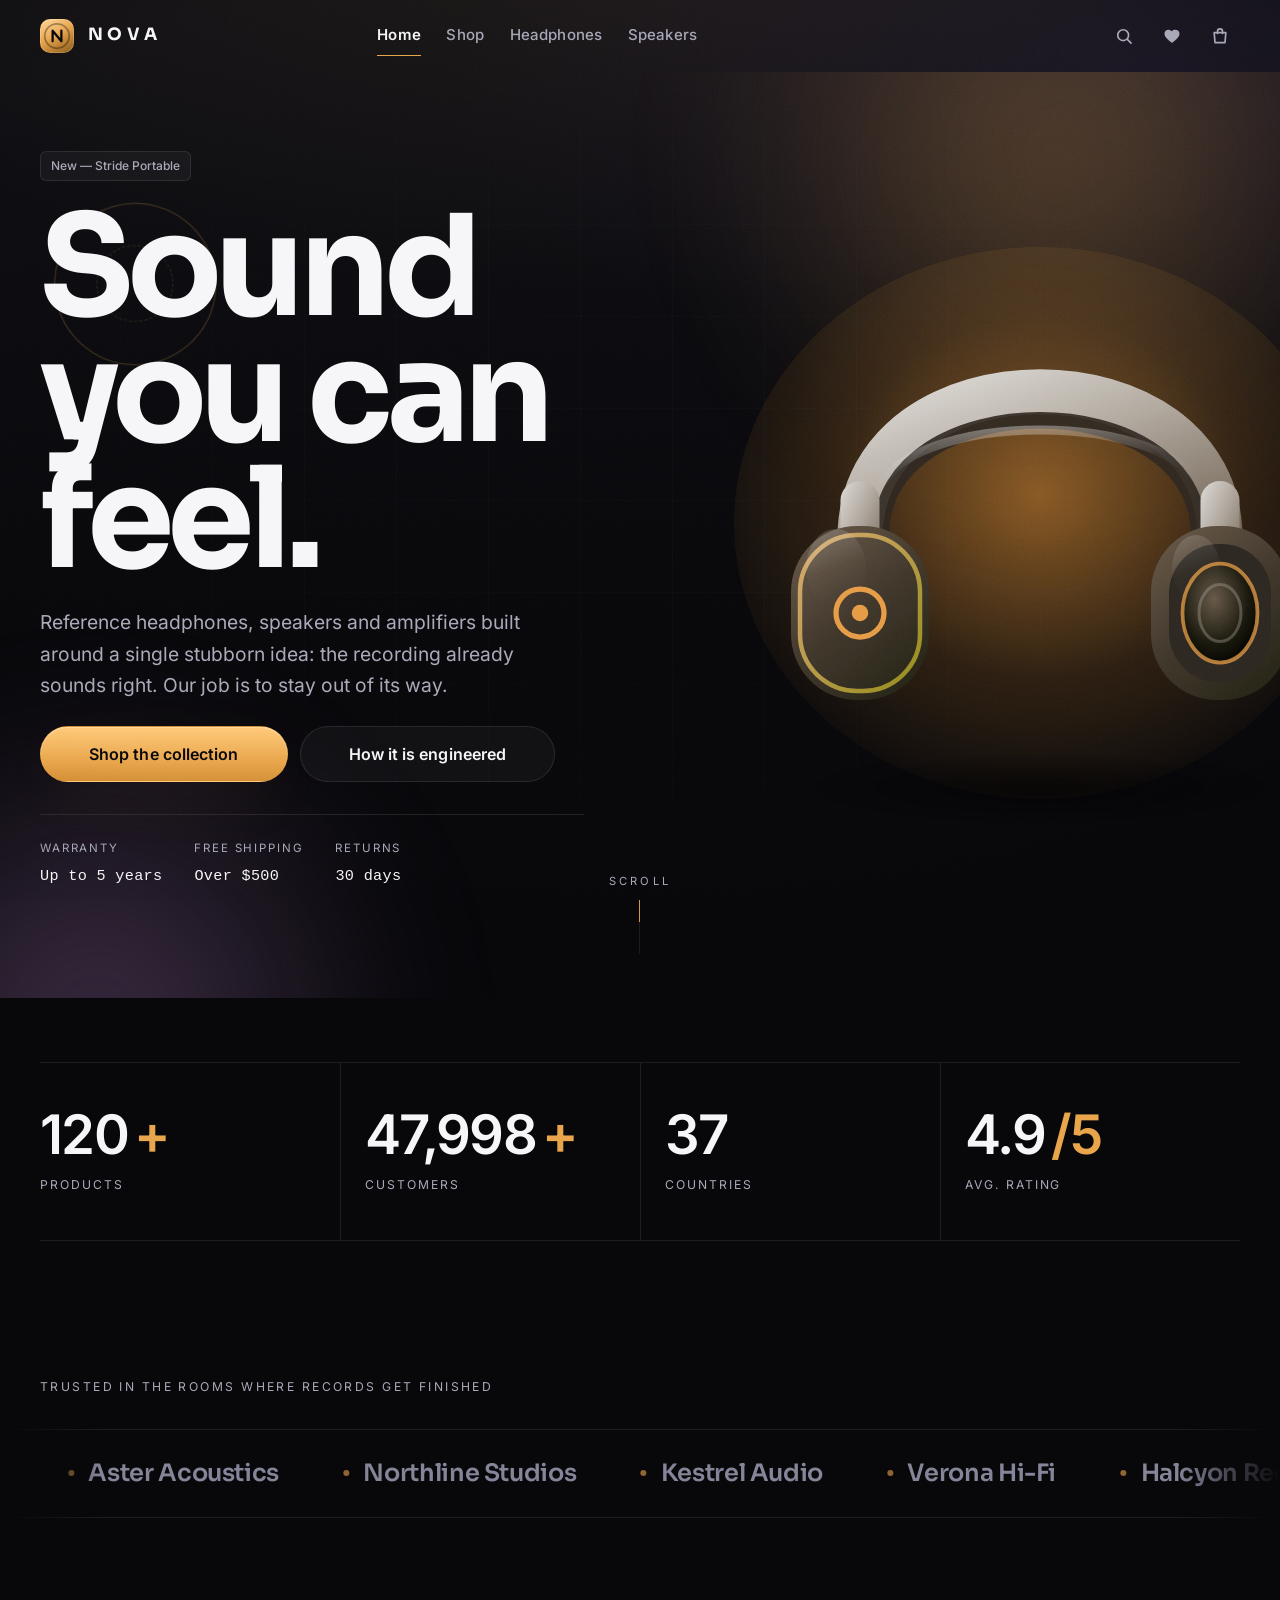
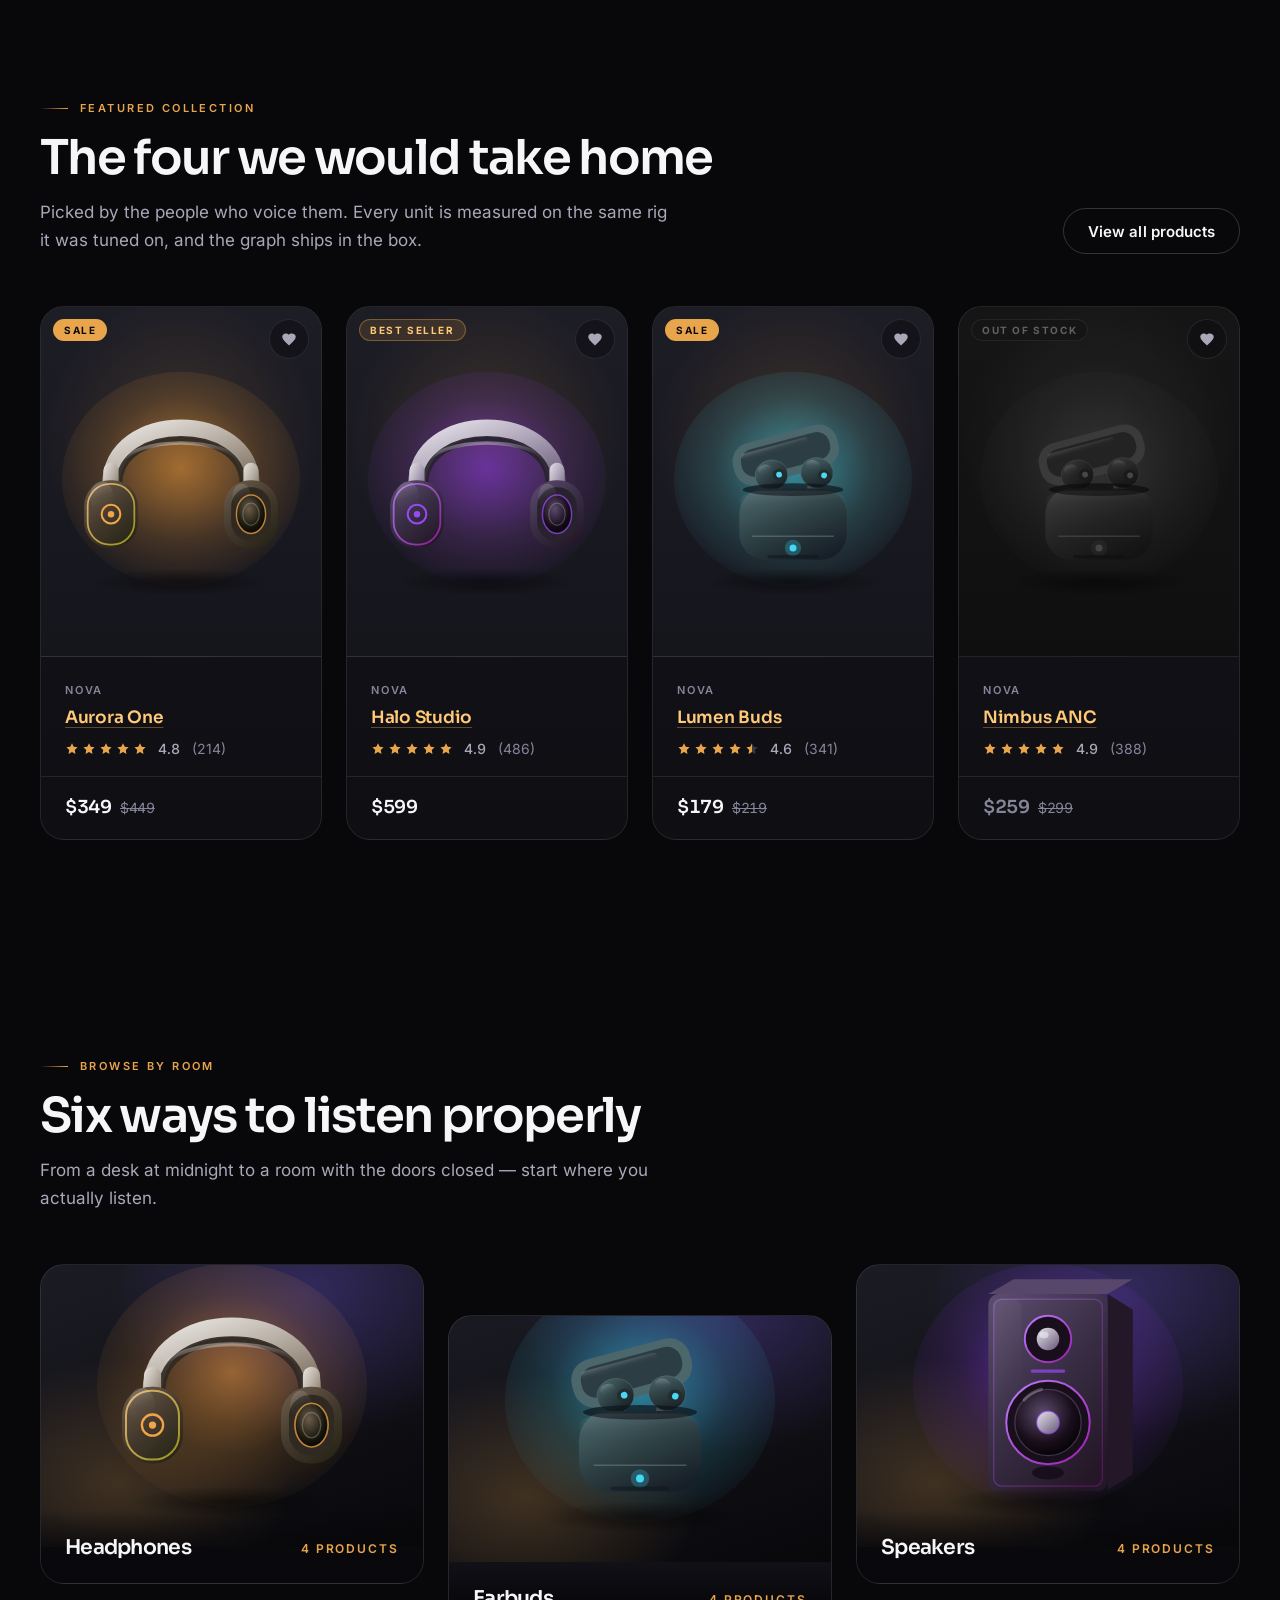
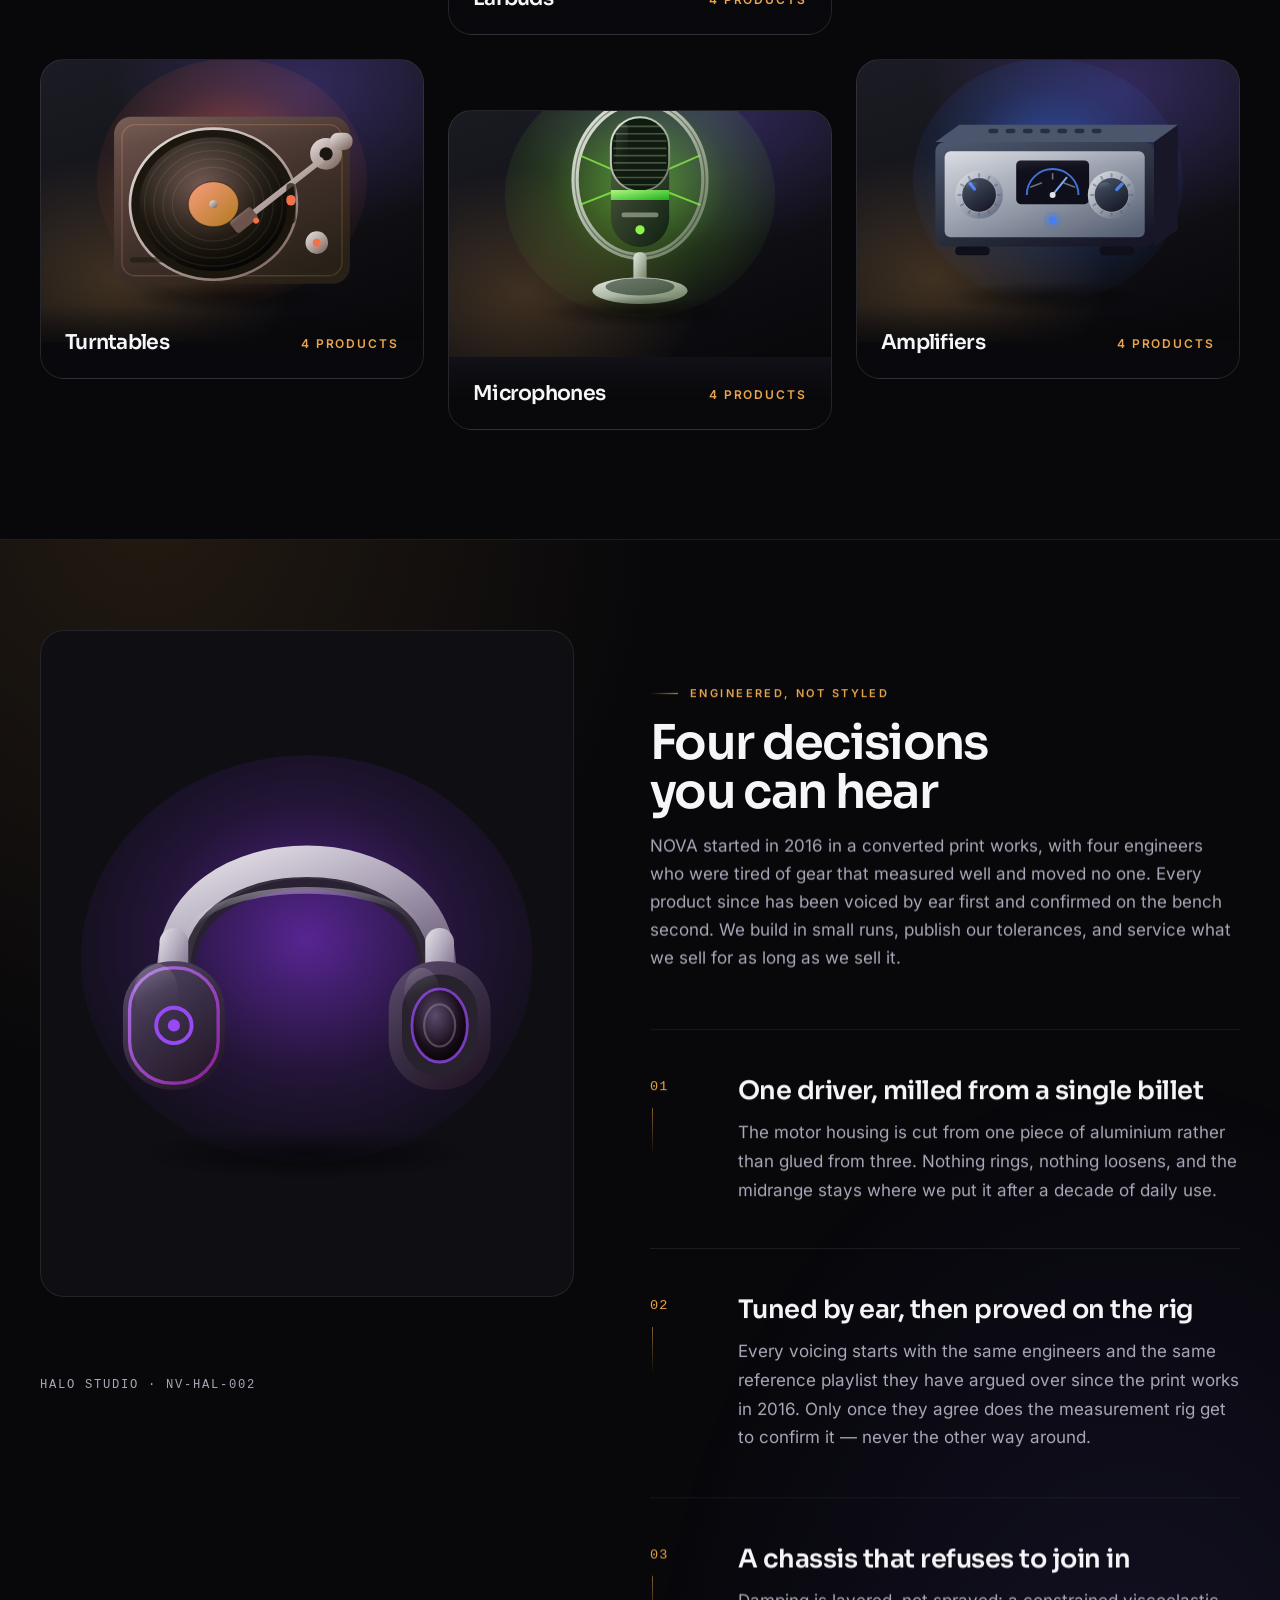
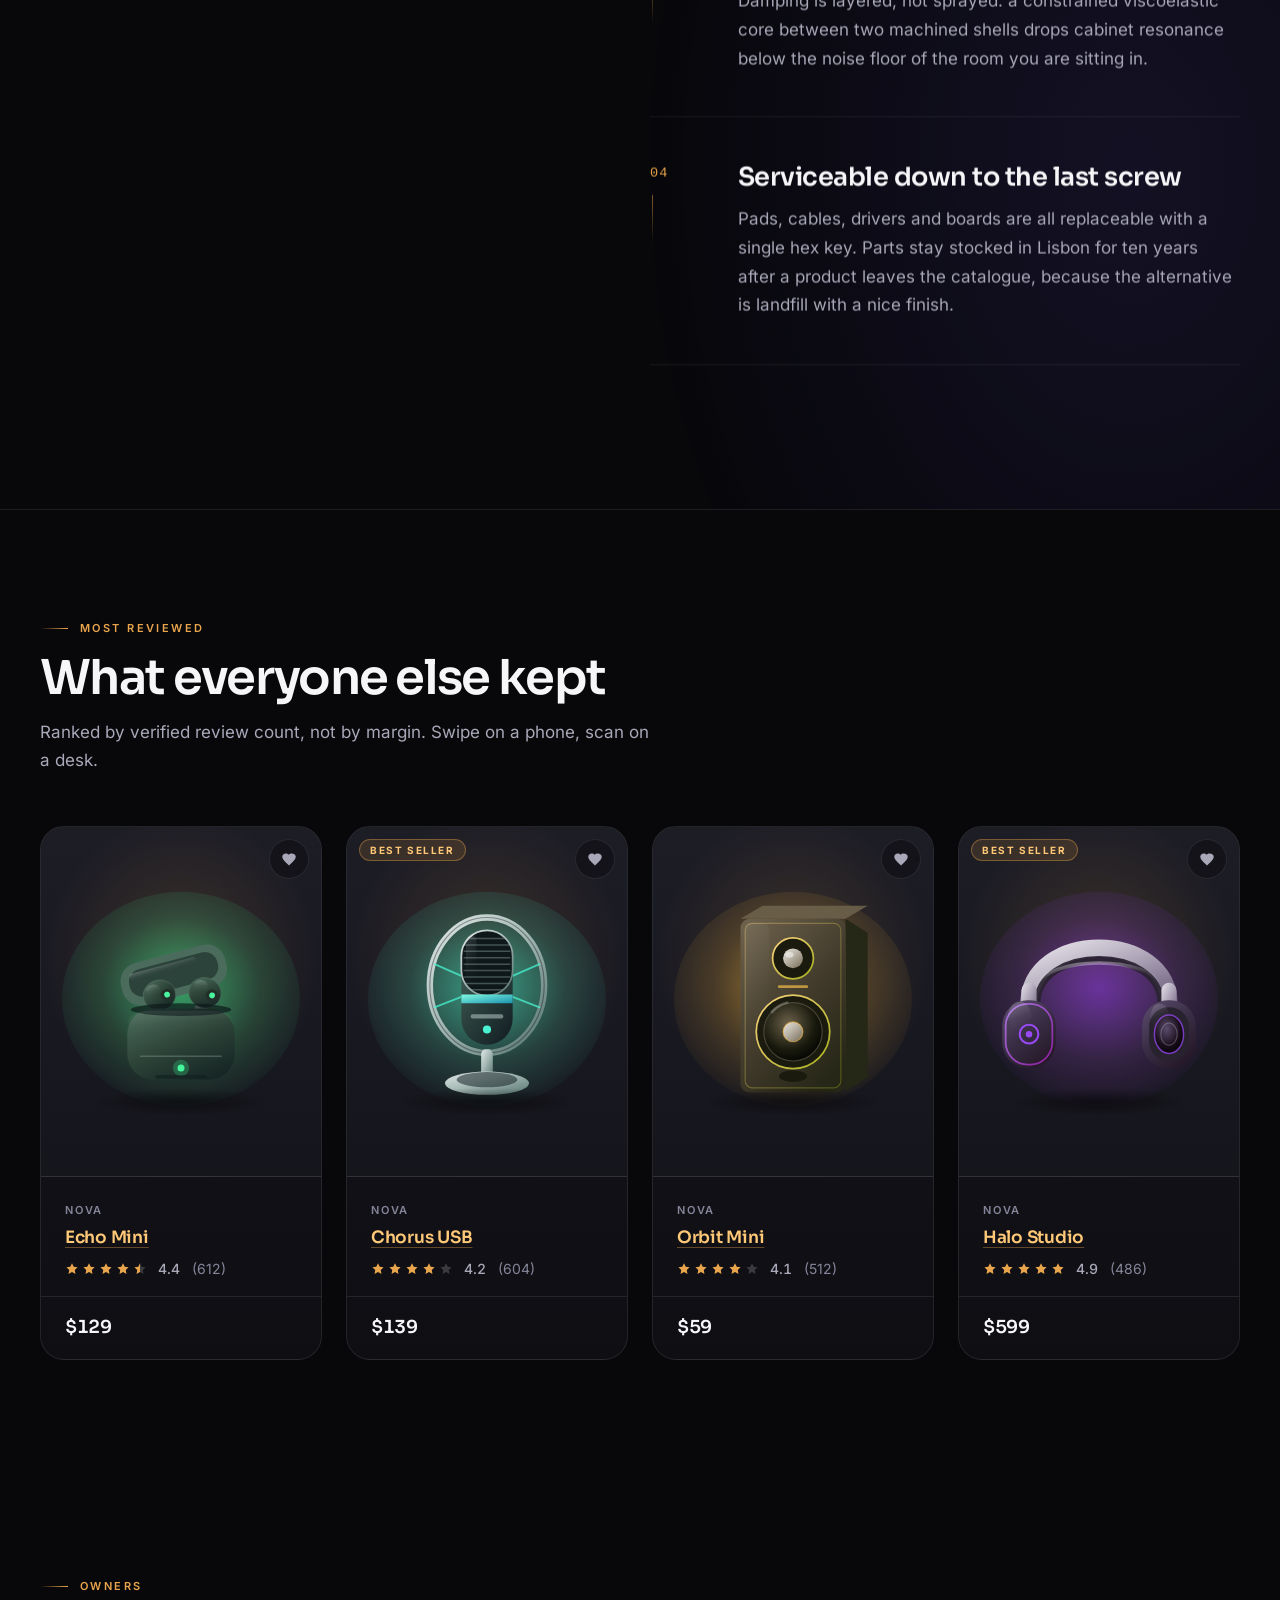
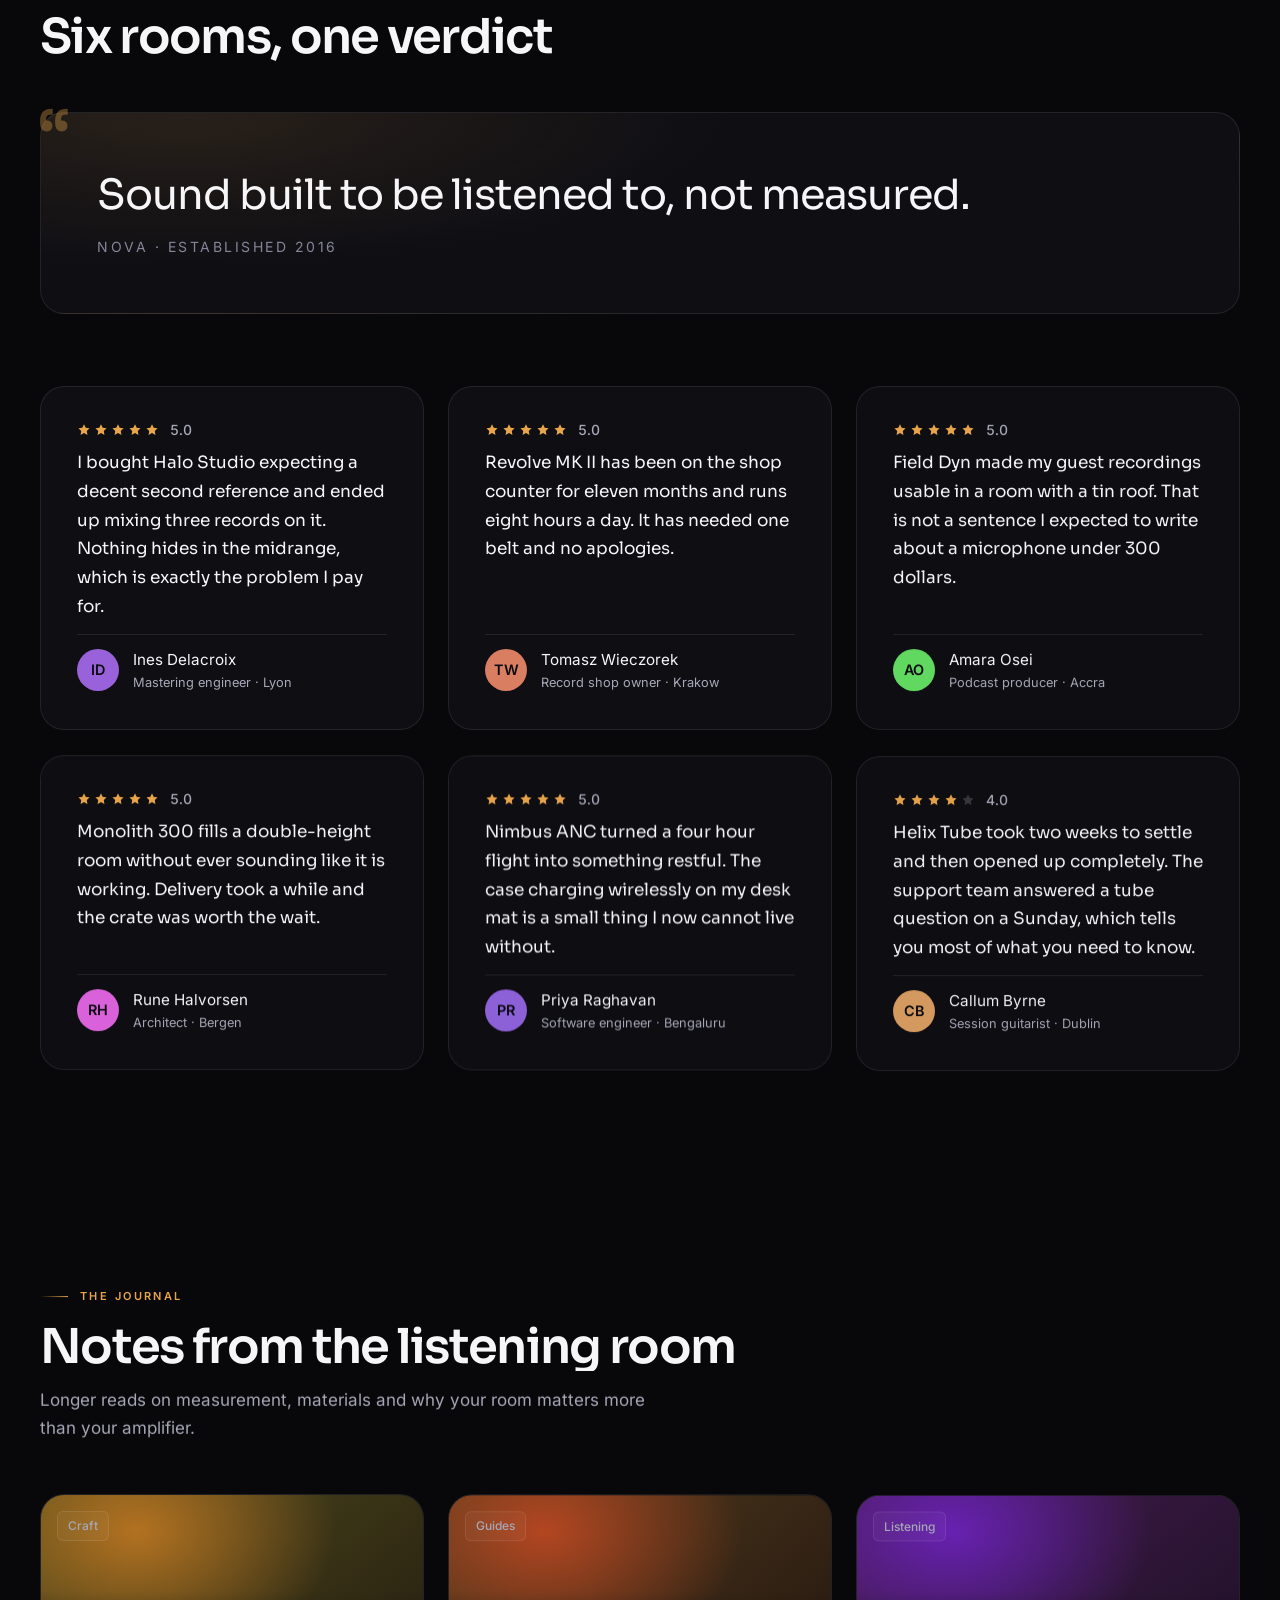
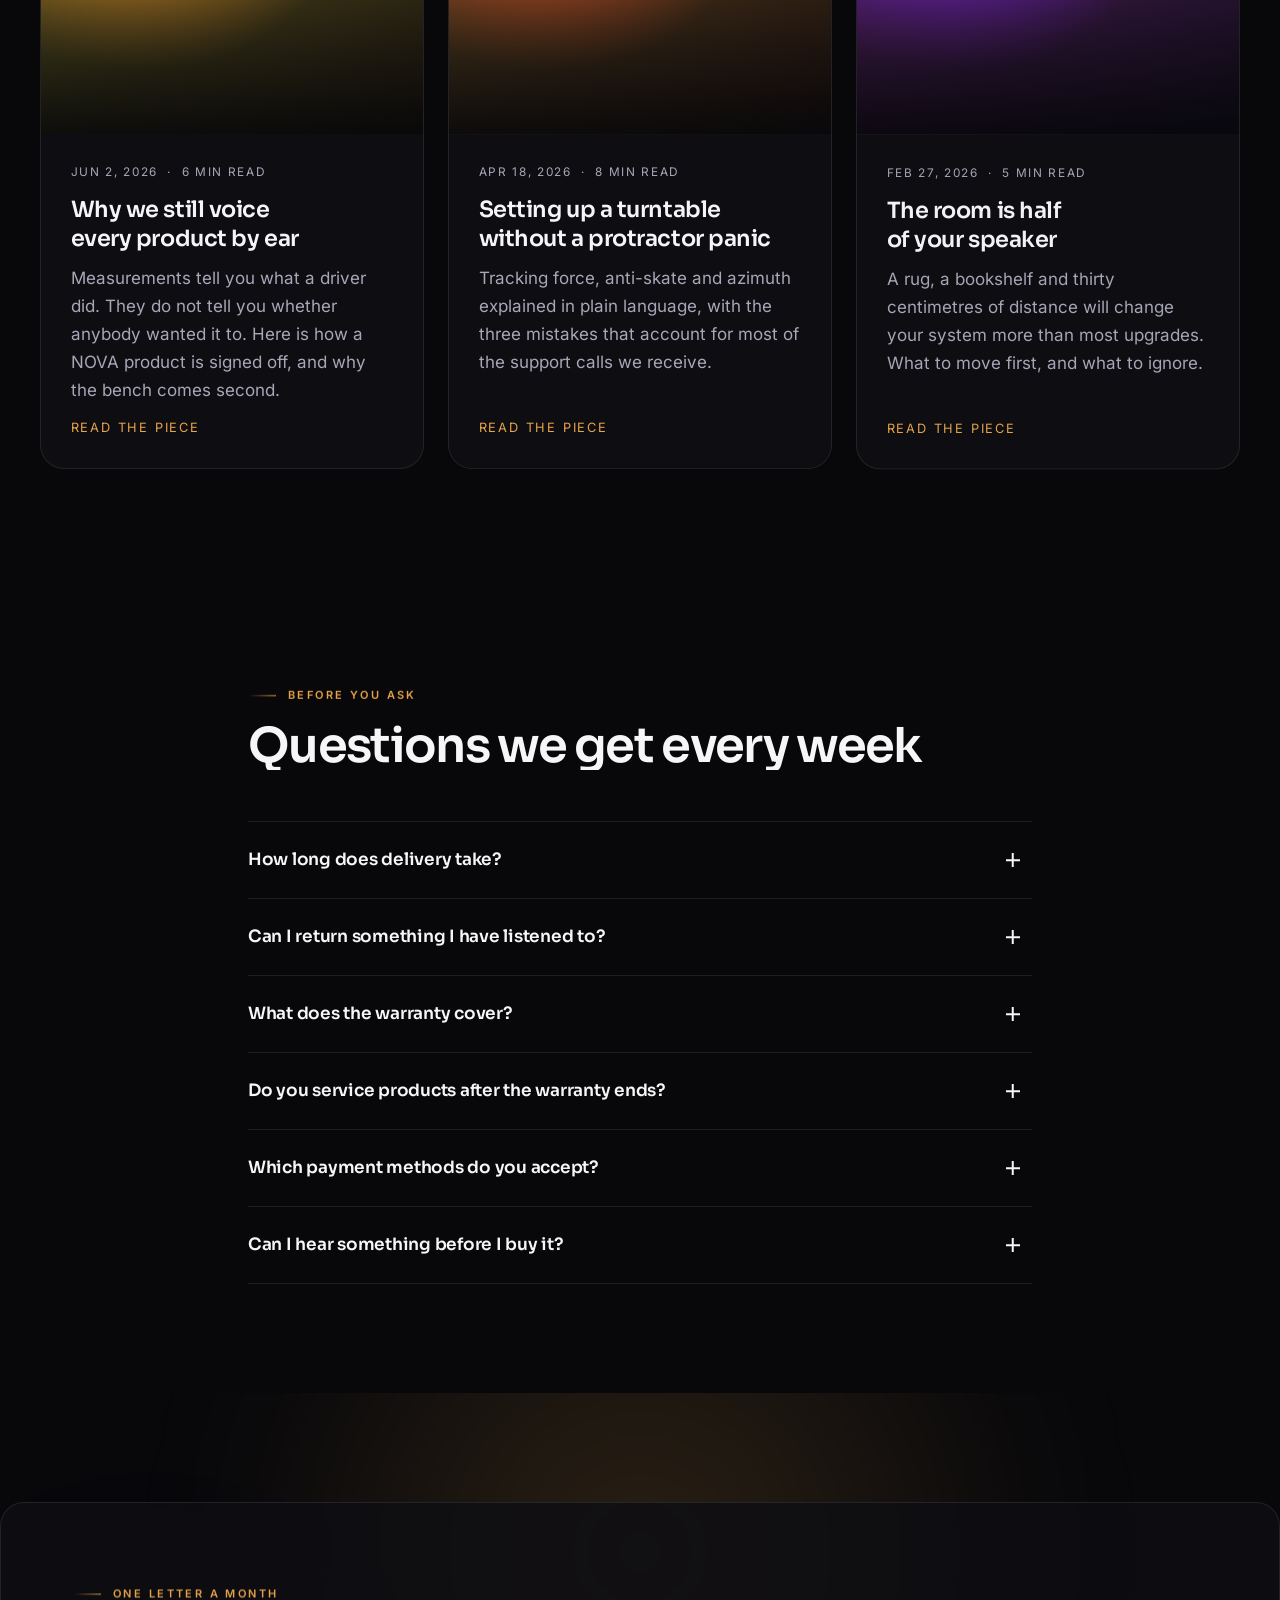
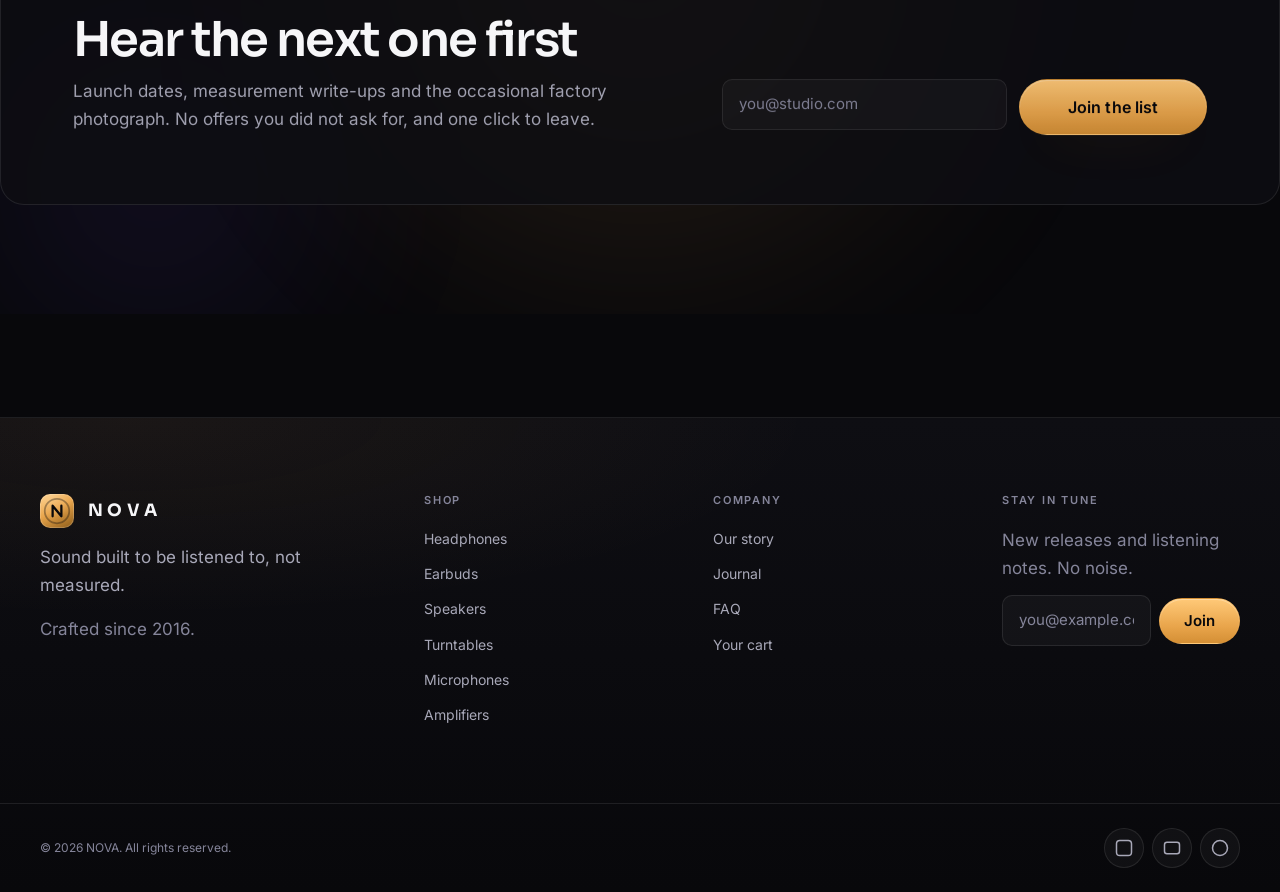
<file: index.html>
<!doctype html>
<html lang="en">
<head>
  <meta charset="utf-8">
  <meta name="viewport" content="width=device-width, initial-scale=1">
  <title>NOVA — Reference Audio for People Who Listen</title>
  <meta name="description" content="NOVA builds reference-grade headphones, speakers and amplifiers. Hand-tuned drivers, honest measurements and free shipping over $500 across the range.">
  <link rel="icon" href="data:image/svg+xml,%3Csvg%20xmlns='http://www.w3.org/2000/svg'%20viewBox='0%200%2032%2032'%3E%3Crect%20width='32'%20height='32'%20rx='8'%20fill='%230a0b0f'/%3E%3Cpath%20d='M10%2023V9l12%2014V9'%20fill='none'%20stroke='%23c9a227'%20stroke-width='2.6'%20stroke-linecap='round'%20stroke-linejoin='round'/%3E%3C/svg%3E">
  <link rel="stylesheet" href="assets/css/tokens.css">
  <link rel="stylesheet" href="assets/css/layout.css">
  <link rel="stylesheet" href="assets/css/components.css">
  <link rel="stylesheet" href="assets/css/page-home.css">
</head>
<body class="has-fixed-header page-home">
  <div class="noise" aria-hidden="true"></div>
  <a class="sr-only" href="#main">Skip to content</a>
  <header id="site-header"></header>

  <main id="main">

    <!-- 1. HERO -->
    <section class="home-hero" id="home-hero" aria-labelledby="home-hero-title">
      <div class="home-hero__layers" aria-hidden="true">
        <div class="home-hero__glow home-hero__glow--a" data-parallax="0.42"></div>
        <div class="home-hero__glow home-hero__glow--b" data-parallax="0.28"></div>
        <div class="home-hero__grid" data-parallax="0.34"></div>
        <div class="home-hero__art" id="home-hero-art" data-parallax="0.16"></div>
        <div class="home-hero__drift" id="home-hero-drift"></div>
      </div>

      <div class="container home-hero__inner">
        <!-- No [data-stagger] here: the children already carry their own
             reveal delays, and the split headline must stay the sole owner
             of its own animation. -->
        <div class="home-hero__content" data-parallax="0.05">
          <p class="tag home-hero__eyebrow" id="home-hero-eyebrow" data-reveal="up">New this season</p>
          <h1 class="home-hero__title" id="home-hero-title" data-split="chars">Sound you can feel.</h1>
          <p class="home-hero__lede" data-reveal="up" data-reveal-delay="0.12">
            Reference headphones, speakers and amplifiers built around a single stubborn idea:
            the recording already sounds right. Our job is to stay out of its way.
          </p>
          <div class="cluster home-hero__cta" data-reveal="up" data-reveal-delay="0.2">
            <a class="btn btn--primary btn--lg" href="shop.html" data-magnetic>Shop the collection</a>
            <button class="btn btn--ghost btn--lg" type="button" data-home-scroll="#home-engineered">
              How it is engineered
            </button>
          </div>
          <dl class="home-hero__meta" data-reveal="fade" data-reveal-delay="0.3">
            <div class="home-hero__metaItem">
              <dt class="u-dim">Warranty</dt>
              <dd class="u-mono">Up to 5 years</dd>
            </div>
            <div class="home-hero__metaItem">
              <dt class="u-dim">Free shipping</dt>
              <dd class="u-mono">Over $500</dd>
            </div>
            <div class="home-hero__metaItem">
              <dt class="u-dim">Returns</dt>
              <dd class="u-mono">30 days</dd>
            </div>
          </dl>
        </div>
      </div>

      <button class="home-hero__cue" type="button" data-home-scroll="#home-stats" aria-label="Scroll to the numbers behind NOVA">
        <span class="home-hero__cueLabel">Scroll</span>
        <span class="home-hero__cueLine" aria-hidden="true"></span>
      </button>
    </section>

    <!-- 2. STATS -->
    <section class="section section--tight home-stats" id="home-stats" aria-label="NOVA by the numbers">
      <div class="container">
        <div class="home-stats__grid" id="home-stats-grid" data-stagger></div>
      </div>
    </section>

    <!-- 3. PARTNER MARQUEE -->
    <section class="home-partners" aria-label="Studios and partners that use NOVA">
      <div class="container">
        <p class="home-partners__label u-dim" data-reveal="fade">Trusted in the rooms where records get finished</p>
      </div>
      <div class="marquee home-partners__marquee" data-marquee>
        <div class="marquee__track" id="home-partners-track"></div>
      </div>
    </section>

    <!-- 4. FEATURED COLLECTION -->
    <section class="section home-featured" id="home-featured" aria-labelledby="home-featured-title">
      <div class="container">
        <div class="section-head home-featured__head">
          <p class="section-head__eyebrow" data-reveal="up">Featured collection</p>
          <h2 class="section-head__title" id="home-featured-title" data-split="lines">The four we would take home</h2>
          <p class="section-head__text" data-reveal="up" data-reveal-delay="0.1">
            Picked by the people who voice them. Every unit is measured on the same rig it was
            tuned on, and the graph ships in the box.
          </p>
          <a class="btn btn--outline home-featured__all" href="shop.html" data-reveal="up" data-reveal-delay="0.16">
            View all products
          </a>
        </div>
        <div class="grid grid--4 home-featured__grid" id="home-featured-grid" data-stagger></div>
      </div>
    </section>

    <!-- 5. CATEGORIES -->
    <section class="section home-cats" id="home-categories" aria-labelledby="home-cats-title">
      <div class="container">
        <div class="section-head">
          <p class="section-head__eyebrow" data-reveal="up">Browse by room</p>
          <h2 class="section-head__title" id="home-cats-title" data-split="lines">Six ways to listen properly</h2>
          <p class="section-head__text" data-reveal="up" data-reveal-delay="0.1">
            From a desk at midnight to a room with the doors closed — start where you actually listen.
          </p>
        </div>
        <div class="grid grid--3 home-cats__grid" id="home-cats-grid" data-stagger></div>
      </div>
    </section>

    <!-- 6. EDITORIAL — ENGINEERED -->
    <section class="home-eng" id="home-engineered" aria-labelledby="home-eng-title">
      <div class="home-eng__bg" aria-hidden="true" data-parallax="0.38"></div>
      <div class="container home-eng__inner">
        <div class="home-eng__media">
          <div class="home-eng__sticky">
            <div class="home-eng__art" id="home-eng-art" data-parallax="0.12"></div>
            <p class="home-eng__caption u-mono u-dim" id="home-eng-caption"></p>
          </div>
        </div>
        <div class="home-eng__copy">
          <div class="section-head home-eng__head">
            <p class="section-head__eyebrow" data-reveal="up">Engineered, not styled</p>
            <h2 class="section-head__title" id="home-eng-title" data-split="lines">Four decisions you can hear</h2>
            <p class="section-head__text" id="home-eng-story" data-reveal="up" data-reveal-delay="0.1"></p>
          </div>
          <ol class="home-eng__steps">
            <li class="home-eng__step" data-reveal="up">
              <span class="home-eng__num u-mono" aria-hidden="true">01</span>
              <h3 class="home-eng__stepTitle">One driver, milled from a single billet</h3>
              <p class="home-eng__stepText">
                The motor housing is cut from one piece of aluminium rather than glued from three.
                Nothing rings, nothing loosens, and the midrange stays where we put it after a
                decade of daily use.
              </p>
            </li>
            <li class="home-eng__step" data-reveal="up" data-reveal-delay="0.08">
              <span class="home-eng__num u-mono" aria-hidden="true">02</span>
              <h3 class="home-eng__stepTitle">Tuned by ear, then proved on the rig</h3>
              <p class="home-eng__stepText">
                Every voicing starts with the same engineers and the same reference playlist they
                have argued over since the print works in 2016. Only once they agree does the
                measurement rig get to confirm it — never the other way around.
              </p>
            </li>
            <li class="home-eng__step" data-reveal="up" data-reveal-delay="0.16">
              <span class="home-eng__num u-mono" aria-hidden="true">03</span>
              <h3 class="home-eng__stepTitle">A chassis that refuses to join in</h3>
              <p class="home-eng__stepText">
                Damping is layered, not sprayed: a constrained viscoelastic core between two
                machined shells drops cabinet resonance below the noise floor of the room you are
                sitting in.
              </p>
            </li>
            <li class="home-eng__step" data-reveal="up" data-reveal-delay="0.24">
              <span class="home-eng__num u-mono" aria-hidden="true">04</span>
              <h3 class="home-eng__stepTitle">Serviceable down to the last screw</h3>
              <p class="home-eng__stepText">
                Pads, cables, drivers and boards are all replaceable with a single hex key. Parts
                stay stocked in Lisbon for ten years after a product leaves the catalogue, because
                the alternative is landfill with a nice finish.
              </p>
            </li>
          </ol>
        </div>
      </div>
    </section>

    <!-- 7. BESTSELLERS -->
    <section class="section home-best" id="home-bestsellers" aria-labelledby="home-best-title">
      <div class="container">
        <div class="section-head">
          <p class="section-head__eyebrow" data-reveal="up">Most reviewed</p>
          <h2 class="section-head__title" id="home-best-title" data-split="lines">What everyone else kept</h2>
          <p class="section-head__text" data-reveal="up" data-reveal-delay="0.1">
            Ranked by verified review count, not by margin. Swipe on a phone, scan on a desk.
          </p>
        </div>
      </div>
      <div class="home-best__rail">
        <div class="container home-best__track" id="home-best-track" data-stagger></div>
      </div>
    </section>

    <!-- 8. TESTIMONIALS -->
    <section class="section home-voices" id="home-voices" aria-labelledby="home-voices-title">
      <div class="container">
        <div class="section-head">
          <p class="section-head__eyebrow" data-reveal="up">Owners</p>
          <h2 class="section-head__title" id="home-voices-title" data-split="lines">Six rooms, one verdict</h2>
        </div>
        <blockquote class="home-voices__pull quote" data-reveal="up" id="home-voices-pull"></blockquote>
        <div class="grid grid--3 home-voices__grid" id="home-voices-grid" data-stagger></div>
      </div>
    </section>

    <!-- 9. JOURNAL -->
    <section class="section home-journal" id="home-journal" aria-labelledby="home-journal-title">
      <div class="container">
        <div class="section-head">
          <p class="section-head__eyebrow" data-reveal="up">The Journal</p>
          <h2 class="section-head__title" id="home-journal-title" data-split="lines">Notes from the listening room</h2>
          <p class="section-head__text" data-reveal="up" data-reveal-delay="0.1">
            Longer reads on measurement, materials and why your room matters more than your amplifier.
          </p>
        </div>
        <div class="grid grid--3 home-journal__grid" id="home-journal-grid" data-stagger></div>
      </div>
    </section>

    <!-- 10. FAQ -->
    <section class="section home-faq" id="home-faq" aria-labelledby="home-faq-title">
      <div class="container home-faq__inner">
        <div class="section-head home-faq__head">
          <p class="section-head__eyebrow" data-reveal="up">Before you ask</p>
          <h2 class="section-head__title" id="home-faq-title" data-split="lines">Questions we get every week</h2>
        </div>
        <div class="accordion home-faq__list" id="home-faq-list"></div>
      </div>
    </section>

    <!-- 11. NEWSLETTER -->
    <section class="section home-news" id="home-newsletter" aria-labelledby="home-news-title">
      <div class="home-news__glow" aria-hidden="true" data-parallax="0.3"></div>
      <div class="home-news__glow home-news__glow--b" aria-hidden="true" data-parallax="0.18"></div>
      <div class="container home-news__inner">
        <div class="home-news__copy">
          <p class="section-head__eyebrow" data-reveal="up">One letter a month</p>
          <h2 class="section-head__title" id="home-news-title" data-split="lines">Hear the next one first</h2>
          <p class="section-head__text" data-reveal="up" data-reveal-delay="0.1">
            Launch dates, measurement write-ups and the occasional factory photograph. No offers you
            did not ask for, and one click to leave.
          </p>
        </div>
        <form class="home-news__form" id="home-news-form" novalidate data-reveal="up" data-reveal-delay="0.16">
          <div class="field home-news__field" id="home-news-field">
            <label class="sr-only" for="home-news-email">Email address</label>
            <input class="field__input" id="home-news-email" name="email" type="email"
                   inputmode="email" autocomplete="email" placeholder="you@studio.com"
                   aria-describedby="home-news-error">
            <p class="field__error" id="home-news-error" role="alert"></p>
          </div>
          <button class="btn btn--primary btn--lg" type="submit" id="home-news-submit">Join the list</button>
        </form>
      </div>
    </section>

  </main>

  <footer id="site-footer"></footer>

  <script src="assets/vendor/gsap.min.js"></script>
  <script src="assets/vendor/ScrollTrigger.min.js"></script>
  <script src="assets/vendor/SplitText.min.js"></script>
  <script src="assets/vendor/ScrollToPlugin.min.js"></script>
  <script src="assets/js/data.js"></script>
  <script src="assets/js/store.js"></script>
  <script src="assets/js/ui.js"></script>
  <script src="assets/js/motion.js"></script>
  <script src="assets/js/page-home.js"></script>
</body>
</html>
</file>
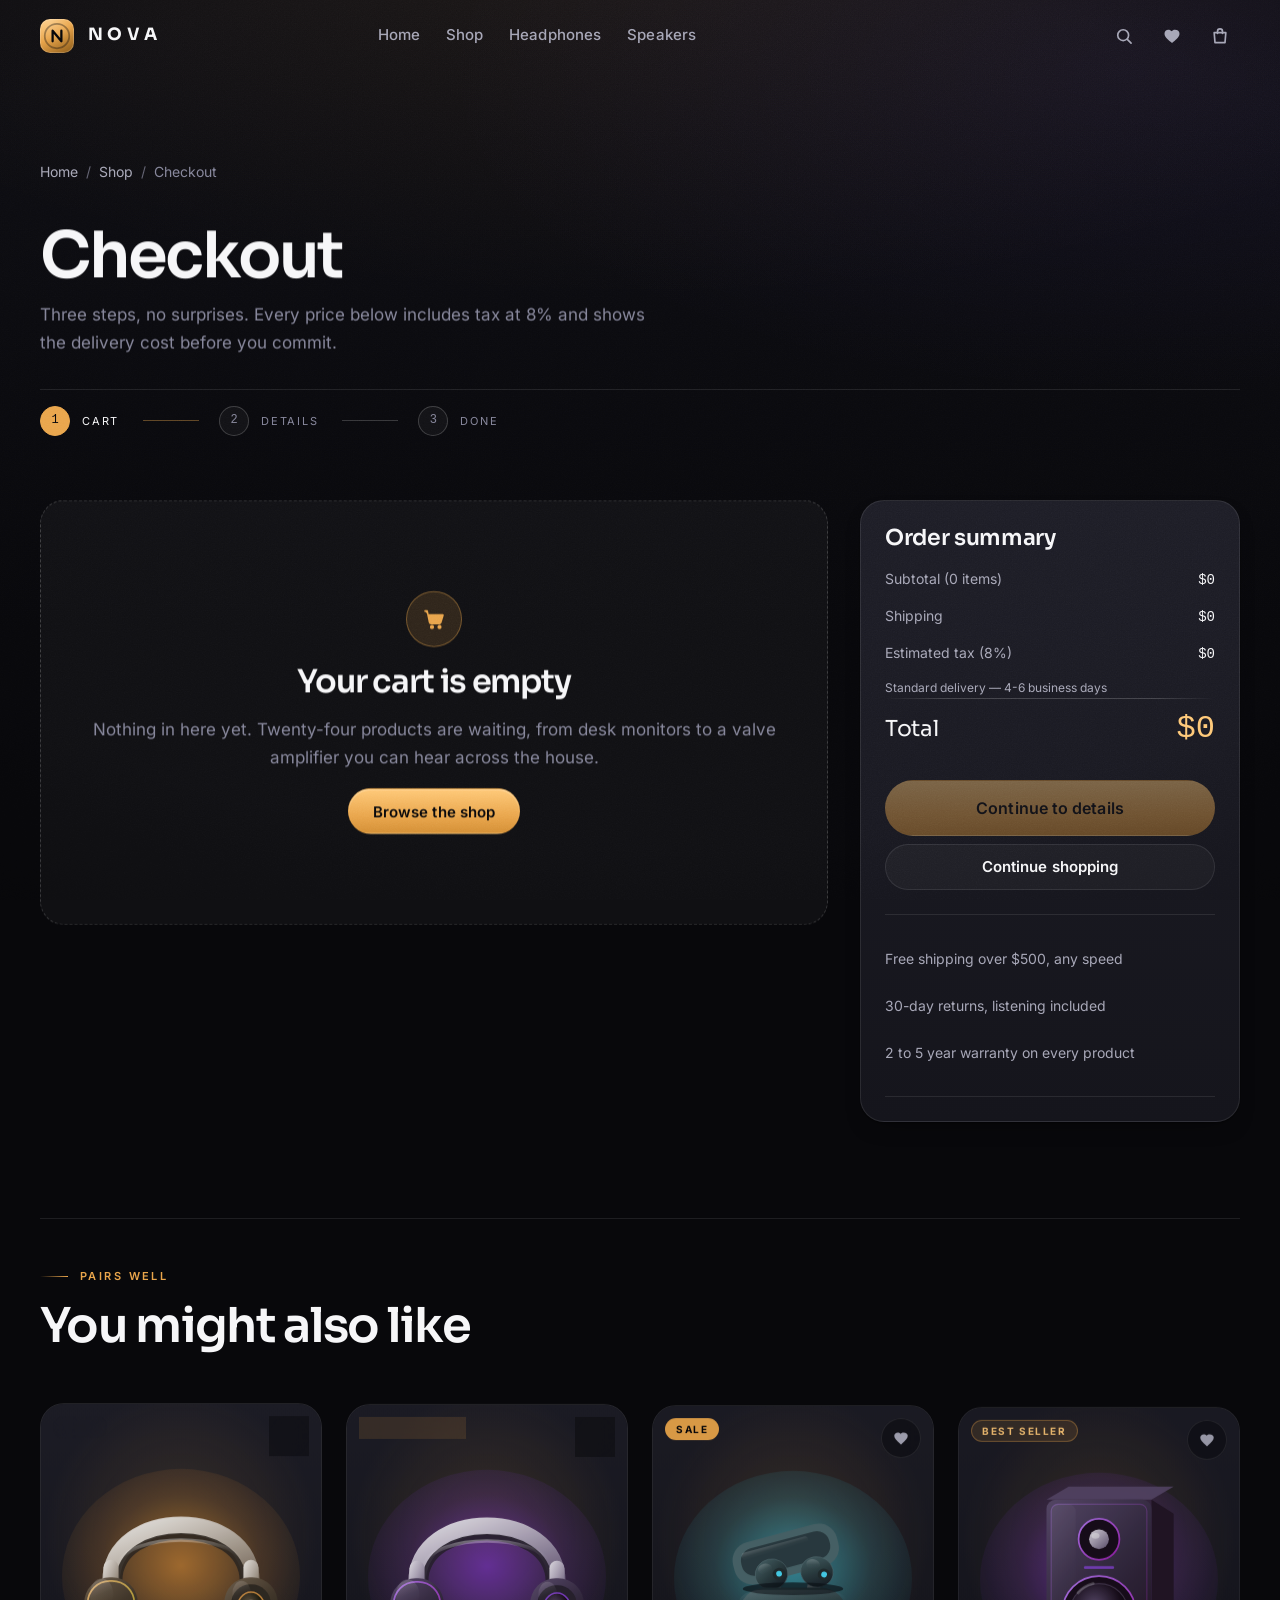
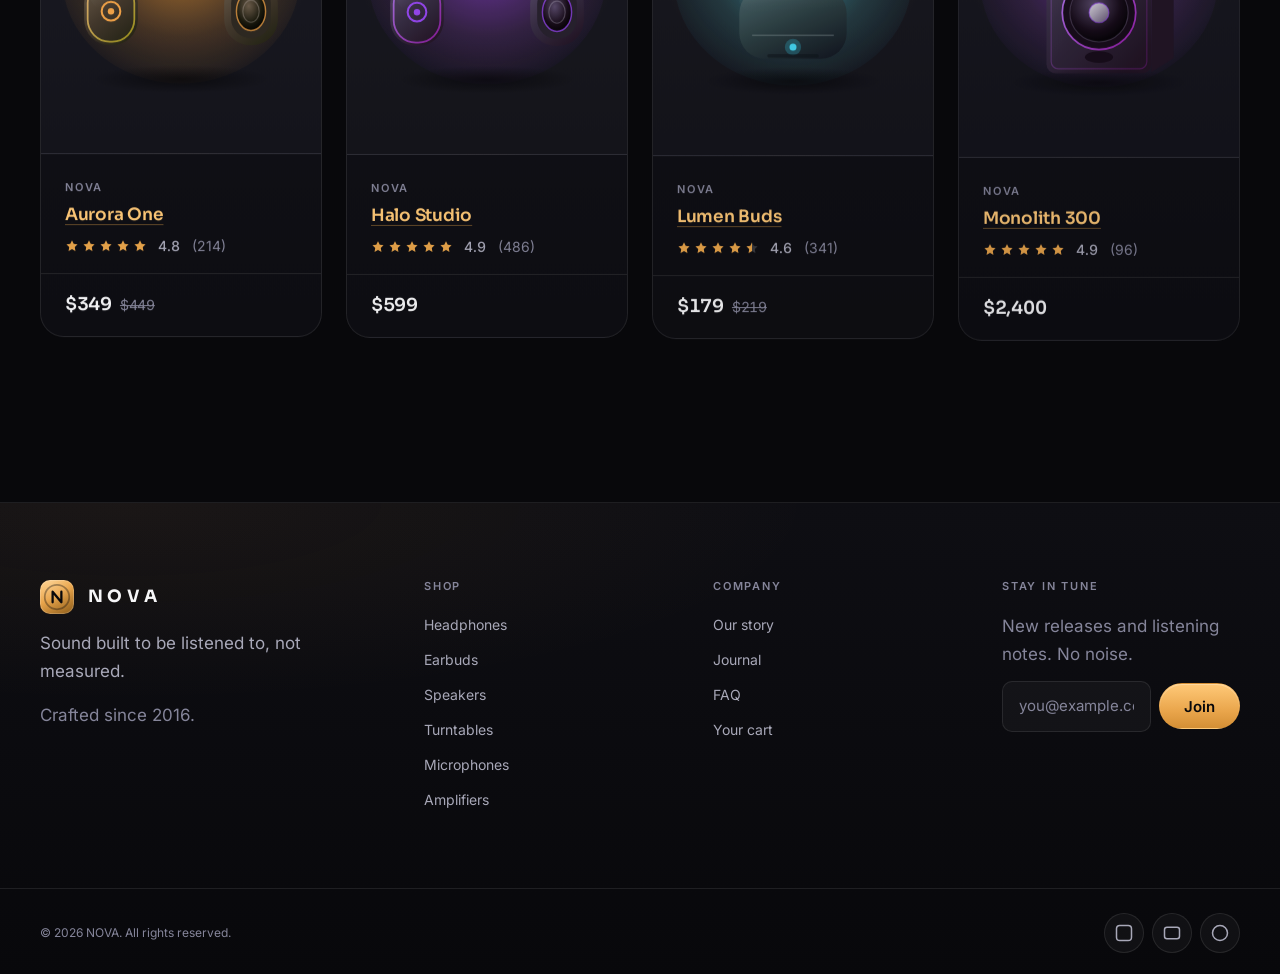
<file: cart.html>
<!doctype html>
<html lang="en">
<head>
  <meta charset="utf-8">
  <meta name="viewport" content="width=device-width, initial-scale=1">
  <title>Your cart — NOVA</title>
  <meta name="description" content="Review your NOVA cart, apply a promo code, pick a delivery speed and check out in three quick steps. Free shipping over $500, whichever speed you pick.">
  <link rel="icon" href="data:image/svg+xml,%3Csvg%20xmlns='http://www.w3.org/2000/svg'%20viewBox='0%200%2032%2032'%3E%3Crect%20width='32'%20height='32'%20rx='8'%20fill='%230a0b0f'/%3E%3Cpath%20d='M10%2023V9l12%2014V9'%20fill='none'%20stroke='%23c9a227'%20stroke-width='2.6'%20stroke-linecap='round'%20stroke-linejoin='round'/%3E%3C/svg%3E">
  <link rel="stylesheet" href="assets/css/tokens.css">
  <link rel="stylesheet" href="assets/css/layout.css">
  <link rel="stylesheet" href="assets/css/components.css">
  <link rel="stylesheet" href="assets/css/page-cart.css">
</head>
<body class="has-fixed-header page-cart">
  <div class="noise" aria-hidden="true"></div>
  <a class="sr-only" href="#main">Skip to content</a>
  <header id="site-header"></header>

  <main id="main">

    <!-- ==== PAGE HEAD + STEP INDICATOR ============================== -->
    <section class="section section--tight cart-head">
      <div class="container">
        <nav class="breadcrumbs" aria-label="Breadcrumb">
          <a class="breadcrumbs__link" href="index.html">Home</a>
          <span class="breadcrumbs__sep" aria-hidden="true">/</span>
          <a class="breadcrumbs__link" href="shop.html">Shop</a>
          <span class="breadcrumbs__sep" aria-hidden="true">/</span>
          <span aria-current="page">Checkout</span>
        </nav>

        <h1 class="cart-head__title" data-reveal="up">Checkout</h1>
        <p class="cart-head__lead u-muted" data-reveal="up" data-reveal-delay="0.08">
          Three steps, no surprises. Every price below includes tax at 8% and shows the delivery cost before you commit.
        </p>

        <ol class="cart-steps" id="cart-steps" aria-label="Checkout progress">
          <li class="cart-steps__item is-active" data-step="cart">
            <span class="cart-steps__dot" aria-hidden="true">1</span>
            <span class="cart-steps__label">Cart</span>
          </li>
          <li class="cart-steps__item" data-step="details">
            <span class="cart-steps__dot" aria-hidden="true">2</span>
            <span class="cart-steps__label">Details</span>
          </li>
          <li class="cart-steps__item" data-step="done">
            <span class="cart-steps__dot" aria-hidden="true">3</span>
            <span class="cart-steps__label">Done</span>
          </li>
        </ol>
      </div>
    </section>

    <!-- ==== STEP 1 — CART ========================================== -->
    <section class="section section--tight cart-step is-active" id="step-cart" data-step="cart" aria-labelledby="step-cart-title">
      <div class="container">
        <h2 class="sr-only" id="step-cart-title" tabindex="-1">Step 1 of 3 — your cart</h2>

        <div class="cart-layout">
          <div class="cart-main">

            <div class="cart-lines" id="cart-lines" data-reveal="up"></div>

            <div class="cart-panel cart-free" id="cart-free" data-reveal="up">
              <p class="cart-free__label" id="cart-free-label">Free shipping progress</p>
              <div class="progress" id="cart-free-track" role="progressbar" aria-valuemin="0" aria-valuemax="100" aria-valuenow="0" aria-label="Progress towards free shipping">
                <div class="progress__bar" id="cart-free-bar"></div>
              </div>
            </div>

            <div class="cart-panel cart-promo" data-reveal="up">
              <h3 class="cart-panel__title">Promo code</h3>
              <form class="cart-promo__form" id="promo-form" novalidate>
                <div class="field" data-field="promo">
                  <label class="field__label" for="promo-input">Enter a code</label>
                  <div class="field__control">
                    <input class="field__input u-mono" id="promo-input" name="promo" type="text" autocomplete="off" spellcheck="false" placeholder="NOVA10">
                  </div>
                  <p class="field__error" data-error-for="promo" role="alert"></p>
                </div>
                <button class="btn btn--outline" type="submit" id="promo-apply">Apply</button>
              </form>
              <div class="cart-promo__applied" id="promo-applied" hidden></div>
              <p class="cart-promo__hint-label u-dim">Demo codes you can try:</p>
              <div class="cart-promo__hints" id="promo-hints"></div>
            </div>

            <div class="cart-panel cart-ship" data-reveal="up">
              <h3 class="cart-panel__title">Delivery</h3>
              <div class="cart-ship__list" id="cart-ship-list" role="radiogroup" aria-label="Delivery method"></div>
            </div>

          </div>

          <aside class="cart-aside" aria-label="Order summary">
            <div class="cart-summary" id="summary-cart" data-reveal="up"></div>
          </aside>
        </div>

        <div class="cart-reco" id="cart-reco" hidden>
          <div class="section-head">
            <p class="section-head__eyebrow">Pairs well</p>
            <h2 class="section-head__title">You might also like</h2>
          </div>
          <div class="grid grid--4" id="cart-reco-grid" data-stagger="0.06"></div>
        </div>
      </div>
    </section>

    <!-- ==== STEP 2 — DETAILS ======================================= -->
    <section class="section section--tight cart-step" id="step-details" data-step="details" aria-labelledby="step-details-title">
      <div class="container">
        <h2 class="cart-section-title" id="step-details-title" tabindex="-1" data-step-in>Delivery and payment details</h2>

        <div class="cart-layout">
          <div class="cart-main" data-step-in>

            <p class="cart-alert" id="cart-alert" role="alert" hidden></p>

            <form class="cart-form" id="checkout-form" novalidate autocomplete="on">

              <fieldset class="cart-form__block">
                <legend class="cart-panel__title">Who is this order for?</legend>
                <div class="cart-form__grid">
                  <div class="field" data-field="fullName">
                    <label class="field__label" for="f-name">Full name</label>
                    <div class="field__control">
                      <input class="field__input" id="f-name" name="fullName" type="text" autocomplete="name" placeholder="Ada Lovelace">
                    </div>
                    <p class="field__error" data-error-for="fullName" role="alert"></p>
                  </div>

                  <div class="field" data-field="email">
                    <label class="field__label" for="f-email">Email</label>
                    <div class="field__control">
                      <input class="field__input" id="f-email" name="email" type="email" autocomplete="email" placeholder="you@example.com">
                    </div>
                    <p class="field__hint">Your order confirmation and tracking link go here.</p>
                    <p class="field__error" data-error-for="email" role="alert"></p>
                  </div>

                  <div class="field" data-field="phone">
                    <label class="field__label" for="f-phone">Phone</label>
                    <div class="field__control">
                      <input class="field__input" id="f-phone" name="phone" type="tel" autocomplete="tel" placeholder="+1 555 0134">
                    </div>
                    <p class="field__hint">The courier calls this number before delivery.</p>
                    <p class="field__error" data-error-for="phone" role="alert"></p>
                  </div>
                </div>
              </fieldset>

              <fieldset class="cart-form__block">
                <legend class="cart-panel__title">Where should it go?</legend>
                <div class="cart-form__grid">
                  <div class="field" data-field="country">
                    <label class="field__label" for="f-country">Country</label>
                    <div class="field__control">
                      <select class="field__select" id="f-country" name="country" autocomplete="country-name">
                        <option value="" selected>Choose a country</option>
                        <option value="Australia">Australia</option>
                        <option value="Austria">Austria</option>
                        <option value="Belgium">Belgium</option>
                        <option value="Brazil">Brazil</option>
                        <option value="Canada">Canada</option>
                        <option value="Denmark">Denmark</option>
                        <option value="Finland">Finland</option>
                        <option value="France">France</option>
                        <option value="Germany">Germany</option>
                        <option value="Ireland">Ireland</option>
                        <option value="Italy">Italy</option>
                        <option value="Japan">Japan</option>
                        <option value="Mexico">Mexico</option>
                        <option value="Netherlands">Netherlands</option>
                        <option value="New Zealand">New Zealand</option>
                        <option value="Norway">Norway</option>
                        <option value="Poland">Poland</option>
                        <option value="Portugal">Portugal</option>
                        <option value="Singapore">Singapore</option>
                        <option value="Spain">Spain</option>
                        <option value="Sweden">Sweden</option>
                        <option value="Switzerland">Switzerland</option>
                        <option value="United Kingdom">United Kingdom</option>
                        <option value="United States">United States</option>
                      </select>
                    </div>
                    <p class="field__error" data-error-for="country" role="alert"></p>
                  </div>

                  <div class="field" data-field="city">
                    <label class="field__label" for="f-city">City</label>
                    <div class="field__control">
                      <input class="field__input" id="f-city" name="city" type="text" autocomplete="address-level2" placeholder="Lisbon">
                    </div>
                    <p class="field__error" data-error-for="city" role="alert"></p>
                  </div>

                  <div class="field cart-form__full" data-field="address">
                    <label class="field__label" for="f-address">Street address</label>
                    <div class="field__control">
                      <input class="field__input" id="f-address" name="address" type="text" autocomplete="street-address" placeholder="Rua da Prata 118, 3rd floor">
                    </div>
                    <p class="field__error" data-error-for="address" role="alert"></p>
                  </div>

                  <div class="field" data-field="zip">
                    <label class="field__label" for="f-zip">Postal code</label>
                    <div class="field__control">
                      <input class="field__input" id="f-zip" name="zip" type="text" autocomplete="postal-code" placeholder="1100-052">
                    </div>
                    <p class="field__error" data-error-for="zip" role="alert"></p>
                  </div>
                </div>
              </fieldset>

              <fieldset class="cart-form__block field cart-pay" data-field="method">
                <legend class="cart-panel__title">How would you like to pay?</legend>
                <div class="cart-pay__list">
                  <label class="radio-card is-active">
                    <input type="radio" name="method" value="card" checked>
                    <span class="radio-card__title">Card</span>
                    <span class="radio-card__meta">Visa, Mastercard, American Express</span>
                  </label>
                  <label class="radio-card">
                    <input type="radio" name="method" value="paypal">
                    <span class="radio-card__title">PayPal</span>
                    <span class="radio-card__meta">Approve in your PayPal account</span>
                  </label>
                  <label class="radio-card">
                    <input type="radio" name="method" value="cod">
                    <span class="radio-card__title">Cash on delivery</span>
                    <span class="radio-card__meta">Pay the courier at your door</span>
                  </label>
                </div>
                <p class="cart-pay__note" id="pay-note"></p>
                <p class="field__error" data-error-for="method" role="alert"></p>
              </fieldset>

              <fieldset class="cart-form__block">
                <legend class="cart-panel__title">Anything we should know?</legend>
                <div class="field" data-field="note">
                  <label class="field__label" for="f-note">Order note <span class="u-dim">(optional)</span></label>
                  <div class="field__control">
                    <textarea class="field__textarea" id="f-note" name="note" rows="3" placeholder="Buzzer is broken — please call on arrival."></textarea>
                  </div>
                  <p class="field__hint">Delivery instructions, a gift message, or a quieter time to knock.</p>
                </div>

                <div class="field cart-form__terms" data-field="terms">
                  <label class="checkbox">
                    <input type="checkbox" name="terms" id="f-terms">
                    <span class="checkbox__box" aria-hidden="true"></span>
                    <span>I agree to the NOVA terms of sale, the 30-day return policy and the privacy notice.</span>
                  </label>
                  <p class="field__error" data-error-for="terms" role="alert"></p>
                </div>
              </fieldset>

              <div class="cart-form__actions">
                <button class="btn btn--ghost" type="button" id="back-to-cart">Back to cart</button>
                <button class="btn btn--primary btn--lg" type="submit" id="place-order">Place order</button>
              </div>
            </form>
          </div>

          <aside class="cart-aside" aria-label="Order summary" data-step-in>
            <div class="cart-recap is-collapsed" id="recap-wrap">
              <button class="cart-recap__toggle" type="button" id="recap-toggle" aria-expanded="false" aria-controls="summary-details">
                <span>Order summary</span>
                <span class="cart-recap__amount" data-total="total">&mdash;</span>
              </button>
              <div class="cart-summary" id="summary-details"></div>
            </div>
          </aside>
        </div>
      </div>
    </section>

    <!-- ==== STEP 3 — CONFIRMATION ================================== -->
    <section class="section section--tight cart-step" id="step-done" data-step="done" aria-labelledby="step-done-title">
      <div class="container">
        <div class="cart-done" id="cart-done">
          <div class="cart-done__stage">
            <div class="cart-done__burst" id="done-burst" aria-hidden="true"></div>
            <div class="cart-done__badge" id="done-badge" aria-hidden="true">
              <svg viewBox="0 0 48 48" width="34" height="34" fill="none" stroke="currentColor" stroke-width="4" stroke-linecap="round" stroke-linejoin="round">
                <path d="M12 25l9 9 15-19"></path>
              </svg>
            </div>
          </div>
          <h2 class="cart-done__title" id="step-done-title" tabindex="-1">Order confirmed</h2>
          <div id="done-body"></div>
        </div>
      </div>
    </section>

  </main>

  <footer id="site-footer"></footer>

  <script src="assets/vendor/gsap.min.js"></script>
  <script src="assets/vendor/ScrollTrigger.min.js"></script>
  <script src="assets/vendor/SplitText.min.js"></script>
  <script src="assets/vendor/ScrollToPlugin.min.js"></script>
  <script src="assets/js/data.js"></script>
  <script src="assets/js/store.js"></script>
  <script src="assets/js/ui.js"></script>
  <script src="assets/js/motion.js"></script>
  <script src="assets/js/page-cart.js"></script>
</body>
</html>
</file>
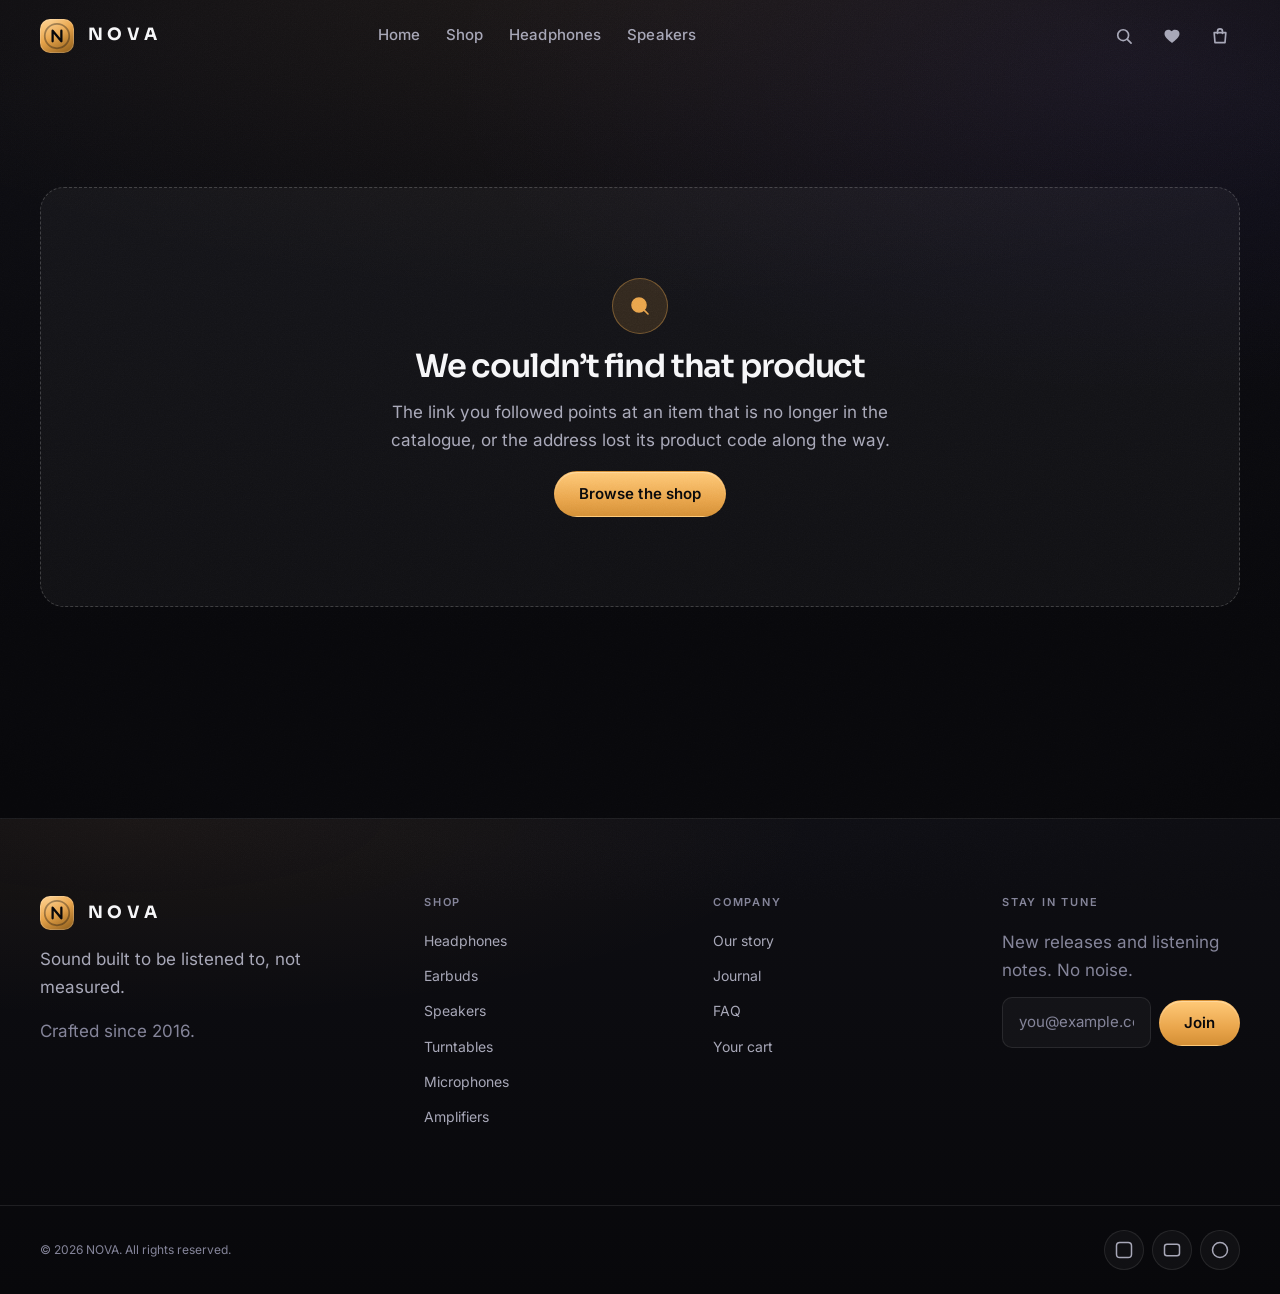
<file: product.html>
<!doctype html>
<html lang="en">
<head>
  <meta charset="utf-8">
  <meta name="viewport" content="width=device-width, initial-scale=1">
  <title>Product — NOVA</title>
  <meta name="description" content="Full detail on a NOVA audio product: gallery, colour options, specifications, verified owner reviews, delivery estimates and the gear that pairs with it.">
  <link rel="icon" href="data:image/svg+xml,%3Csvg xmlns='http://www.w3.org/2000/svg' viewBox='0 0 32 32'%3E%3Crect width='32' height='32' rx='8' fill='%230E0E13'/%3E%3Cpath d='M9 23V9h3.2l7.6 9.1V9H23v14h-3.2l-7.6-9.1V23z' fill='%23E9A54B'/%3E%3C/svg%3E">
  <link rel="stylesheet" href="assets/css/tokens.css">
  <link rel="stylesheet" href="assets/css/layout.css">
  <link rel="stylesheet" href="assets/css/components.css">
  <link rel="stylesheet" href="assets/css/page-product.css">
</head>
<body class="has-fixed-header page-product">
  <div class="noise" aria-hidden="true"></div>
  <a class="sr-only" href="#main">Skip to content</a>
  <header id="site-header"></header>

  <main id="main">

    <!-- ===================================================================
         NOT FOUND — shown by page-product.js when ?id= is missing or unknown
         =================================================================== -->
    <section class="section pdp-missing" id="pdp-missing" hidden>
      <div class="container">
        <div class="empty-state">
          <span class="empty-state__icon" aria-hidden="true">
            <svg viewBox="0 0 24 24" fill="none" stroke="currentColor" stroke-width="1.6" stroke-linecap="round" stroke-linejoin="round">
              <circle cx="11" cy="11" r="7"></circle>
              <path d="M20 20l-3.6-3.6M8.6 8.6l4.8 4.8"></path>
            </svg>
          </span>
          <h1>We couldn&rsquo;t find that product</h1>
          <p>The link you followed points at an item that is no longer in the catalogue, or the address lost its product code along the way.</p>
          <a class="btn btn--primary" href="shop.html">Browse the shop</a>
        </div>
      </div>
    </section>

    <!-- ===================================================================
         PRODUCT — every mount point below is filled by page-product.js
         =================================================================== -->
    <div id="pdp-product" hidden>

      <!-- Gallery + buy box ------------------------------------------- -->
      <section class="section section--tight pdp-top">
        <div class="container">
          <nav aria-label="Breadcrumb">
            <ol class="breadcrumbs" id="pdp-crumbs"></ol>
          </nav>

          <div class="pdp-layout">
            <div class="pdp-gallery" data-reveal="left">
              <div id="pdp-gallery"></div>
            </div>

            <div class="pdp-buybox" data-reveal="right" data-reveal-delay="0.08">
              <div id="pdp-buybox"></div>

              <ul class="trust pdp-trust">
                <li class="trust__item">
                  <svg viewBox="0 0 24 24" fill="none" stroke="currentColor" stroke-width="1.6" stroke-linecap="round" stroke-linejoin="round" aria-hidden="true">
                    <path d="M12 3l7 3v5.5c0 4.2-2.9 8.1-7 9.5-4.1-1.4-7-5.3-7-9.5V6z"></path>
                    <path d="M9.2 12.2l2 2 3.6-3.9"></path>
                  </svg>
                  <span><strong>2-year warranty</strong>Extendable to 5 years</span>
                </li>
                <li class="trust__item">
                  <svg viewBox="0 0 24 24" fill="none" stroke="currentColor" stroke-width="1.6" stroke-linecap="round" stroke-linejoin="round" aria-hidden="true">
                    <path d="M4 8.5A8 8 0 0 1 19.5 10"></path>
                    <path d="M20 15.5A8 8 0 0 1 4.5 14"></path>
                    <path d="M4 4.5v4h4M20 19.5v-4h-4"></path>
                  </svg>
                  <span><strong>30-day returns</strong>Unworn, we pay the label</span>
                </li>
                <li class="trust__item">
                  <svg viewBox="0 0 24 24" fill="none" stroke="currentColor" stroke-width="1.6" stroke-linecap="round" stroke-linejoin="round" aria-hidden="true">
                    <rect x="4" y="10" width="16" height="10" rx="2"></rect>
                    <path d="M8 10V7.5a4 4 0 0 1 8 0V10"></path>
                  </svg>
                  <span><strong>Secure checkout</strong>Card, PayPal or on delivery</span>
                </li>
              </ul>
            </div>
          </div>
        </div>
      </section>

      <!-- Feature strip ----------------------------------------------- -->
      <section class="section section--tight pdp-featureband" id="pdp-featureband">
        <div class="pdp-featureband__glow" data-parallax="0.22" aria-hidden="true"></div>
        <div class="container">
          <div class="section-head">
            <p class="section-head__eyebrow">Built in</p>
            <h2 class="section-head__title" id="pdp-features-title"></h2>
          </div>
          <ol class="pdp-features" id="pdp-features" data-stagger></ol>
        </div>
      </section>

      <!-- Tabs --------------------------------------------------------- -->
      <section class="section section--tight" id="pdp-detail">
        <div class="container">
          <div class="tabs" role="tablist" aria-label="Product detail" id="pdp-tablist">
            <button type="button" class="tab is-active" role="tab" id="pdp-tab-description"
                    aria-controls="pdp-panel-description" aria-selected="true" data-tab="description">Description</button>
            <button type="button" class="tab" role="tab" id="pdp-tab-specs" tabindex="-1"
                    aria-controls="pdp-panel-specs" aria-selected="false" data-tab="specs">Specifications</button>
            <button type="button" class="tab" role="tab" id="pdp-tab-reviews" tabindex="-1"
                    aria-controls="pdp-panel-reviews" aria-selected="false" data-tab="reviews">Reviews</button>
            <button type="button" class="tab" role="tab" id="pdp-tab-shipping" tabindex="-1"
                    aria-controls="pdp-panel-shipping" aria-selected="false" data-tab="shipping">Shipping &amp; Returns</button>
          </div>

          <div class="tabpanel pdp-panel" role="tabpanel" id="pdp-panel-description"
               aria-labelledby="pdp-tab-description" tabindex="0">
            <div class="pdp-prose" id="pdp-description"></div>
          </div>

          <div class="tabpanel pdp-panel" role="tabpanel" id="pdp-panel-specs"
               aria-labelledby="pdp-tab-specs" tabindex="0" hidden>
            <dl class="pdp-specs" id="pdp-specs"></dl>
          </div>

          <div class="tabpanel pdp-panel" role="tabpanel" id="pdp-panel-reviews"
               aria-labelledby="pdp-tab-reviews" tabindex="0" hidden>
            <div class="pdp-reviews">
              <aside class="pdp-summary" id="pdp-review-summary"></aside>

              <div class="pdp-reviews__main">
                <ol class="pdp-review-list" id="pdp-review-list"></ol>

                <form class="pdp-form" id="pdp-review-form" novalidate>
                  <h3 class="pdp-form__title">Write a review</h3>
                  <p class="u-muted pdp-form__note">Demo form: what you post appears in this list for the current visit only and is never sent or saved.</p>

                  <fieldset class="pdp-rate" id="pdp-rate">
                    <legend class="field__label">Your rating</legend>
                    <div class="pdp-rate__stars">
                      <input class="sr-only" type="radio" name="pdp-rating" id="pdp-rate-5" value="5">
                      <label class="pdp-rate__star" for="pdp-rate-5" title="5 stars"><span class="sr-only">5 stars</span></label>
                      <input class="sr-only" type="radio" name="pdp-rating" id="pdp-rate-4" value="4">
                      <label class="pdp-rate__star" for="pdp-rate-4" title="4 stars"><span class="sr-only">4 stars</span></label>
                      <input class="sr-only" type="radio" name="pdp-rating" id="pdp-rate-3" value="3">
                      <label class="pdp-rate__star" for="pdp-rate-3" title="3 stars"><span class="sr-only">3 stars</span></label>
                      <input class="sr-only" type="radio" name="pdp-rating" id="pdp-rate-2" value="2">
                      <label class="pdp-rate__star" for="pdp-rate-2" title="2 stars"><span class="sr-only">2 stars</span></label>
                      <input class="sr-only" type="radio" name="pdp-rating" id="pdp-rate-1" value="1">
                      <label class="pdp-rate__star" for="pdp-rate-1" title="1 star"><span class="sr-only">1 star</span></label>
                    </div>
                    <p class="field__error pdp-error" id="pdp-err-rating" hidden></p>
                  </fieldset>

                  <div class="pdp-form__row">
                    <div class="field" id="pdp-field-name">
                      <label class="field__label" for="pdp-review-name">Your name</label>
                      <div class="field__control">
                        <input class="field__input" type="text" id="pdp-review-name" name="name"
                               autocomplete="name" maxlength="60" aria-describedby="pdp-err-name">
                      </div>
                      <p class="field__error pdp-error" id="pdp-err-name" hidden></p>
                    </div>

                    <div class="field" id="pdp-field-title">
                      <label class="field__label" for="pdp-review-title">Headline <span class="u-muted">(optional)</span></label>
                      <div class="field__control">
                        <input class="field__input" type="text" id="pdp-review-title" name="title" maxlength="80">
                      </div>
                    </div>
                  </div>

                  <div class="field" id="pdp-field-body">
                    <label class="field__label" for="pdp-review-body">Your review</label>
                    <div class="field__control">
                      <textarea class="field__textarea" id="pdp-review-body" name="body" rows="4"
                                maxlength="900" aria-describedby="pdp-err-body"></textarea>
                    </div>
                    <p class="field__hint">At least 20 characters — tell people how it sounds and how it wears.</p>
                    <p class="field__error pdp-error" id="pdp-err-body" hidden></p>
                  </div>

                  <button type="submit" class="btn btn--outline">Post review</button>
                </form>
              </div>
            </div>
          </div>

          <div class="tabpanel pdp-panel" role="tabpanel" id="pdp-panel-shipping"
               aria-labelledby="pdp-tab-shipping" tabindex="0" hidden>
            <div class="pdp-shipping">
              <div>
                <h3 class="pdp-shipping__title">Delivery options</h3>
                <ul class="pdp-methods" id="pdp-methods"></ul>
                <p class="pdp-freeship" id="pdp-freeship"></p>
              </div>
              <div class="pdp-prose">
                <h3 class="pdp-shipping__title">Returns</h3>
                <p>You have 30 days from delivery to change your mind. Send it back complete and unworn — pads, cables, stylus guards and the box — and we refund the full price to the original payment method within five working days of it reaching Lisbon.</p>
                <p>Return shipping is on us for anything faulty or wrongly described. For a straightforward change of heart we deduct the carrier cost from the refund and tell you the exact figure before you book the collection.</p>
              </div>
            </div>
          </div>
        </div>
      </section>

      <!-- Related ------------------------------------------------------ -->
      <section class="section section--tight" id="pdp-related-section">
        <div class="container">
          <div class="section-head">
            <p class="section-head__eyebrow">Pairs with</p>
            <h2 class="section-head__title">You may also like</h2>
          </div>
          <div class="grid grid--4" id="pdp-related" data-stagger></div>
        </div>
      </section>

      <!-- Recently viewed ---------------------------------------------- -->
      <section class="section section--tight" id="pdp-recent-section" hidden>
        <div class="container">
          <div class="section-head">
            <p class="section-head__eyebrow">Your trail</p>
            <h2 class="section-head__title">Recently viewed</h2>
          </div>
          <div class="grid grid--4" id="pdp-recent" data-stagger></div>
        </div>
      </section>

    </div>
  </main>

  <footer id="site-footer"></footer>

  <script src="assets/vendor/gsap.min.js"></script>
  <script src="assets/vendor/ScrollTrigger.min.js"></script>
  <script src="assets/vendor/SplitText.min.js"></script>
  <script src="assets/vendor/ScrollToPlugin.min.js"></script>
  <script src="assets/js/data.js"></script>
  <script src="assets/js/store.js"></script>
  <script src="assets/js/ui.js"></script>
  <script src="assets/js/motion.js"></script>
  <script src="assets/js/page-product.js"></script>
</body>
</html>
</file>
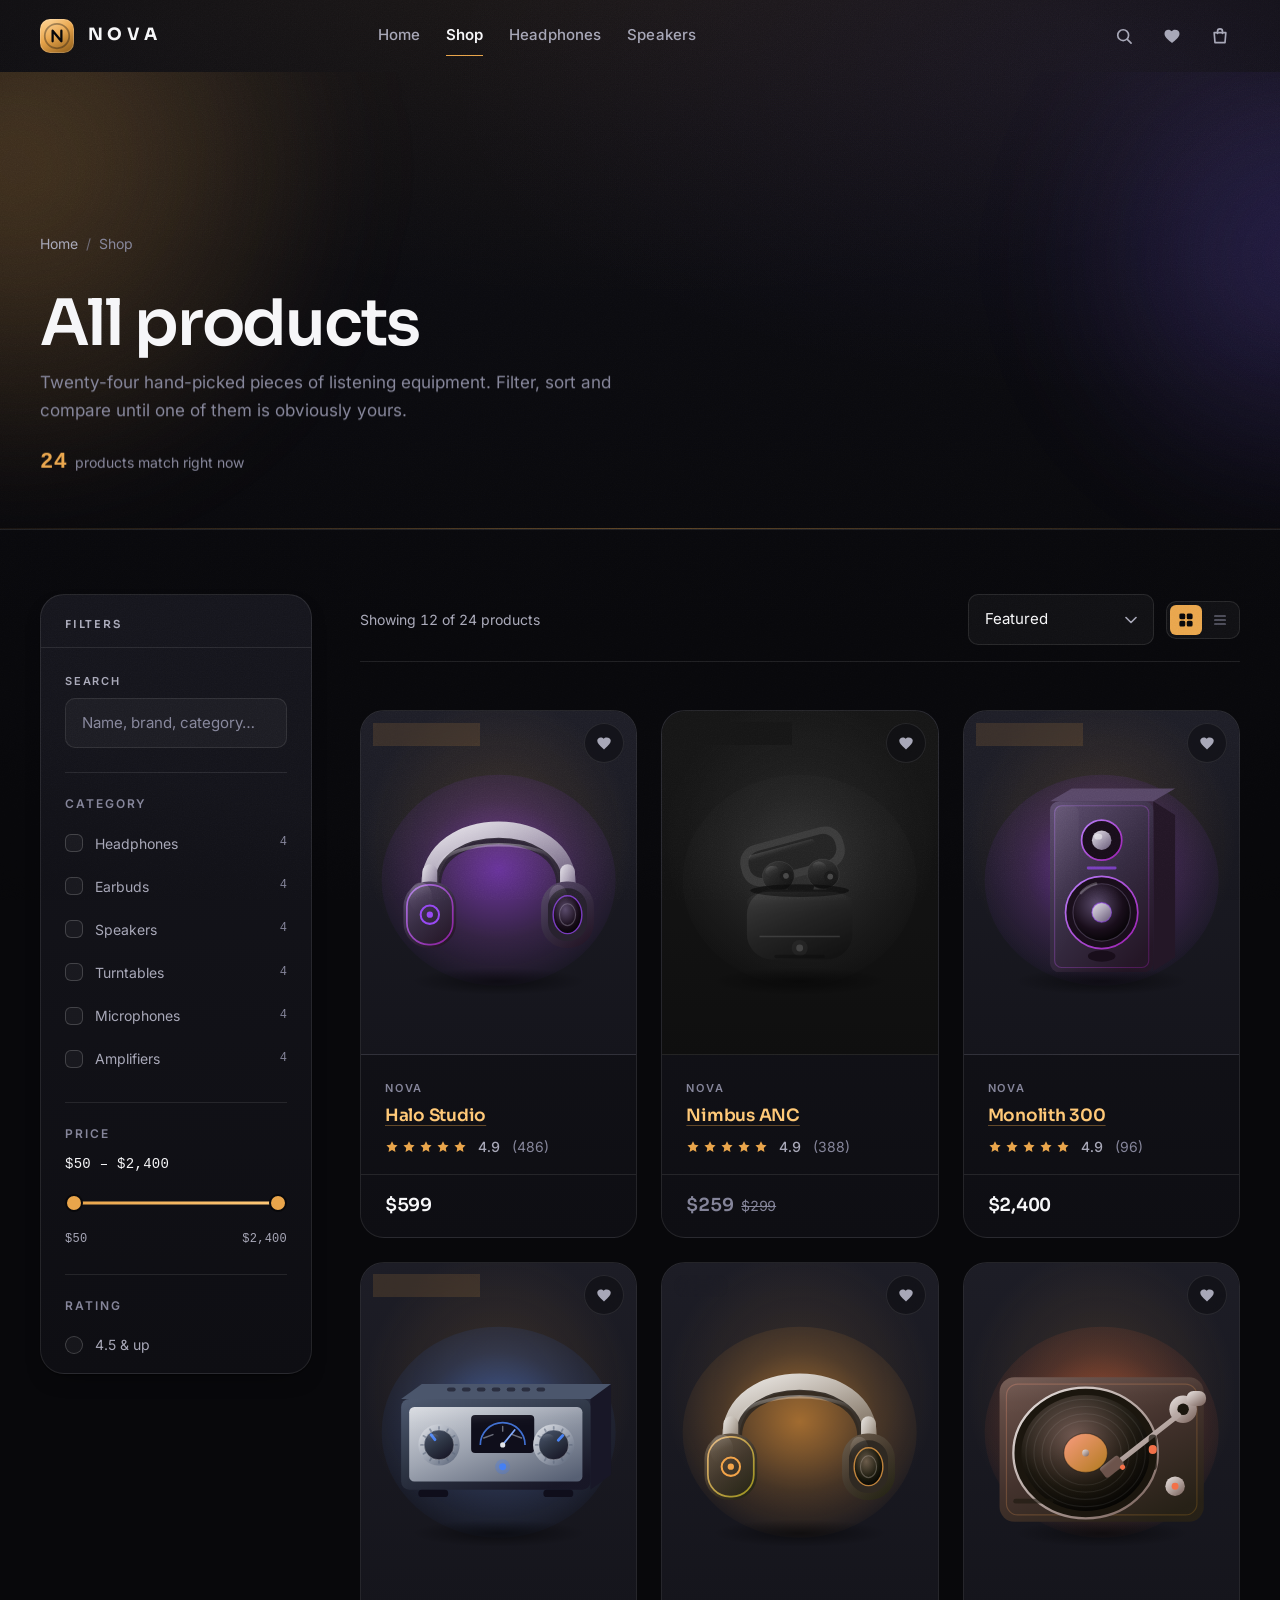
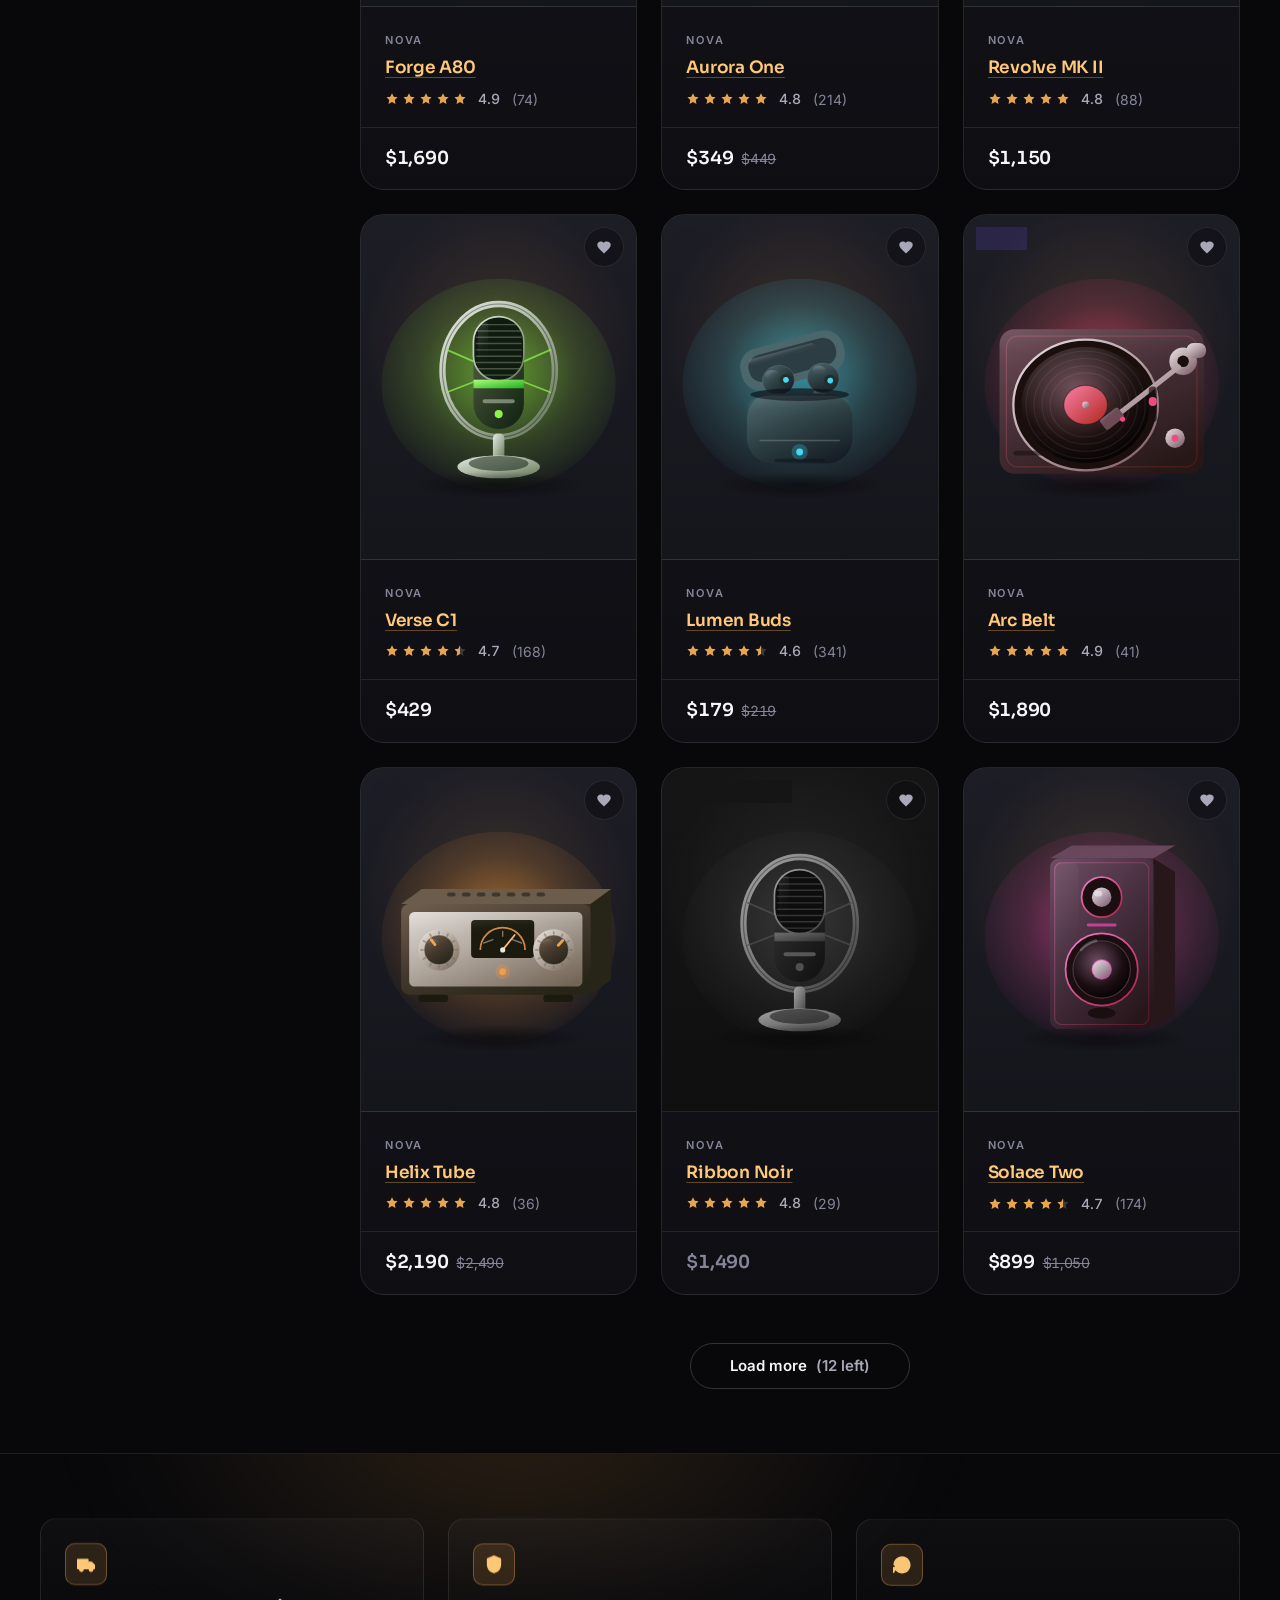
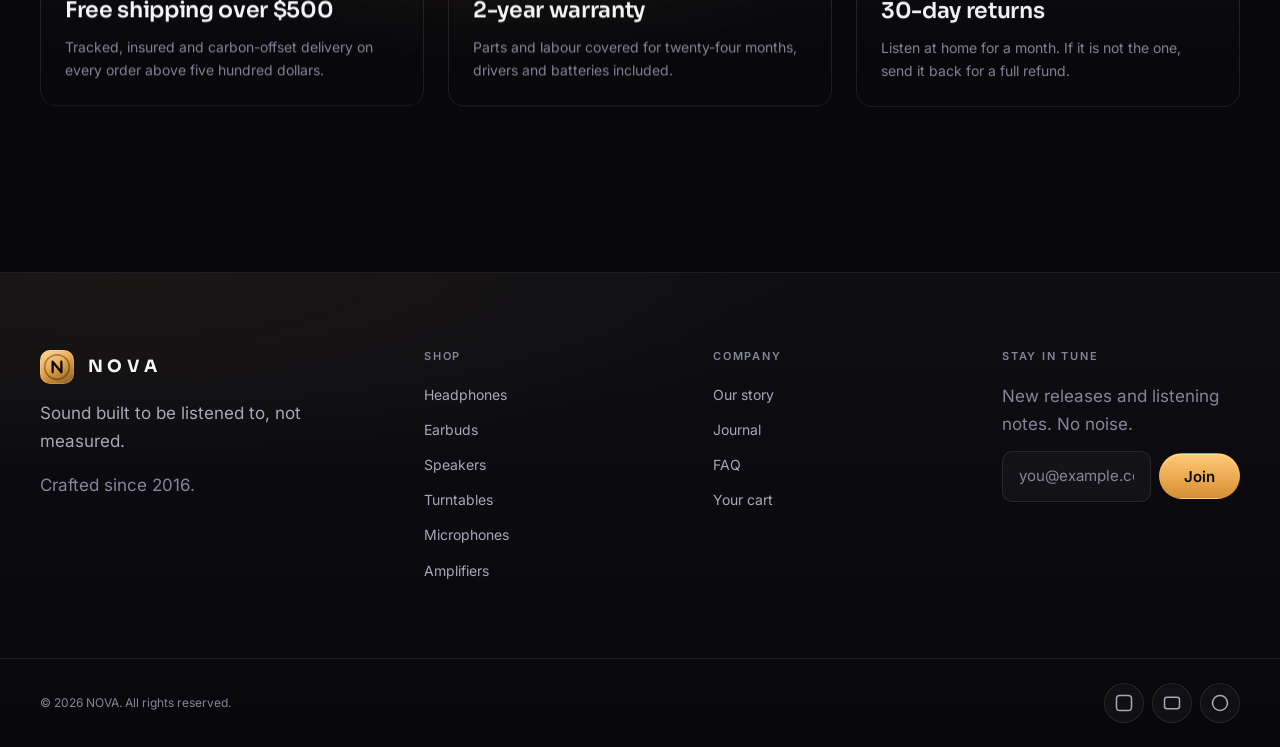
<file: shop.html>
<!doctype html>
<html lang="en">
<head>
  <meta charset="utf-8">
  <meta name="viewport" content="width=device-width, initial-scale=1">
  <title>Shop — NOVA</title>
  <meta name="description" content="Browse the complete NOVA catalogue of premium headphones, speakers and audio gear. Filter by category, price, rating and colour, then sort your way.">
  <link rel="icon" href="data:image/svg+xml,%3Csvg xmlns='http://www.w3.org/2000/svg' viewBox='0 0 32 32'%3E%3Crect width='32' height='32' rx='8' fill='%230E0E13'/%3E%3Cpath d='M10 23V9l12 14V9' fill='none' stroke='%23E9A54B' stroke-width='2.6' stroke-linecap='round' stroke-linejoin='round'/%3E%3C/svg%3E">
  <link rel="stylesheet" href="assets/css/tokens.css">
  <link rel="stylesheet" href="assets/css/layout.css">
  <link rel="stylesheet" href="assets/css/components.css">
  <link rel="stylesheet" href="assets/css/page-shop.css">
</head>
<body class="has-fixed-header page-shop">
  <div class="noise" aria-hidden="true"></div>
  <a class="sr-only" href="#main">Skip to content</a>
  <header id="site-header"></header>

  <main id="main">

    <!-- ==================================================================
         BANNER
         ================================================================== -->
    <section class="shop-banner">
      <div class="shop-banner__field" aria-hidden="true">
        <span class="shop-banner__orb shop-banner__orb--a" data-parallax="0.22"></span>
        <span class="shop-banner__orb shop-banner__orb--b" data-parallax="0.12"></span>
        <span class="shop-banner__rule"></span>
      </div>

      <div class="container shop-banner__inner">
        <nav class="breadcrumbs" aria-label="Breadcrumb">
          <a class="breadcrumbs__link" href="index.html">Home</a>
          <span class="breadcrumbs__sep" aria-hidden="true">/</span>
          <span class="shop-crumb" id="shop-crumb"><span aria-current="page">Shop</span></span>
        </nav>

        <h1 class="shop-banner__title" id="shop-title" data-split="chars">All products</h1>

        <p class="shop-banner__sub u-muted" id="shop-subtitle" data-reveal="up" data-reveal-delay="0.12">
          Twenty-four hand-picked pieces of listening equipment. Filter, sort and compare until one of them is obviously yours.
        </p>

        <p class="shop-banner__meta" data-reveal="up" data-reveal-delay="0.2">
          <!-- No [data-counter] here: motion.js animates that hook to a fixed
               attribute target and rewrites the text, which would fight this
               live, filter-driven result count. -->
          <span class="shop-banner__num u-mono" id="shop-banner-count">0</span>
          <span class="u-muted" id="shop-banner-noun">products match right now</span>
        </p>
      </div>
    </section>

    <!-- ==================================================================
         CATALOGUE
         ================================================================== -->
    <section class="section section--tight shop-main">
      <div class="container">
        <div class="shop-layout">

          <!-- ---------- Filter rail (slide-over panel under 1024px) ----- -->
          <div class="shop-scrim" id="shop-scrim" hidden></div>

          <aside class="shop-rail" id="shop-rail" aria-label="Product filters">
            <div class="shop-rail__head">
              <h2 class="shop-rail__heading">Filters</h2>
              <button class="shop-rail__close" type="button" id="shop-rail-close" aria-label="Close filters">
                <svg viewBox="0 0 24 24" width="18" height="18" fill="none" stroke="currentColor" stroke-width="2" stroke-linecap="round" aria-hidden="true"><path d="M6 6l12 12M18 6L6 18"/></svg>
              </button>
            </div>

            <div class="shop-rail__body">

              <section class="shop-facet">
                <label class="field shop-search">
                  <span class="field__label">Search</span>
                  <input class="field__input" type="search" id="shop-q" name="q" placeholder="Name, brand, category…" autocomplete="off" maxlength="60">
                </label>
              </section>

              <section class="shop-facet" aria-labelledby="shop-facet-cat">
                <h3 class="shop-facet__title" id="shop-facet-cat">Category</h3>
                <div class="shop-facet__body" id="shop-cats"></div>
              </section>

              <section class="shop-facet" aria-labelledby="shop-facet-price">
                <h3 class="shop-facet__title" id="shop-facet-price">Price</h3>
                <p class="shop-range__label u-mono" id="shop-price-label" aria-live="polite">$0 – $0</p>
                <div class="shop-range" id="shop-range">
                  <span class="shop-range__track" aria-hidden="true"></span>
                  <span class="shop-range__fill" id="shop-range-fill" aria-hidden="true"></span>
                  <input class="shop-range__input shop-range__input--min" type="range" id="shop-price-min" aria-label="Minimum price">
                  <input class="shop-range__input shop-range__input--max" type="range" id="shop-price-max" aria-label="Maximum price">
                </div>
                <div class="shop-range__ends u-mono u-dim">
                  <span id="shop-price-floor">$0</span>
                  <span id="shop-price-ceil">$0</span>
                </div>
              </section>

              <section class="shop-facet" aria-labelledby="shop-facet-rating">
                <h3 class="shop-facet__title" id="shop-facet-rating">Rating</h3>
                <div class="shop-facet__body" role="radiogroup" aria-labelledby="shop-facet-rating">
                  <label class="shop-opt">
                    <input class="shop-opt__input" type="radio" name="shop-rating" value="4.5">
                    <span class="shop-opt__box shop-opt__box--radio" aria-hidden="true"></span>
                    <span class="shop-opt__text">4.5 &amp; up</span>
                  </label>
                  <label class="shop-opt">
                    <input class="shop-opt__input" type="radio" name="shop-rating" value="4">
                    <span class="shop-opt__box shop-opt__box--radio" aria-hidden="true"></span>
                    <span class="shop-opt__text">4.0 &amp; up</span>
                  </label>
                  <label class="shop-opt">
                    <input class="shop-opt__input" type="radio" name="shop-rating" value="3.5">
                    <span class="shop-opt__box shop-opt__box--radio" aria-hidden="true"></span>
                    <span class="shop-opt__text">3.5 &amp; up</span>
                  </label>
                  <label class="shop-opt">
                    <input class="shop-opt__input" type="radio" name="shop-rating" value="0" checked>
                    <span class="shop-opt__box shop-opt__box--radio" aria-hidden="true"></span>
                    <span class="shop-opt__text">Any rating</span>
                  </label>
                </div>
              </section>

              <section class="shop-facet" aria-labelledby="shop-facet-colour">
                <h3 class="shop-facet__title" id="shop-facet-colour">Colour</h3>
                <div class="shop-swatches" id="shop-colors"></div>
              </section>

              <section class="shop-facet" aria-labelledby="shop-facet-avail">
                <h3 class="shop-facet__title" id="shop-facet-avail">Availability</h3>
                <div class="shop-facet__body">
                  <label class="shop-opt">
                    <input class="shop-opt__input" type="checkbox" id="shop-stock">
                    <span class="shop-opt__box" aria-hidden="true"></span>
                    <span class="shop-opt__text">In stock only</span>
                  </label>
                  <label class="shop-opt">
                    <input class="shop-opt__input" type="checkbox" id="shop-sale">
                    <span class="shop-opt__box" aria-hidden="true"></span>
                    <span class="shop-opt__text">On sale only</span>
                  </label>
                </div>
              </section>

              <button class="btn btn--ghost btn--sm btn--block shop-rail__clear" type="button" id="shop-clear" disabled>
                Clear all
              </button>
            </div>

            <div class="shop-rail__foot">
              <button class="btn btn--primary btn--block" type="button" id="shop-rail-apply">
                Show <span id="shop-apply-count">0</span> products
              </button>
            </div>
          </aside>

          <!-- ---------- Results column --------------------------------- -->
          <div class="shop-results">

            <div class="shop-toolbar">
              <button class="btn btn--outline btn--sm shop-toolbar__trigger" type="button" id="shop-open-filters" aria-controls="shop-rail" aria-expanded="false">
                <svg viewBox="0 0 24 24" width="16" height="16" fill="none" stroke="currentColor" stroke-width="1.8" stroke-linecap="round" aria-hidden="true"><path d="M4 7h16M7 12h10M10 17h4"/></svg>
                Filters
                <span class="shop-toolbar__badge" id="shop-filter-count" hidden>0</span>
              </button>

              <p class="shop-toolbar__count" id="shop-count" role="status" aria-live="polite">Showing 0 of 0 products</p>

              <div class="shop-toolbar__tools">
                <label class="field shop-sort">
                  <span class="field__label sr-only">Sort products by</span>
                  <select class="field__select" id="shop-sort">
                    <option value="featured">Featured</option>
                    <option value="price-asc">Price: low to high</option>
                    <option value="price-desc">Price: high to low</option>
                    <option value="rating">Top rated</option>
                    <option value="newest">Newest</option>
                  </select>
                </label>

                <div class="shop-view" role="group" aria-label="View mode">
                  <button class="shop-view__btn is-active" type="button" data-view="grid" aria-pressed="true" title="Grid view">
                    <svg viewBox="0 0 24 24" width="16" height="16" fill="none" stroke="currentColor" stroke-width="1.8" aria-hidden="true"><rect x="3" y="3" width="7" height="7" rx="1.5"/><rect x="14" y="3" width="7" height="7" rx="1.5"/><rect x="3" y="14" width="7" height="7" rx="1.5"/><rect x="14" y="14" width="7" height="7" rx="1.5"/></svg>
                    <span class="sr-only">Grid view</span>
                  </button>
                  <button class="shop-view__btn" type="button" data-view="list" aria-pressed="false" title="List view">
                    <svg viewBox="0 0 24 24" width="16" height="16" fill="none" stroke="currentColor" stroke-width="1.8" stroke-linecap="round" aria-hidden="true"><path d="M4 6h16M4 12h16M4 18h16"/></svg>
                    <span class="sr-only">List view</span>
                  </button>
                </div>
              </div>
            </div>

            <div class="shop-chips" id="shop-chips" hidden></div>

            <div class="shop-grid" id="shop-grid" aria-busy="false"></div>

            <div class="shop-empty" id="shop-empty" hidden>
              <div class="empty-state">
                <div class="empty-state__icon" aria-hidden="true">
                  <svg viewBox="0 0 64 64" width="56" height="56" fill="none" stroke="currentColor" stroke-width="2" stroke-linecap="round" stroke-linejoin="round">
                    <circle cx="28" cy="28" r="16"/>
                    <path d="M39.5 39.5 54 54"/>
                    <path d="M22 28h12"/>
                  </svg>
                </div>
                <h3>Nothing matches those filters</h3>
                <p class="u-muted">Every facet is combined, so a narrow price range plus a rare colour can leave the shelf empty. Widen one of them, or start over.</p>
                <button class="btn btn--primary" type="button" data-clear-all>Clear all filters</button>
              </div>
            </div>

            <div class="shop-more" id="shop-more" hidden>
              <button class="btn btn--outline" type="button" id="shop-load-more">
                Load more
                <span class="u-dim" id="shop-more-count">(0 left)</span>
              </button>
            </div>
          </div>

        </div>
      </div>
    </section>

    <!-- ==================================================================
         RECENTLY VIEWED
         ================================================================== -->
    <section class="section section--tight shop-recent" id="shop-recent" hidden aria-labelledby="shop-recent-title">
      <div class="container">
        <div class="section-head">
          <h2 id="shop-recent-title" data-reveal="up">Recently viewed</h2>
          <p class="u-muted" data-reveal="up" data-reveal-delay="0.08">Where you left off last time you were here.</p>
        </div>
        <div class="shop-grid shop-grid--recent" id="shop-recent-grid"></div>
      </div>
    </section>

    <!-- ==================================================================
         TRUST STRIP
         ================================================================== -->
    <section class="section section--tight shop-trust" aria-labelledby="shop-trust-title">
      <span class="shop-trust__glow" aria-hidden="true" data-parallax="0.28"></span>
      <div class="container">
        <h2 class="sr-only" id="shop-trust-title">Why buy from NOVA</h2>
        <div class="shop-trust__grid" data-stagger>

          <article class="shop-trust__item" data-reveal="up">
            <span class="shop-trust__icon" aria-hidden="true">
              <svg viewBox="0 0 24 24" width="22" height="22" fill="none" stroke="currentColor" stroke-width="1.6" stroke-linecap="round" stroke-linejoin="round"><path d="M3 7h11v10H3z"/><path d="M14 10h4l3 3v4h-7z"/><circle cx="7" cy="18" r="1.8"/><circle cx="17.5" cy="18" r="1.8"/></svg>
            </span>
            <h3 class="shop-trust__head">Free shipping over $500</h3>
            <p class="u-muted">Tracked, insured and carbon-offset delivery on every order above five hundred dollars.</p>
          </article>

          <article class="shop-trust__item" data-reveal="up">
            <span class="shop-trust__icon" aria-hidden="true">
              <svg viewBox="0 0 24 24" width="22" height="22" fill="none" stroke="currentColor" stroke-width="1.6" stroke-linecap="round" stroke-linejoin="round"><path d="M12 3l7 3v6c0 4.2-2.9 7.6-7 9-4.1-1.4-7-4.8-7-9V6z"/><path d="M9 12l2.2 2.2L15.5 10"/></svg>
            </span>
            <h3 class="shop-trust__head">2-year warranty</h3>
            <p class="u-muted">Parts and labour covered for twenty-four months, drivers and batteries included.</p>
          </article>

          <article class="shop-trust__item" data-reveal="up">
            <span class="shop-trust__icon" aria-hidden="true">
              <svg viewBox="0 0 24 24" width="22" height="22" fill="none" stroke="currentColor" stroke-width="1.6" stroke-linecap="round" stroke-linejoin="round"><path d="M3.5 12a8.5 8.5 0 1 1 2.6 6.1"/><path d="M3 20v-5h5"/></svg>
            </span>
            <h3 class="shop-trust__head">30-day returns</h3>
            <p class="u-muted">Listen at home for a month. If it is not the one, send it back for a full refund.</p>
          </article>

        </div>
      </div>
    </section>

  </main>

  <footer id="site-footer"></footer>

  <script src="assets/vendor/gsap.min.js"></script>
  <script src="assets/vendor/ScrollTrigger.min.js"></script>
  <script src="assets/vendor/SplitText.min.js"></script>
  <script src="assets/vendor/ScrollToPlugin.min.js"></script>
  <script src="assets/js/data.js"></script>
  <script src="assets/js/store.js"></script>
  <script src="assets/js/ui.js"></script>
  <script src="assets/js/motion.js"></script>
  <script src="assets/js/page-shop.js"></script>
</body>
</html>
</file>
<file: assets/css/tokens.css>
/* ==========================================================================
   NOVA — tokens.css
   Design tokens, reset, base typography, motion resting states.
   Load order: tokens.css -> layout.css -> components.css -> page-XXX.css
   --------------------------------------------------------------------------
   00. Fonts (self-hosted)
   01. Design tokens
   02. Reset
   03. Document & base elements
   04. Base typography
   05. Selection, scrollbar, focus
   06. Motion resting states (owned by assets/js/motion.js)
   07. Reduced motion
   ========================================================================== */


/* ==========================================================================
   00. FONTS — self-hosted, no network request at runtime
   Files live in assets/fonts/; paths below are relative to this stylesheet.
   Both families are variable woff2: one file per family per subset covers the
   whole weight axis, so no per-weight files are needed. The declared
   font-weight range is each file's real 'wght' axis as built by Google.
   Subsets: latin + latin-ext only (site copy is English); the cyrillic,
   cyrillic-ext, greek, greek-ext and vietnamese subsets are deliberately
   not shipped.
   Licence: SIL Open Font License 1.1 — see assets/fonts/OFL.txt
   ========================================================================== */

/* latin */
@font-face {
  font-family: 'Sora';
  font-style: normal;
  font-weight: 400 800;
  font-display: swap;
  src: url('../fonts/sora-var-latin.woff2') format('woff2');
  unicode-range: U+0000-00FF, U+0131, U+0152-0153, U+02BB-02BC, U+02C6, U+02DA, U+02DC, U+0304, U+0308, U+0329, U+2000-206F, U+20AC, U+2122, U+2191, U+2193, U+2212, U+2215, U+FEFF, U+FFFD;
}
/* latin-ext */
@font-face {
  font-family: 'Sora';
  font-style: normal;
  font-weight: 400 800;
  font-display: swap;
  src: url('../fonts/sora-var-latin-ext.woff2') format('woff2');
  unicode-range: U+0100-02BA, U+02BD-02C5, U+02C7-02CC, U+02CE-02D7, U+02DD-02FF, U+0304, U+0308, U+0329, U+1D00-1DBF, U+1E00-1E9F, U+1EF2-1EFF, U+2020, U+20A0-20AB, U+20AD-20C0, U+2113, U+2C60-2C7F, U+A720-A7FF;
}

/* latin */
@font-face {
  font-family: 'Inter';
  font-style: normal;
  font-weight: 100 900;
  font-display: swap;
  src: url('../fonts/inter-var-latin.woff2') format('woff2');
  unicode-range: U+0000-00FF, U+0131, U+0152-0153, U+02BB-02BC, U+02C6, U+02DA, U+02DC, U+0304, U+0308, U+0329, U+2000-206F, U+20AC, U+2122, U+2191, U+2193, U+2212, U+2215, U+FEFF, U+FFFD;
}
/* latin-ext */
@font-face {
  font-family: 'Inter';
  font-style: normal;
  font-weight: 100 900;
  font-display: swap;
  src: url('../fonts/inter-var-latin-ext.woff2') format('woff2');
  unicode-range: U+0100-02BA, U+02BD-02C5, U+02C7-02CC, U+02CE-02D7, U+02DD-02FF, U+0304, U+0308, U+0329, U+1D00-1DBF, U+1E00-1E9F, U+1EF2-1EFF, U+2020, U+20A0-20AB, U+20AD-20C0, U+2113, U+2C60-2C7F, U+A720-A7FF;
}


/* ==========================================================================
   01. DESIGN TOKENS
   ========================================================================== */

:root {
  color-scheme: dark;

  /* --- Type families ---------------------------------------------------- */
  --font-display: 'Sora', 'Segoe UI', system-ui, sans-serif;
  --font-body: 'Inter', 'Segoe UI', system-ui, -apple-system, sans-serif;
  --font-mono: ui-monospace, 'SFMono-Regular', 'JetBrains Mono', Menlo, Consolas, monospace;

  /* --- Surfaces --------------------------------------------------------- */
  --ink: #08080B;
  --surface: #0E0E13;
  --elev: #15151C;
  --elev-2: #1D1D26;

  /* --- Hairlines -------------------------------------------------------- */
  --line: rgba(255, 255, 255, .09);
  --line-strong: rgba(255, 255, 255, .18);

  /* --- Text ------------------------------------------------------------- */
  --text: #F6F6F8;
  --text-dim: #A8A8B8;
  /* Adjusted from the briefed #6E6E80: that value measured 3.86:1 on --surface
     and failed the 4.5:1 floor. #85859A measures 5.33:1 on --surface and
     4.63:1 on --elev-2, so micro-copy stays legible on every layer. */
  --text-mute: #85859A;

  /* --- Accent & status -------------------------------------------------- */
  --accent: #E9A54B;
  --accent-hi: #FFC978;
  --accent-soft: rgba(233, 165, 75, .14);
  --accent-line: rgba(233, 165, 75, .38);
  --accent-2: #7C5CFF;
  --accent-2-soft: rgba(124, 92, 255, .16);
  --ok: #4ADE80;
  --warn: #FBBF24;
  --danger: #F87171;
  --danger-soft: rgba(248, 113, 113, .14);

  /* --- Glass fills (hairline UI, no heavy boxes) ------------------------ */
  --fill: rgba(255, 255, 255, .035);
  --fill-hover: rgba(255, 255, 255, .07);
  --fill-active: rgba(255, 255, 255, .11);

  /* --- Radii ------------------------------------------------------------ */
  --r-xs: 6px;
  --r-sm: 10px;
  --r-md: 16px;
  --r-lg: 24px;
  --r-xl: 32px;
  --r-full: 999px;

  /* --- Spacing ---------------------------------------------------------- */
  --s1: 4px;
  --s2: 8px;
  --s3: 12px;
  --s4: 16px;
  --s5: 24px;
  --s6: 32px;
  --s7: 48px;
  --s8: 64px;
  --s9: 96px;
  --s10: 128px;

  /* --- Layout ----------------------------------------------------------- */
  --container: 1280px;
  --gutter: clamp(16px, 4vw, 40px);
  --header-h: 72px;

  /* --- Type scale (fluid, no per-breakpoint font sizes) ----------------- */
  --fs-display: clamp(2.75rem, 1.4rem + 6.4vw, 6rem);
  --fs-h1: clamp(2.25rem, 1.3rem + 4.4vw, 4rem);
  --fs-h2: clamp(1.75rem, 1.15rem + 2.8vw, 3rem);
  --fs-h3: clamp(1.375rem, 1.05rem + 1.5vw, 2rem);
  --fs-h4: clamp(1.125rem, 1rem + .6vw, 1.375rem);
  --fs-body: clamp(.9375rem, .9rem + .2vw, 1.0625rem);
  --fs-sm: .875rem;
  --fs-xs: .75rem;
  --fs-eyebrow: .6875rem;

  --lh-tight: 1.03;
  --lh-snug: 1.18;
  --lh-body: 1.65;
  --tracking-tight: -.035em;
  --tracking-snug: -.015em;
  --tracking-wide: .16em;
  --tracking-wider: .22em;

  /* --- Depth: ambient glow, never a hard drop shadow -------------------- */
  --sh-1: 0 1px 2px rgba(0, 0, 0, .5), 0 10px 28px -18px rgba(0, 0, 0, .9);
  --sh-2: 0 2px 6px rgba(0, 0, 0, .45), 0 32px 70px -28px rgba(0, 0, 0, .95);
  --glow: 0 10px 40px -12px rgba(233, 165, 75, .38), 0 0 0 1px var(--accent-soft);
  --glow-soft: 0 18px 60px -26px rgba(233, 165, 75, .55);
  --focus-ring: 0 0 0 2px var(--ink), 0 0 0 4px var(--accent);

  /* --- Motion ----------------------------------------------------------- */
  --ease-out: cubic-bezier(.22, 1, .36, 1);
  --ease-in-out: cubic-bezier(.65, 0, .35, 1);
  --dur-fast: .18s;
  --dur: .32s;
  --dur-slow: .6s;

  /* --- Stacking --------------------------------------------------------- */
  --z-noise: 1;
  --z-header: 100;
  --z-drawer: 200;
  --z-modal: 250;
  --z-toast: 300;
}


/* ==========================================================================
   02. RESET
   ========================================================================== */

*,
*::before,
*::after { box-sizing: border-box; }

* { margin: 0; }

html {
  -webkit-text-size-adjust: 100%;
  text-size-adjust: 100%;
  scroll-behavior: smooth;
  tab-size: 4;
}

body {
  min-height: 100vh;
  -webkit-font-smoothing: antialiased;
  -moz-osx-font-smoothing: grayscale;
  text-rendering: optimizeLegibility;
}

img,
svg,
video,
canvas,
picture,
iframe { display: block; max-width: 100%; }

img,
video { height: auto; }

svg { fill: currentColor; }

input,
button,
textarea,
select {
  font: inherit;
  color: inherit;
  letter-spacing: inherit;
}

button {
  background: none;
  border: 0;
  padding: 0;
  cursor: pointer;
  -webkit-appearance: none;
  appearance: none;
}

a {
  color: inherit;
  text-decoration: none;
}

/* Wrapped in :where() so this weighs (0,0,0). Unwrapped, `ul[class], ol[class]`
 * weighs (0,1,1) and outranks a component's own single-class rule (0,1,0), which
 * silently dropped the padding of every list component that declared one. The
 * match is unchanged — still only lists that carry a class — but now any
 * component style beats it, while unstyled classed lists still get the reset. */
:where(ul[class], ol[class]) {
  list-style: none;
  padding: 0;
}

table {
  border-collapse: collapse;
  width: 100%;
}

fieldset {
  border: 0;
  padding: 0;
}

hr {
  border: 0;
  height: 1px;
  background: var(--line);
}

[hidden] { display: none; }


/* ==========================================================================
   03. DOCUMENT & BASE ELEMENTS
   ========================================================================== */

body {
  font-family: var(--font-body);
  font-size: var(--fs-body);
  line-height: var(--lh-body);
  font-weight: 400;
  color: var(--text);
  background-color: var(--ink);
  background-image:
    radial-gradient(120% 70% at 50% -10%, rgba(233, 165, 75, .07), transparent 62%),
    radial-gradient(90% 60% at 88% 8%, rgba(124, 92, 255, .06), transparent 60%),
    linear-gradient(180deg, var(--surface), var(--ink) 70%);
  background-attachment: fixed;
  background-repeat: no-repeat;
  overflow-x: hidden;
}

/* Set by JS while a drawer / modal owns the viewport. */
body.is-locked {
  overflow: hidden;
  touch-action: none;
}

:target { scroll-margin-top: calc(var(--header-h) + var(--s5)); }

main { display: block; }


/* ==========================================================================
   04. BASE TYPOGRAPHY
   ========================================================================== */

h1, h2, h3, h4, h5, h6 {
  font-family: var(--font-display);
  font-weight: 600;
  line-height: var(--lh-snug);
  letter-spacing: var(--tracking-tight);
  color: var(--text);
  text-wrap: balance;
}

h1 { font-size: var(--fs-h1); line-height: var(--lh-tight); }
h2 { font-size: var(--fs-h2); line-height: var(--lh-tight); }
h3 { font-size: var(--fs-h3); }
h4 { font-size: var(--fs-h4); letter-spacing: var(--tracking-snug); }
h5 { font-size: 1.0625rem; letter-spacing: var(--tracking-snug); }
h6 {
  font-size: var(--fs-eyebrow);
  font-weight: 600;
  letter-spacing: var(--tracking-wide);
  text-transform: uppercase;
  color: var(--text-dim);
}

p, li, dd, dt, figcaption {
  overflow-wrap: break-word;
}

p { max-width: 72ch; }

small { font-size: var(--fs-sm); }

strong, b { font-weight: 600; color: var(--text); }

em, i { font-style: italic; }

code, kbd, samp, pre {
  font-family: var(--font-mono);
  font-size: .9em;
}

code {
  padding: .12em .4em;
  border: 1px solid var(--line);
  border-radius: var(--r-xs);
  background: var(--fill);
  color: var(--accent-hi);
}

blockquote { font-family: var(--font-display); }

address { font-style: normal; }

abbr[title] {
  text-decoration: underline dotted;
  cursor: help;
}

label { display: inline-block; }

a:not([class]) {
  color: var(--accent-hi);
  text-decoration: underline;
  text-underline-offset: .22em;
  text-decoration-thickness: 1px;
  text-decoration-color: var(--accent-line);
  transition: color var(--dur-fast) var(--ease-out), text-decoration-color var(--dur-fast) var(--ease-out);
}

a:not([class]):hover {
  color: var(--accent);
  text-decoration-color: currentColor;
}


/* ==========================================================================
   05. SELECTION, SCROLLBAR, FOCUS
   ========================================================================== */

::selection {
  background: var(--accent);
  color: var(--ink);
}

::placeholder {
  color: var(--text-mute);
  opacity: 1;
}

* {
  scrollbar-width: thin;
  scrollbar-color: var(--elev-2) transparent;
}

::-webkit-scrollbar {
  width: 10px;
  height: 10px;
}

::-webkit-scrollbar-track { background: transparent; }

::-webkit-scrollbar-thumb {
  background: var(--elev-2);
  border: 3px solid transparent;
  background-clip: content-box;
  border-radius: var(--r-full);
}

::-webkit-scrollbar-thumb:hover { background-color: #2C2C3A; background-clip: content-box; }

/* Global keyboard focus. Components may refine it, never remove it. */
:focus-visible {
  outline: 2px solid var(--accent);
  outline-offset: 3px;
  border-radius: var(--r-xs);
}


/* ==========================================================================
   06. MOTION RESTING STATES
   Entrance animation is owned by assets/js/motion.js (GSAP). motion.js puts
   class="js-motion" on <html> before paint; only under that class may these
   elements start hidden, so with JS off everything is visible by default.
   ========================================================================== */

html.js-motion [data-reveal] {
  opacity: 0;
  will-change: opacity, transform;
}

html.js-motion [data-reveal="up"] { transform: translateY(28px); }
html.js-motion [data-reveal="down"] { transform: translateY(-28px); }
html.js-motion [data-reveal="left"] { transform: translateX(-32px); }
html.js-motion [data-reveal="right"] { transform: translateX(32px); }
html.js-motion [data-reveal="scale"] { transform: scale(.94); }
html.js-motion [data-reveal="fade"] { transform: none; }

html.js-motion [data-split] {
  opacity: 0;
  will-change: opacity, transform;
}

/* [data-counter] and [data-parallax] keep their natural painted state: JS only
   writes their value / offset, so they must never rest invisible. */
html.js-motion [data-parallax] { will-change: transform; }


/* ==========================================================================
   07. REDUCED MOTION
   The only place in this design system allowed to use !important.
   ========================================================================== */

@media (prefers-reduced-motion: reduce) {

  html { scroll-behavior: auto !important; }

  html.js-motion [data-reveal],
  html.js-motion [data-reveal="up"],
  html.js-motion [data-reveal="down"],
  html.js-motion [data-reveal="left"],
  html.js-motion [data-reveal="right"],
  html.js-motion [data-reveal="scale"],
  html.js-motion [data-reveal="fade"],
  html.js-motion [data-split],
  html.js-motion [data-counter],
  html.js-motion [data-parallax] {
    opacity: 1 !important;
    transform: none !important;
    filter: none !important;
    clip-path: none !important;
    visibility: visible !important;
    will-change: auto !important;
  }

  *,
  *::before,
  *::after {
    animation-duration: .001ms !important;
    animation-delay: 0s !important;
    animation-iteration-count: 1 !important;
    transition-duration: .001ms !important;
    transition-delay: 0s !important;
    background-attachment: scroll !important;
  }
}
</file>
<file: assets/css/layout.css>
/* ==========================================================================
   NOVA — layout.css
   Page shell: containers, sections, grids, header, mobile nav, footer,
   breadcrumbs, grain overlay.
   --------------------------------------------------------------------------
   01. Container & sections
   02. Section head
   03. Grids & flow primitives
   04. Site header
   05. Burger & mobile nav
   06. Site footer & newsletter
   07. Breadcrumbs
   08. Grain / vignette overlay
   09. Responsive
   ========================================================================== */


/* ==========================================================================
   01. CONTAINER & SECTIONS
   ========================================================================== */

.container {
  width: 100%;
  max-width: var(--container);
  margin-inline: auto;
  padding-inline: var(--gutter);
}

/* Pages that are not full-bleed offset the fixed header with this on <body>. */
.has-fixed-header { padding-top: var(--header-h); }

.section {
  position: relative;
  padding-block: clamp(64px, 8.5vw, 128px);
}

.section--tight { padding-block: clamp(40px, 5vw, 72px); }

.section--flush { padding-block: 0; }


/* ==========================================================================
   02. SECTION HEAD
   ========================================================================== */

.section-head {
  display: flex;
  flex-direction: column;
  gap: var(--s4);
  max-width: 64ch;
  margin-bottom: clamp(32px, 4vw, 64px);
}

.section-head__eyebrow {
  display: inline-flex;
  align-items: center;
  gap: var(--s3);
  margin: 0;
  font-family: var(--font-body);
  font-size: var(--fs-eyebrow);
  font-weight: 600;
  letter-spacing: var(--tracking-wider);
  text-transform: uppercase;
  color: var(--accent);
}

.section-head__eyebrow::before {
  content: "";
  width: 28px;
  height: 1px;
  background: linear-gradient(90deg, transparent, var(--accent));
  flex: none;
}

.section-head__title {
  margin: 0;
  font-family: var(--font-display);
  font-size: var(--fs-h2);
  font-weight: 600;
  line-height: var(--lh-tight);
  letter-spacing: var(--tracking-tight);
  color: var(--text);
  text-wrap: balance;
}

.section-head__text {
  margin: 0;
  max-width: 58ch;
  color: var(--text-dim);
  text-wrap: pretty;
}

.section-head--center {
  align-items: center;
  margin-inline: auto;
  text-align: center;
}

.section-head--center .section-head__eyebrow::after {
  content: "";
  width: 28px;
  height: 1px;
  background: linear-gradient(90deg, var(--accent), transparent);
  flex: none;
}

.section-head--center .section-head__text { margin-inline: auto; }


/* ==========================================================================
   03. GRIDS & FLOW PRIMITIVES
   ========================================================================== */

.grid {
  display: grid;
  gap: var(--s5);
  grid-template-columns: 1fr;
}

.grid--2 { grid-template-columns: repeat(2, minmax(0, 1fr)); }
.grid--3 { grid-template-columns: repeat(3, minmax(0, 1fr)); }
.grid--4 { grid-template-columns: repeat(4, minmax(0, 1fr)); }

/* Editorial two-up: media beside copy. */
.split {
  display: grid;
  grid-template-columns: minmax(0, 1.05fr) minmax(0, 1fr);
  gap: clamp(32px, 5vw, 80px);
  align-items: center;
}

.stack {
  display: flex;
  flex-direction: column;
  gap: var(--s4);
  align-items: flex-start;
}

.cluster {
  display: flex;
  flex-wrap: wrap;
  align-items: center;
  gap: var(--s3);
}

.divider {
  height: 1px;
  border: 0;
  background: linear-gradient(90deg, transparent, var(--line-strong) 18%, var(--line-strong) 82%, transparent);
}


/* ==========================================================================
   04. SITE HEADER
   ========================================================================== */

.site-header {
  position: fixed;
  inset: 0 0 auto;
  z-index: var(--z-header);
  height: var(--header-h);
  background: transparent;
  border-bottom: 1px solid transparent;
  transition:
    background-color var(--dur) var(--ease-out),
    border-color var(--dur) var(--ease-out),
    backdrop-filter var(--dur) var(--ease-out),
    height var(--dur) var(--ease-out);
}

.site-header.is-scrolled {
  background-color: rgba(8, 8, 11, .74);
  -webkit-backdrop-filter: blur(18px) saturate(150%);
  backdrop-filter: blur(18px) saturate(150%);
  border-bottom-color: var(--line);
}

.header__inner {
  display: flex;
  align-items: center;
  gap: var(--s5);
  height: 100%;
  width: 100%;
  max-width: var(--container);
  margin-inline: auto;
  padding-inline: var(--gutter);
}

/* --- Brand -------------------------------------------------------------- */

.brand {
  display: inline-flex;
  align-items: center;
  gap: var(--s3);
  flex: none;
  color: var(--text);
}

.brand__mark {
  position: relative;
  display: grid;
  place-items: center;
  width: 34px;
  height: 34px;
  flex: none;
  border-radius: var(--r-sm);
  background:
    radial-gradient(120% 120% at 30% 0%, rgba(255, 255, 255, .22), transparent 60%),
    linear-gradient(150deg, var(--accent-hi), var(--accent) 45%, #8A5A18);
  box-shadow: inset 0 0 0 1px rgba(255, 255, 255, .18), var(--glow-soft);
  font-family: var(--font-display);
  font-size: .95rem;
  font-weight: 800;
  letter-spacing: -.04em;
  color: var(--ink);
  transition: transform var(--dur) var(--ease-out), box-shadow var(--dur) var(--ease-out);
}

.brand:hover .brand__mark { transform: rotate(-6deg) scale(1.04); }

.brand__name {
  font-family: var(--font-display);
  font-size: 1.0625rem;
  font-weight: 700;
  letter-spacing: .28em;
  text-transform: uppercase;
  color: var(--text);
  padding-left: .1em;
}

/* --- Primary nav -------------------------------------------------------- */

.nav {
  display: flex;
  align-items: center;
  gap: clamp(var(--s4), 2vw, var(--s6));
  margin-inline: auto;
}

.nav__link {
  position: relative;
  display: inline-block;
  padding-block: var(--s2);
  font-size: .9375rem;
  font-weight: 500;
  letter-spacing: .01em;
  color: var(--text-dim);
  transition: color var(--dur-fast) var(--ease-out);
}

.nav__link::after {
  content: "";
  position: absolute;
  left: 0;
  bottom: 0;
  width: 100%;
  height: 1px;
  background: var(--accent);
  transform: scaleX(0);
  transform-origin: right;
  transition: transform var(--dur) var(--ease-out);
}

.nav__link:hover { color: var(--text); }

.nav__link:hover::after {
  transform: scaleX(1);
  transform-origin: left;
}

.nav__link.is-active {
  color: var(--text);
  font-weight: 600;
}

.nav__link.is-active::after {
  transform: scaleX(1);
  background: var(--accent);
}

/* --- Header actions ----------------------------------------------------- */

.header__actions {
  display: flex;
  align-items: center;
  gap: var(--s2);
  margin-left: auto;
  flex: none;
}

.icon-btn {
  position: relative;
  display: inline-grid;
  place-items: center;
  width: 40px;
  height: 40px;
  min-width: 40px;
  min-height: 40px;
  flex: none;
  border: 1px solid transparent;
  border-radius: var(--r-full);
  background: transparent;
  color: var(--text-dim);
  transition:
    color var(--dur-fast) var(--ease-out),
    background-color var(--dur-fast) var(--ease-out),
    border-color var(--dur-fast) var(--ease-out),
    transform var(--dur-fast) var(--ease-out);
}

.icon-btn svg,
.icon-btn img {
  width: 20px;
  height: 20px;
}

.icon-btn:hover {
  color: var(--text);
  background: var(--fill-hover);
  border-color: var(--line);
}

.icon-btn:active { transform: scale(.94); }

.icon-btn:disabled {
  opacity: .4;
  cursor: not-allowed;
}

.icon-btn__badge {
  position: absolute;
  top: 1px;
  right: 1px;
  display: grid;
  place-items: center;
  min-width: 18px;
  height: 18px;
  padding-inline: 5px;
  border-radius: var(--r-full);
  background: var(--accent);
  color: var(--ink);
  font-family: var(--font-body);
  font-size: .625rem;
  font-weight: 700;
  line-height: 1;
  font-variant-numeric: tabular-nums;
  box-shadow: 0 0 0 2px var(--ink);
  pointer-events: none;
}


/* ==========================================================================
   05. BURGER & MOBILE NAV
   The bars are drawn by the element itself (middle) and its pseudo-elements
   (top / bottom), so the control renders correctly with an empty <button>.
   ========================================================================== */

.burger {
  position: relative;
  display: none;
  place-items: center;
  width: 40px;
  height: 40px;
  min-width: 40px;
  min-height: 40px;
  flex: none;
  border: 1px solid var(--line);
  border-radius: var(--r-full);
  background-color: transparent;
  background-image: linear-gradient(var(--text), var(--text));
  background-size: 18px 1.5px;
  background-position: center;
  background-repeat: no-repeat;
  color: var(--text);
  transition: background-size var(--dur-fast) var(--ease-out), border-color var(--dur-fast) var(--ease-out);
}

/* Any markup the page nests inside the control is decorative — we draw it. */
.burger > * { display: none; }

.burger::before,
.burger::after {
  content: "";
  position: absolute;
  left: 50%;
  width: 18px;
  height: 1.5px;
  border-radius: 2px;
  background: var(--text);
  transition: transform var(--dur) var(--ease-out);
}

.burger::before { transform: translate(-50%, -6px); }
.burger::after { transform: translate(-50%, 6px); }

.burger:hover { border-color: var(--line-strong); }

.burger.is-open { background-size: 0 1.5px; }
.burger.is-open::before { transform: translate(-50%, 0) rotate(45deg); }
.burger.is-open::after { transform: translate(-50%, 0) rotate(-45deg); }

.mobile-nav {
  position: fixed;
  inset: var(--header-h) 0 0;
  z-index: calc(var(--z-header) - 1);
  display: flex;
  flex-direction: column;
  gap: var(--s2);
  padding: var(--s7) var(--gutter) var(--s8);
  overflow-y: auto;
  background-color: rgba(8, 8, 11, .96);
  background-image: radial-gradient(100% 60% at 50% 0%, rgba(233, 165, 75, .1), transparent 65%);
  -webkit-backdrop-filter: blur(20px);
  backdrop-filter: blur(20px);
  border-top: 1px solid var(--line);
  opacity: 0;
  visibility: hidden;
  pointer-events: none;
  transform: translateY(-10px);
  transition:
    opacity var(--dur) var(--ease-out),
    transform var(--dur) var(--ease-out),
    visibility 0s linear var(--dur);
}

.mobile-nav.is-open {
  opacity: 1;
  visibility: visible;
  pointer-events: auto;
  transform: none;
  transition-delay: 0s;
}

.mobile-nav__link {
  display: flex;
  align-items: center;
  justify-content: space-between;
  gap: var(--s4);
  padding-block: var(--s4);
  border-bottom: 1px solid var(--line);
  font-family: var(--font-display);
  font-size: clamp(1.5rem, 7vw, 2rem);
  font-weight: 600;
  letter-spacing: var(--tracking-tight);
  color: var(--text);
  transition: color var(--dur-fast) var(--ease-out), padding-left var(--dur) var(--ease-out);
}

.mobile-nav__link::after {
  content: "";
  width: 8px;
  height: 8px;
  border-right: 1px solid currentColor;
  border-top: 1px solid currentColor;
  transform: rotate(45deg);
  opacity: .4;
  flex: none;
}

.mobile-nav__link:hover,
.mobile-nav__link.is-active {
  color: var(--accent);
  padding-left: var(--s2);
}


/* ==========================================================================
   06. SITE FOOTER & NEWSLETTER
   ========================================================================== */

.site-footer {
  position: relative;
  margin-top: clamp(64px, 8vw, 128px);
  border-top: 1px solid var(--line);
  background:
    radial-gradient(90% 70% at 10% 0%, rgba(233, 165, 75, .06), transparent 60%),
    linear-gradient(180deg, var(--surface), var(--ink));
}

.footer__top {
  display: grid;
  grid-template-columns: minmax(0, 1.4fr) repeat(3, minmax(0, 1fr));
  gap: clamp(32px, 4vw, 64px);
  padding-block: clamp(48px, 6vw, 88px);
}

.footer__brand {
  display: flex;
  flex-direction: column;
  gap: var(--s4);
  max-width: 42ch;
  color: var(--text-dim);
}

.footer__brand p { margin: 0; }

.footer__col {
  display: flex;
  flex-direction: column;
  gap: var(--s3);
  min-width: 0;
}

.footer__title {
  margin: 0 0 var(--s2);
  font-family: var(--font-body);
  font-size: var(--fs-eyebrow);
  font-weight: 600;
  letter-spacing: var(--tracking-wide);
  text-transform: uppercase;
  color: var(--text-mute);
}

.footer__link {
  display: inline-block;
  width: fit-content;
  font-size: var(--fs-sm);
  color: var(--text-dim);
  transition: color var(--dur-fast) var(--ease-out), transform var(--dur-fast) var(--ease-out);
}

.footer__link:hover {
  color: var(--accent);
  transform: translateX(3px);
}

.footer__bottom {
  display: flex;
  flex-wrap: wrap;
  align-items: center;
  justify-content: space-between;
  gap: var(--s4);
  padding-block: var(--s5);
  border-top: 1px solid var(--line);
  font-size: var(--fs-xs);
  color: var(--text-mute);
}

.footer__social {
  display: flex;
  align-items: center;
  gap: var(--s2);
}

.footer__social .icon-btn {
  border-color: var(--line);
  background: var(--fill);
}

.newsletter {
  display: flex;
  flex-direction: column;
  gap: var(--s3);
}

.newsletter__form {
  display: flex;
  align-items: center;
  gap: var(--s2);
  width: 100%;
  max-width: 420px;
}

.newsletter__form .field,
.newsletter__form .field__control { flex: 1 1 auto; min-width: 0; }

.newsletter__form .btn { flex: none; }


/* ==========================================================================
   07. BREADCRUMBS
   ========================================================================== */

.breadcrumbs {
  display: flex;
  flex-wrap: wrap;
  align-items: center;
  gap: var(--s2);
  padding-block: var(--s5);
  font-size: var(--fs-sm);
  color: var(--text-mute);
}

.breadcrumbs__link {
  color: var(--text-dim);
  transition: color var(--dur-fast) var(--ease-out);
}

.breadcrumbs__link:hover { color: var(--accent); }

.breadcrumbs__sep {
  color: var(--text-mute);
  opacity: .7;
  user-select: none;
}


/* ==========================================================================
   08. GRAIN / VIGNETTE OVERLAY
   Full-bleed, non-interactive. Pure CSS + an inline SVG data URI — no files.
   ========================================================================== */

.noise {
  position: fixed;
  inset: 0;
  z-index: var(--z-noise);
  pointer-events: none;
  opacity: .55;
  mix-blend-mode: soft-light;
  background-image: url("data:image/svg+xml,%3Csvg xmlns='http://www.w3.org/2000/svg' width='180' height='180'%3E%3Cfilter id='n'%3E%3CfeTurbulence type='fractalNoise' baseFrequency='.85' numOctaves='3' stitchTiles='stitch'/%3E%3CfeColorMatrix type='saturate' values='0'/%3E%3C/filter%3E%3Crect width='100%25' height='100%25' filter='url(%23n)' opacity='.42'/%3E%3C/svg%3E");
  background-size: 180px 180px;
  background-repeat: repeat;
}

.noise::after {
  content: "";
  position: absolute;
  inset: 0;
  mix-blend-mode: normal;
  background: radial-gradient(120% 90% at 50% 45%, transparent 55%, rgba(0, 0, 0, .45) 100%);
}


/* ==========================================================================
   09. RESPONSIVE
   Breakpoints: 1200 / 992 / 768 / 560
   ========================================================================== */

@media (max-width: 1200px) {
  .footer__top { gap: var(--s6) var(--s5); }
}

@media (max-width: 992px) {
  :root { --header-h: 64px; }

  .nav { display: none; }

  .burger { display: grid; }

  .grid--4 { grid-template-columns: repeat(2, minmax(0, 1fr)); }
  .grid--3 { grid-template-columns: repeat(2, minmax(0, 1fr)); }

  .split {
    grid-template-columns: minmax(0, 1fr);
    gap: var(--s7);
  }

  .footer__top {
    grid-template-columns: repeat(2, minmax(0, 1fr));
  }

  .footer__brand { grid-column: 1 / -1; }
}

@media (max-width: 768px) {
  .grid { gap: var(--s4); }

  .section-head { margin-bottom: var(--s6); }

  .brand__name { letter-spacing: .22em; font-size: 1rem; }

  .footer__bottom {
    flex-direction: column;
    align-items: flex-start;
  }
}

@media (max-width: 560px) {
  :root { --header-h: 60px; }

  .grid--2,
  .grid--3,
  .grid--4 { grid-template-columns: minmax(0, 1fr); }

  .footer__top { grid-template-columns: minmax(0, 1fr); }

  .newsletter__form {
    flex-direction: column;
    align-items: stretch;
    max-width: none;
  }

  .newsletter__form .btn { width: 100%; }

  .header__actions { gap: var(--s1); }
}
</file>
<file: assets/css/components.css>
/* ==========================================================================
   NOVA — components.css
   Every reusable component of the store.
   --------------------------------------------------------------------------
   01. Keyframes (UI-state only — entrance motion belongs to motion.js)
   02. Buttons
   03. Product card
   04. Category card
   05. Badges, tags, chips
   06. Rating
   07. Forms
   08. Quantity stepper
   09. Drawer (mini-cart)
   10. Modal (search)
   11. Toasts
   12. Skeleton, empty state, spinner
   13. Tabs & accordion
   14. Marquee, progress, swatch, trust, avatar, quote
   15. Utilities
   16. Responsive
   ========================================================================== */


/* ==========================================================================
   01. KEYFRAMES
   ========================================================================== */

@keyframes nova-spin {
  to { transform: rotate(360deg); }
}

@keyframes nova-shimmer {
  0% { background-position: -160% 0; }
  100% { background-position: 260% 0; }
}

@keyframes nova-toast-in {
  from { opacity: 0; transform: translateY(14px) scale(.98); }
  to { opacity: 1; transform: none; }
}


/* ==========================================================================
   02. BUTTONS
   ========================================================================== */

.btn {
  position: relative;
  display: inline-flex;
  align-items: center;
  justify-content: center;
  gap: var(--s2);
  min-height: 46px;
  padding-inline: var(--s5);
  border: 1px solid transparent;
  border-radius: var(--r-full);
  background: transparent;
  font-family: var(--font-body);
  font-size: .9375rem;
  font-weight: 600;
  line-height: 1;
  letter-spacing: .005em;
  white-space: nowrap;
  color: var(--text);
  cursor: pointer;
  overflow: hidden;
  isolation: isolate;
  -webkit-user-select: none;
  user-select: none;
  transition:
    transform var(--dur-fast) var(--ease-out),
    background-color var(--dur) var(--ease-out),
    border-color var(--dur) var(--ease-out),
    color var(--dur) var(--ease-out),
    box-shadow var(--dur) var(--ease-out);
}

.btn svg {
  width: 18px;
  height: 18px;
  flex: none;
}

.btn:hover { transform: translateY(-1px); }
.btn:active { transform: translateY(0) scale(.98); }

.btn:disabled,
.btn[aria-disabled="true"] {
  opacity: .42;
  cursor: not-allowed;
  transform: none;
  box-shadow: none;
  pointer-events: none;
}

/* --- Primary: the single amber call to action -------------------------- */

.btn--primary {
  background-image: linear-gradient(180deg, var(--accent-hi), var(--accent) 62%, #D48F35);
  color: var(--ink);
  box-shadow: 0 1px 0 rgba(255, 255, 255, .28) inset, var(--glow-soft);
}

.btn--primary::before {
  content: "";
  position: absolute;
  inset: 0;
  z-index: -1;
  background: linear-gradient(110deg, transparent 20%, rgba(255, 255, 255, .5) 50%, transparent 80%);
  transform: translateX(-120%);
  transition: transform var(--dur-slow) var(--ease-out);
}

.btn--primary:hover {
  box-shadow: 0 1px 0 rgba(255, 255, 255, .35) inset, var(--glow);
}

.btn--primary:hover::before { transform: translateX(120%); }

/* --- Ghost: quiet glass -------------------------------------------------- */

.btn--ghost {
  background-color: var(--fill);
  border-color: var(--line);
  color: var(--text);
}

.btn--ghost:hover {
  background-color: var(--fill-hover);
  border-color: var(--line-strong);
}

/* --- Outline: hairline ---------------------------------------------------- */

.btn--outline {
  border-color: var(--line-strong);
  color: var(--text);
}

.btn--outline:hover {
  border-color: var(--accent-line);
  background-color: var(--accent-soft);
  color: var(--accent-hi);
}

/* --- Sizes ---------------------------------------------------------------- */

.btn--sm {
  min-height: 36px;
  padding-inline: var(--s4);
  font-size: .8125rem;
}

.btn--sm svg { width: 16px; height: 16px; }

.btn--lg {
  min-height: 56px;
  padding-inline: var(--s7);
  font-size: 1rem;
}

.btn--block {
  display: flex;
  width: 100%;
}

.btn--icon {
  width: 46px;
  min-width: 46px;
  padding-inline: 0;
}

.btn--icon.btn--sm { width: 36px; min-width: 36px; }
.btn--icon.btn--lg { width: 56px; min-width: 56px; }

/* --- Loading -------------------------------------------------------------- */

.btn.is-loading {
  color: transparent;
  pointer-events: none;
}

.btn.is-loading::after {
  content: "";
  position: absolute;
  top: 50%;
  left: 50%;
  width: 18px;
  height: 18px;
  margin: -9px 0 0 -9px;
  border: 2px solid rgba(246, 246, 248, .28);
  border-top-color: var(--text);
  border-radius: 50%;
  animation: nova-spin .7s linear infinite;
}

.btn--primary.is-loading::after {
  border-color: rgba(8, 8, 11, .3);
  border-top-color: var(--ink);
}


/* ==========================================================================
   03. PRODUCT CARD
   ========================================================================== */

.pcard {
  position: relative;
  display: flex;
  flex-direction: column;
  min-width: 0;
  border: 1px solid var(--line);
  border-radius: var(--r-lg);
  background: linear-gradient(180deg, var(--elev), var(--surface));
  overflow: hidden;
  transition:
    transform var(--dur) var(--ease-out),
    border-color var(--dur) var(--ease-out),
    box-shadow var(--dur) var(--ease-out);
}

.pcard:hover,
.pcard:focus-within {
  transform: translateY(-4px);
  border-color: var(--line-strong);
  box-shadow: var(--sh-2);
}

.pcard__media {
  position: relative;
  aspect-ratio: 4 / 5;
  overflow: hidden;
  background:
    radial-gradient(70% 60% at 50% 38%, rgba(233, 165, 75, .16), transparent 70%),
    linear-gradient(180deg, var(--elev-2), var(--elev));
  border-bottom: 1px solid var(--line);
}

.pcard__art {
  width: 100%;
  height: 100%;
  object-fit: cover;
  transition: transform var(--dur-slow) var(--ease-out);
}

.pcard:hover .pcard__art { transform: scale(1.05); }

.pcard__badges {
  position: absolute;
  top: var(--s3);
  left: var(--s3);
  z-index: 2;
  display: flex;
  flex-wrap: wrap;
  gap: var(--s1);
  max-width: calc(100% - 64px);
}

.pcard__wish {
  position: absolute;
  top: var(--s3);
  right: var(--s3);
  z-index: 2;
  display: grid;
  place-items: center;
  width: 40px;
  height: 40px;
  border: 1px solid var(--line);
  border-radius: var(--r-full);
  background: rgba(14, 14, 19, .6);
  -webkit-backdrop-filter: blur(10px);
  backdrop-filter: blur(10px);
  color: var(--text-dim);
  transition:
    color var(--dur-fast) var(--ease-out),
    border-color var(--dur-fast) var(--ease-out),
    background-color var(--dur-fast) var(--ease-out),
    transform var(--dur-fast) var(--ease-out);
}

.pcard__wish svg { width: 18px; height: 18px; }

.pcard__wish:hover {
  color: var(--accent-hi);
  border-color: var(--accent-line);
  transform: scale(1.06);
}

.pcard__wish.is-active {
  color: var(--accent);
  border-color: var(--accent-line);
  background: var(--accent-soft);
}

.pcard__quick {
  position: absolute;
  left: var(--s3);
  right: var(--s3);
  bottom: var(--s3);
  z-index: 2;
  display: flex;
  align-items: center;
  justify-content: center;
  gap: var(--s2);
  min-height: 42px;
  padding-inline: var(--s4);
  border: 1px solid var(--line-strong);
  border-radius: var(--r-full);
  background: rgba(14, 14, 19, .78);
  -webkit-backdrop-filter: blur(14px);
  backdrop-filter: blur(14px);
  font-size: .8125rem;
  font-weight: 600;
  letter-spacing: .02em;
  color: var(--text);
  opacity: 0;
  transform: translateY(10px);
  transition:
    opacity var(--dur) var(--ease-out),
    transform var(--dur) var(--ease-out),
    background-color var(--dur-fast) var(--ease-out);
}

.pcard:hover .pcard__quick,
.pcard:focus-within .pcard__quick {
  opacity: 1;
  transform: none;
}

.pcard__quick:hover {
  background: rgba(233, 165, 75, .92);
  color: var(--ink);
  border-color: transparent;
}

.pcard__body {
  display: flex;
  flex-direction: column;
  gap: var(--s2);
  flex: 1 1 auto;
  padding: var(--s5) var(--s5) var(--s4);
}

.pcard__brand {
  font-size: var(--fs-eyebrow);
  font-weight: 600;
  letter-spacing: var(--tracking-wide);
  text-transform: uppercase;
  color: var(--text-mute);
}

.pcard__title {
  margin: 0;
  font-family: var(--font-display);
  font-size: 1.0625rem;
  font-weight: 600;
  line-height: 1.3;
  letter-spacing: var(--tracking-snug);
  color: var(--text);
  display: -webkit-box;
  -webkit-line-clamp: 2;
  -webkit-box-orient: vertical;
  overflow: hidden;
}

.pcard__title a { transition: color var(--dur-fast) var(--ease-out); }
.pcard:hover .pcard__title a { color: var(--accent-hi); }

.pcard__meta {
  display: flex;
  flex-wrap: wrap;
  align-items: center;
  gap: var(--s3);
  font-size: var(--fs-sm);
  color: var(--text-dim);
}

.pcard__price {
  font-family: var(--font-display);
  font-size: 1.125rem;
  font-weight: 600;
  letter-spacing: var(--tracking-snug);
  font-variant-numeric: tabular-nums;
  color: var(--text);
}

.pcard__price-old {
  margin-left: var(--s2);
  font-family: var(--font-body);
  font-size: var(--fs-sm);
  font-weight: 400;
  color: var(--text-mute);
  text-decoration: line-through;
  text-decoration-thickness: 1px;
}

.pcard__foot {
  display: flex;
  align-items: center;
  justify-content: space-between;
  gap: var(--s3);
  margin-top: auto;
  padding: var(--s4) var(--s5);
  border-top: 1px solid var(--line);
}

.pcard.is-out .pcard__media { filter: grayscale(1) brightness(.72); }
.pcard.is-out .pcard__price { color: var(--text-mute); }
.pcard.is-out .pcard__quick { display: none; }
.pcard.is-out:hover { transform: none; box-shadow: var(--sh-1); }


/* ==========================================================================
   04. CATEGORY CARD
   ========================================================================== */

.ccard {
  position: relative;
  display: block;
  min-height: clamp(220px, 26vw, 320px);
  border: 1px solid var(--line);
  border-radius: var(--r-lg);
  overflow: hidden;
  isolation: isolate;
  background: linear-gradient(180deg, var(--elev-2), var(--surface));
  transition: border-color var(--dur) var(--ease-out), transform var(--dur) var(--ease-out);
}

.ccard:hover {
  border-color: var(--accent-line);
  transform: translateY(-3px);
}

.ccard__art {
  position: absolute;
  inset: 0;
  z-index: -1;
  width: 100%;
  height: 100%;
  object-fit: cover;
  background:
    radial-gradient(80% 70% at 70% 20%, rgba(124, 92, 255, .28), transparent 65%),
    radial-gradient(70% 60% at 20% 80%, rgba(233, 165, 75, .22), transparent 65%),
    linear-gradient(160deg, var(--elev-2), var(--ink));
  transition: transform var(--dur-slow) var(--ease-out);
}

.ccard:hover .ccard__art { transform: scale(1.06); }

.ccard__body {
  position: absolute;
  inset: auto 0 0 0;
  display: flex;
  align-items: flex-end;
  justify-content: space-between;
  gap: var(--s4);
  padding: var(--s5);
  background: linear-gradient(180deg, transparent, rgba(8, 8, 11, .82) 55%);
}

.ccard__title {
  margin: 0;
  font-family: var(--font-display);
  font-size: clamp(1.125rem, 1.6vw, 1.5rem);
  font-weight: 600;
  letter-spacing: var(--tracking-tight);
  color: var(--text);
}

.ccard__count {
  flex: none;
  font-size: var(--fs-xs);
  font-weight: 600;
  letter-spacing: var(--tracking-wide);
  text-transform: uppercase;
  color: var(--accent);
}


/* ==========================================================================
   05. BADGES, TAGS, CHIPS
   ========================================================================== */

.badge {
  display: inline-flex;
  align-items: center;
  gap: var(--s1);
  padding: 5px 10px;
  border: 1px solid var(--line-strong);
  border-radius: var(--r-full);
  background: rgba(14, 14, 19, .7);
  -webkit-backdrop-filter: blur(10px);
  backdrop-filter: blur(10px);
  font-family: var(--font-body);
  font-size: .625rem;
  font-weight: 700;
  line-height: 1;
  letter-spacing: var(--tracking-wide);
  text-transform: uppercase;
  color: var(--text);
  white-space: nowrap;
}

.badge--new {
  border-color: rgba(124, 92, 255, .45);
  background: var(--accent-2-soft);
  color: #C9BCFF;
}

.badge--sale {
  border-color: transparent;
  background: var(--accent);
  color: var(--ink);
}

.badge--best {
  border-color: var(--accent-line);
  background: var(--accent-soft);
  color: var(--accent-hi);
}

.badge--out {
  border-color: var(--line);
  background: rgba(29, 29, 38, .85);
  color: var(--text-mute);
}

.tag {
  display: inline-flex;
  align-items: center;
  gap: var(--s1);
  padding: 4px 10px;
  border: 1px solid var(--line);
  border-radius: var(--r-xs);
  background: var(--fill);
  font-size: var(--fs-xs);
  font-weight: 500;
  color: var(--text-dim);
}

.pill {
  display: inline-flex;
  align-items: center;
  gap: var(--s2);
  padding: 7px 14px;
  border: 1px solid var(--line);
  border-radius: var(--r-full);
  background: var(--elev);
  font-size: var(--fs-xs);
  font-weight: 600;
  letter-spacing: .04em;
  color: var(--text-dim);
}

.chip {
  display: inline-flex;
  align-items: center;
  gap: var(--s2);
  min-height: 36px;
  padding: 0 var(--s4);
  border: 1px solid var(--line);
  border-radius: var(--r-full);
  background: transparent;
  font-family: var(--font-body);
  font-size: .8125rem;
  font-weight: 500;
  color: var(--text-dim);
  cursor: pointer;
  transition:
    color var(--dur-fast) var(--ease-out),
    border-color var(--dur-fast) var(--ease-out),
    background-color var(--dur-fast) var(--ease-out);
}

.chip:hover {
  color: var(--text);
  border-color: var(--line-strong);
  background: var(--fill);
}

.chip.is-active {
  color: var(--accent-hi);
  border-color: var(--accent-line);
  background: var(--accent-soft);
}

.chip__x {
  display: grid;
  place-items: center;
  width: 16px;
  height: 16px;
  margin-right: -4px;
  border-radius: var(--r-full);
  background: currentColor;
  color: inherit;
  opacity: .5;
  transition: opacity var(--dur-fast) var(--ease-out);
  -webkit-mask-image: url("data:image/svg+xml,%3Csvg xmlns='http://www.w3.org/2000/svg' viewBox='0 0 24 24' fill='none' stroke='black' stroke-width='2.6' stroke-linecap='round'%3E%3Cpath d='M6 6l12 12M18 6 6 18'/%3E%3C/svg%3E");
  mask-image: url("data:image/svg+xml,%3Csvg xmlns='http://www.w3.org/2000/svg' viewBox='0 0 24 24' fill='none' stroke='black' stroke-width='2.6' stroke-linecap='round'%3E%3Cpath d='M6 6l12 12M18 6 6 18'/%3E%3C/svg%3E");
  -webkit-mask-size: contain;
  mask-size: contain;
  -webkit-mask-repeat: no-repeat;
  mask-repeat: no-repeat;
  -webkit-mask-position: center;
  mask-position: center;
}

.chip__x:hover { opacity: 1; }


/* ==========================================================================
   06. RATING
   Stars are CSS-masked shapes: no icon font, no image files.
   ========================================================================== */

.stars {
  display: inline-flex;
  align-items: center;
  gap: 3px;
  line-height: 1;
}

.stars__icon {
  width: 14px;
  height: 14px;
  flex: none;
  background: var(--line-strong);
  -webkit-mask-image: url("data:image/svg+xml,%3Csvg xmlns='http://www.w3.org/2000/svg' viewBox='0 0 24 24'%3E%3Cpath d='M12 2.2l2.95 5.98 6.6.96-4.78 4.66 1.13 6.57L12 17.27l-5.9 3.1 1.13-6.57L2.45 9.14l6.6-.96z'/%3E%3C/svg%3E");
  mask-image: url("data:image/svg+xml,%3Csvg xmlns='http://www.w3.org/2000/svg' viewBox='0 0 24 24'%3E%3Cpath d='M12 2.2l2.95 5.98 6.6.96-4.78 4.66 1.13 6.57L12 17.27l-5.9 3.1 1.13-6.57L2.45 9.14l6.6-.96z'/%3E%3C/svg%3E");
  -webkit-mask-size: contain;
  mask-size: contain;
  -webkit-mask-repeat: no-repeat;
  mask-repeat: no-repeat;
  -webkit-mask-position: center;
  mask-position: center;
}

.stars__icon.is-full { background: var(--accent); }

.stars__icon.is-half {
  background: linear-gradient(90deg, var(--accent) 0 50%, rgba(255, 255, 255, .18) 50% 100%);
}

.stars__value {
  margin-left: var(--s2);
  font-size: var(--fs-sm);
  font-weight: 500;
  font-variant-numeric: tabular-nums;
  color: var(--text-dim);
}


/* ==========================================================================
   07. FORMS
   ========================================================================== */

.field {
  display: flex;
  flex-direction: column;
  gap: var(--s2);
  min-width: 0;
}

.field__label {
  font-size: var(--fs-eyebrow);
  font-weight: 600;
  letter-spacing: var(--tracking-wide);
  text-transform: uppercase;
  color: var(--text-dim);
}

.field__control {
  position: relative;
  display: flex;
  align-items: center;
  min-width: 0;
}

.field__control > svg {
  position: absolute;
  left: var(--s4);
  width: 18px;
  height: 18px;
  color: var(--text-mute);
  pointer-events: none;
}

.field__control > svg ~ .field__input { padding-left: calc(var(--s4) * 2 + 18px); }

.field__input,
.field__select,
.field__textarea {
  width: 100%;
  min-width: 0;
  min-height: 46px;
  padding: 12px var(--s4);
  border: 1px solid var(--line);
  border-radius: var(--r-sm);
  background: var(--fill);
  font-family: var(--font-body);
  font-size: .9375rem;
  color: var(--text);
  transition:
    border-color var(--dur-fast) var(--ease-out),
    background-color var(--dur-fast) var(--ease-out),
    box-shadow var(--dur-fast) var(--ease-out);
}

.field__input:hover,
.field__select:hover,
.field__textarea:hover { border-color: var(--line-strong); }

.field__input:focus,
.field__select:focus,
.field__textarea:focus {
  outline: none;
  border-color: var(--accent-line);
  background: var(--elev);
  box-shadow: 0 0 0 3px var(--accent-soft);
}

.field__input:focus-visible,
.field__select:focus-visible,
.field__textarea:focus-visible {
  outline: 2px solid var(--accent);
  outline-offset: 2px;
}

.field__select {
  -webkit-appearance: none;
  appearance: none;
  padding-right: calc(var(--s4) * 2 + 12px);
  background-image: url("data:image/svg+xml,%3Csvg xmlns='http://www.w3.org/2000/svg' viewBox='0 0 12 8' fill='none'%3E%3Cpath d='M1 1.5 6 6.5 11 1.5' stroke='%23A8A8B8' stroke-width='1.6' stroke-linecap='round' stroke-linejoin='round'/%3E%3C/svg%3E");
  background-repeat: no-repeat;
  background-position: right var(--s4) center;
  background-size: 12px 8px;
  cursor: pointer;
}

.field__select option {
  background: var(--elev);
  color: var(--text);
}

.field__textarea {
  min-height: 128px;
  line-height: 1.6;
  resize: vertical;
}

.field__hint {
  font-size: var(--fs-xs);
  color: var(--text-mute);
}

.field__error {
  display: flex;
  align-items: center;
  gap: var(--s1);
  font-size: var(--fs-xs);
  font-weight: 500;
  color: var(--danger);
}

/* The error slot is always in the markup and its ::before glyph is always on,
   so an empty slot would paint a bare warning icon under a perfectly valid
   field and still reserve a line of height. Take it out of flow while it holds
   no message; the moment JS writes text it comes back, icon and all. */
.field__error:empty { display: none; }

.field__error::before {
  content: "";
  width: 14px;
  height: 14px;
  flex: none;
  border-radius: var(--r-full);
  background: var(--danger);
  -webkit-mask-image: url("data:image/svg+xml,%3Csvg xmlns='http://www.w3.org/2000/svg' viewBox='0 0 24 24'%3E%3Cpath d='M12 2a10 10 0 1 0 0 20 10 10 0 0 0 0-20zm1 15h-2v-2h2zm0-4h-2V7h2z'/%3E%3C/svg%3E");
  mask-image: url("data:image/svg+xml,%3Csvg xmlns='http://www.w3.org/2000/svg' viewBox='0 0 24 24'%3E%3Cpath d='M12 2a10 10 0 1 0 0 20 10 10 0 0 0 0-20zm1 15h-2v-2h2zm0-4h-2V7h2z'/%3E%3C/svg%3E");
  -webkit-mask-size: contain;
  mask-size: contain;
  -webkit-mask-repeat: no-repeat;
  mask-repeat: no-repeat;
}

.field.is-invalid .field__input,
.field.is-invalid .field__select,
.field.is-invalid .field__textarea {
  border-color: var(--danger);
  background: var(--danger-soft);
}

.field.is-invalid .field__input:focus,
.field.is-invalid .field__select:focus,
.field.is-invalid .field__textarea:focus {
  box-shadow: 0 0 0 3px var(--danger-soft);
}

.field.is-invalid .field__label { color: var(--danger); }

/* --- Checkbox ------------------------------------------------------------ */

.checkbox {
  display: inline-flex;
  align-items: flex-start;
  gap: var(--s3);
  position: relative;
  font-size: var(--fs-sm);
  color: var(--text-dim);
  cursor: pointer;
  -webkit-user-select: none;
  user-select: none;
}

.checkbox input {
  position: absolute;
  width: 1px;
  height: 1px;
  opacity: 0;
  pointer-events: none;
}

.checkbox__box {
  position: relative;
  width: 20px;
  height: 20px;
  flex: none;
  margin-top: 2px;
  border: 1px solid var(--line-strong);
  border-radius: var(--r-xs);
  background: var(--fill);
  transition:
    background-color var(--dur-fast) var(--ease-out),
    border-color var(--dur-fast) var(--ease-out),
    box-shadow var(--dur-fast) var(--ease-out);
}

.checkbox__box::after {
  content: "";
  position: absolute;
  top: 3px;
  left: 6.5px;
  width: 5px;
  height: 9px;
  border: solid var(--ink);
  border-width: 0 2px 2px 0;
  transform: rotate(45deg) scale(.6);
  opacity: 0;
  transition: opacity var(--dur-fast) var(--ease-out), transform var(--dur-fast) var(--ease-out);
}

.checkbox:hover .checkbox__box { border-color: var(--accent-line); }

.checkbox input:checked ~ .checkbox__box {
  background: var(--accent);
  border-color: var(--accent);
}

.checkbox:has(input:checked) .checkbox__box {
  background: var(--accent);
  border-color: var(--accent);
}

.checkbox input:checked ~ .checkbox__box::after {
  opacity: 1;
  transform: rotate(45deg) scale(1);
}

.checkbox:has(input:checked) .checkbox__box::after {
  opacity: 1;
  transform: rotate(45deg) scale(1);
}

.checkbox input:focus-visible ~ .checkbox__box { box-shadow: var(--focus-ring); }
.checkbox:has(input:focus-visible) .checkbox__box { box-shadow: var(--focus-ring); }

/* --- Radio card ----------------------------------------------------------- */

.radio-card {
  position: relative;
  display: flex;
  flex-direction: column;
  gap: var(--s1);
  padding: var(--s4) var(--s5);
  border: 1px solid var(--line);
  border-radius: var(--r-md);
  background: var(--fill);
  cursor: pointer;
  transition:
    border-color var(--dur) var(--ease-out),
    background-color var(--dur) var(--ease-out),
    box-shadow var(--dur) var(--ease-out);
}

.radio-card input {
  position: absolute;
  width: 1px;
  height: 1px;
  opacity: 0;
  pointer-events: none;
}

.radio-card:hover { border-color: var(--line-strong); }

.radio-card.is-active {
  border-color: var(--accent-line);
  background: var(--accent-soft);
  box-shadow: inset 0 0 0 1px var(--accent-soft);
}

.radio-card:has(input:checked) {
  border-color: var(--accent-line);
  background: var(--accent-soft);
}

.radio-card:has(input:focus-visible) { box-shadow: var(--focus-ring); }

.radio-card__title {
  font-family: var(--font-display);
  font-size: .9375rem;
  font-weight: 600;
  letter-spacing: var(--tracking-snug);
  color: var(--text);
}

.radio-card__meta {
  font-size: var(--fs-sm);
  color: var(--text-dim);
}

.radio-card.is-active .radio-card__meta { color: var(--text); }

/* --- Range ---------------------------------------------------------------- */

.range {
  -webkit-appearance: none;
  appearance: none;
  width: 100%;
  height: 22px;
  background: transparent;
  cursor: pointer;
}

.range::-webkit-slider-runnable-track {
  height: 3px;
  border-radius: var(--r-full);
  background: linear-gradient(90deg, var(--accent), var(--accent-2));
}

.range::-moz-range-track {
  height: 3px;
  border-radius: var(--r-full);
  background: linear-gradient(90deg, var(--accent), var(--accent-2));
}

.range::-webkit-slider-thumb {
  -webkit-appearance: none;
  appearance: none;
  width: 16px;
  height: 16px;
  margin-top: -6.5px;
  border: 1px solid var(--accent-hi);
  border-radius: 50%;
  background: var(--ink);
  box-shadow: 0 0 0 4px rgba(233, 165, 75, .16);
  transition: box-shadow var(--dur-fast) var(--ease-out);
}

.range::-moz-range-thumb {
  width: 16px;
  height: 16px;
  border: 1px solid var(--accent-hi);
  border-radius: 50%;
  background: var(--ink);
  box-shadow: 0 0 0 4px rgba(233, 165, 75, .16);
}

.range:hover::-webkit-slider-thumb { box-shadow: 0 0 0 6px rgba(233, 165, 75, .22); }
.range:focus-visible::-webkit-slider-thumb { box-shadow: var(--focus-ring); }


/* ==========================================================================
   08. QUANTITY STEPPER
   ========================================================================== */

.qty {
  display: inline-flex;
  align-items: center;
  border: 1px solid var(--line);
  border-radius: var(--r-full);
  background: var(--fill);
  overflow: hidden;
}

.qty__btn {
  display: grid;
  place-items: center;
  width: 38px;
  height: 38px;
  flex: none;
  font-size: 1rem;
  font-weight: 600;
  line-height: 1;
  color: var(--text-dim);
  transition: color var(--dur-fast) var(--ease-out), background-color var(--dur-fast) var(--ease-out);
}

.qty__btn:hover {
  color: var(--accent);
  background: var(--fill-hover);
}

.qty__btn:disabled {
  opacity: .35;
  cursor: not-allowed;
}

/* Used both as a native <input> (cart page, PDP) and as a static <span> (the
   drawer's mini-cart). An <input> centres its own text vertically; a <span> is
   an ordinary block, so its line box would sit at the TOP of the 38px content
   box and the digit would ride ~7px above the - and + glyphs. Matching the
   line box to the box height centres the digit for both element types. */
.qty__input {
  width: 44px;
  height: 38px;
  line-height: 38px;
  border: 0;
  border-inline: 1px solid var(--line);
  background: transparent;
  text-align: center;
  font-family: var(--font-body);
  font-size: .9375rem;
  font-weight: 600;
  font-variant-numeric: tabular-nums;
  color: var(--text);
  -moz-appearance: textfield;
  appearance: textfield;
}

.qty__input::-webkit-outer-spin-button,
.qty__input::-webkit-inner-spin-button {
  -webkit-appearance: none;
  margin: 0;
}


/* ==========================================================================
   09. DRAWER (mini-cart)
   ========================================================================== */

.drawer {
  position: fixed;
  inset: 0;
  z-index: var(--z-drawer);
  visibility: hidden;
  pointer-events: none;
  transition: visibility 0s linear var(--dur);
}

.drawer.is-open {
  visibility: visible;
  pointer-events: auto;
  transition-delay: 0s;
}

.drawer__backdrop {
  position: absolute;
  inset: 0;
  background: rgba(4, 4, 7, .62);
  -webkit-backdrop-filter: blur(6px);
  backdrop-filter: blur(6px);
  opacity: 0;
  transition: opacity var(--dur) var(--ease-out);
}

.drawer.is-open .drawer__backdrop { opacity: 1; }

.drawer__panel {
  position: absolute;
  top: 0;
  right: 0;
  display: flex;
  flex-direction: column;
  width: min(430px, 100%);
  height: 100%;
  border-left: 1px solid var(--line);
  background:
    radial-gradient(80% 40% at 100% 0%, rgba(233, 165, 75, .08), transparent 60%),
    var(--surface);
  box-shadow: var(--sh-2);
  transform: translateX(101%);
  transition: transform var(--dur-slow) var(--ease-out);
}

.drawer.is-open .drawer__panel { transform: none; }

.drawer__head {
  display: flex;
  align-items: center;
  justify-content: space-between;
  gap: var(--s4);
  flex: none;
  padding: var(--s5);
  border-bottom: 1px solid var(--line);
  font-family: var(--font-display);
  font-size: 1.0625rem;
  font-weight: 600;
  letter-spacing: var(--tracking-snug);
}

.drawer__body {
  flex: 1 1 auto;
  overflow-y: auto;
  overscroll-behavior: contain;
  padding: var(--s2) var(--s5);
}

.drawer__foot {
  flex: none;
  display: flex;
  flex-direction: column;
  gap: var(--s4);
  padding: var(--s5);
  border-top: 1px solid var(--line);
  background: linear-gradient(180deg, transparent, rgba(8, 8, 11, .6));
}

.mini-line {
  display: grid;
  grid-template-columns: 64px minmax(0, 1fr) auto;
  align-items: center;
  gap: var(--s4);
  padding-block: var(--s4);
  border-bottom: 1px solid var(--line);
}

.mini-line:last-child { border-bottom: 0; }

.mini-line__art {
  width: 64px;
  height: 72px;
  border-radius: var(--r-sm);
  border: 1px solid var(--line);
  object-fit: cover;
  background:
    radial-gradient(70% 60% at 50% 35%, rgba(233, 165, 75, .18), transparent 70%),
    var(--elev-2);
}

.mini-line__info {
  display: flex;
  flex-direction: column;
  gap: var(--s1);
  min-width: 0;
}

.mini-line__title {
  font-family: var(--font-display);
  font-size: .9375rem;
  font-weight: 600;
  line-height: 1.3;
  letter-spacing: var(--tracking-snug);
  color: var(--text);
  display: -webkit-box;
  -webkit-line-clamp: 2;
  -webkit-box-orient: vertical;
  overflow: hidden;
}

.mini-line__meta {
  font-size: var(--fs-xs);
  color: var(--text-mute);
  font-variant-numeric: tabular-nums;
}

.mini-line__remove {
  display: grid;
  place-items: center;
  width: 40px;
  height: 40px;
  flex: none;
  border-radius: var(--r-full);
  color: var(--text-mute);
  font-size: 1rem;
  line-height: 1;
  transition: color var(--dur-fast) var(--ease-out), background-color var(--dur-fast) var(--ease-out);
}

.mini-line__remove:hover {
  color: var(--danger);
  background: var(--danger-soft);
}


/* ==========================================================================
   10. MODAL (search)
   ========================================================================== */

.modal {
  position: fixed;
  inset: 0;
  z-index: var(--z-modal);
  display: flex;
  justify-content: center;
  align-items: flex-start;
  padding: var(--gutter);
  visibility: hidden;
  pointer-events: none;
  transition: visibility 0s linear var(--dur);
}

.modal.is-open {
  visibility: visible;
  pointer-events: auto;
  transition-delay: 0s;
}

.modal__backdrop {
  position: fixed;
  inset: 0;
  background: rgba(4, 4, 7, .68);
  -webkit-backdrop-filter: blur(8px);
  backdrop-filter: blur(8px);
  opacity: 0;
  transition: opacity var(--dur) var(--ease-out);
}

.modal.is-open .modal__backdrop { opacity: 1; }

.modal__panel {
  position: relative;
  display: flex;
  flex-direction: column;
  width: min(680px, 100%);
  max-height: min(70vh, 620px);
  margin-top: clamp(48px, 12vh, 140px);
  border: 1px solid var(--line-strong);
  border-radius: var(--r-lg);
  background:
    radial-gradient(90% 60% at 50% 0%, rgba(233, 165, 75, .09), transparent 65%),
    var(--elev);
  box-shadow: var(--sh-2);
  overflow: hidden;
  opacity: 0;
  transform: translateY(-14px) scale(.985);
  transition: opacity var(--dur) var(--ease-out), transform var(--dur) var(--ease-out);
}

.modal.is-open .modal__panel {
  opacity: 1;
  transform: none;
}

.modal__close {
  position: absolute;
  top: var(--s3);
  right: var(--s3);
  z-index: 2;
  display: grid;
  place-items: center;
  width: 40px;
  height: 40px;
  border: 1px solid transparent;
  border-radius: var(--r-full);
  color: var(--text-mute);
  font-size: 1.125rem;
  line-height: 1;
  transition: color var(--dur-fast) var(--ease-out), background-color var(--dur-fast) var(--ease-out);
}

.modal__close:hover {
  color: var(--text);
  background: var(--fill-hover);
}

/* Header band for a modal that leads with a heading instead of an input.
   Without it a heading in `.modal__panel` (which has no padding of its own)
   falls back to the global h2 scale — 48px type jammed against the panel's top
   edge. The band mirrors `.search__input`: same block padding, same hairline,
   and 68px of inline padding so the text clears the absolute close button. */
.modal__title {
  flex: none;
  min-height: 68px;
  padding: var(--s5) 68px;
  border-bottom: 1px solid var(--line);
  font-size: var(--fs-h4);
  line-height: var(--lh-snug);
}

.search__input {
  width: 100%;
  flex: none;
  min-height: 68px;
  padding: var(--s5) 68px var(--s5) 60px;
  border: 0;
  border-bottom: 1px solid var(--line);
  border-radius: 0;
  background-color: transparent;
  background-image: url("data:image/svg+xml,%3Csvg xmlns='http://www.w3.org/2000/svg' viewBox='0 0 24 24' fill='none' stroke='%23E9A54B' stroke-width='1.8'%3E%3Ccircle cx='11' cy='11' r='7'/%3E%3Cpath d='M20 20l-3.8-3.8' stroke-linecap='round'/%3E%3C/svg%3E");
  background-repeat: no-repeat;
  background-position: left var(--s5) center;
  background-size: 20px 20px;
  font-family: var(--font-display);
  font-size: 1.125rem;
  font-weight: 500;
  letter-spacing: var(--tracking-snug);
  color: var(--text);
}

.search__input:focus {
  outline: none;
  border-bottom-color: var(--accent-line);
}

.search__results {
  flex: 1 1 auto;
  overflow-y: auto;
  overscroll-behavior: contain;
  padding: var(--s3);
  margin: 0;
  list-style: none;
}

.search__item {
  display: grid;
  grid-template-columns: 44px minmax(0, 1fr) auto;
  align-items: center;
  gap: var(--s4);
  padding: var(--s3);
  border-radius: var(--r-sm);
  border-left: 2px solid transparent;
  color: var(--text-dim);
  cursor: pointer;
  transition: background-color var(--dur-fast) var(--ease-out), color var(--dur-fast) var(--ease-out);
}

.search__item img {
  width: 44px;
  height: 44px;
  border-radius: var(--r-xs);
  object-fit: cover;
  background: var(--elev-2);
}

.search__item:hover {
  background: var(--fill-hover);
  color: var(--text);
}

.search__item.is-active {
  background: var(--accent-soft);
  border-left-color: var(--accent);
  color: var(--text);
}

.search__empty {
  display: flex;
  flex-direction: column;
  align-items: center;
  gap: var(--s2);
  padding: var(--s9) var(--s5);
  text-align: center;
  font-size: var(--fs-sm);
  color: var(--text-mute);
}


/* ==========================================================================
   11. TOASTS
   ========================================================================== */

.toast-stack {
  position: fixed;
  right: var(--gutter);
  bottom: var(--gutter);
  z-index: var(--z-toast);
  display: flex;
  flex-direction: column;
  gap: var(--s3);
  width: min(360px, calc(100vw - var(--gutter) * 2));
  pointer-events: none;
}

.toast {
  display: grid;
  grid-template-columns: auto minmax(0, 1fr);
  align-items: center;
  gap: var(--s3);
  padding: var(--s4);
  border: 1px solid var(--line-strong);
  border-left: 2px solid var(--accent);
  border-radius: var(--r-sm);
  background: rgba(21, 21, 28, .92);
  -webkit-backdrop-filter: blur(14px);
  backdrop-filter: blur(14px);
  box-shadow: var(--sh-2);
  pointer-events: auto;
  animation: nova-toast-in var(--dur) var(--ease-out) both;
}

.toast--success { border-left-color: var(--ok); }
.toast--error { border-left-color: var(--danger); }

.toast__icon {
  display: grid;
  place-items: center;
  width: 24px;
  height: 24px;
  flex: none;
  border-radius: var(--r-full);
  background: var(--accent-soft);
  color: var(--accent);
  font-size: .75rem;
  font-weight: 700;
  line-height: 1;
}

.toast__icon svg { width: 14px; height: 14px; }

.toast--success .toast__icon {
  background: rgba(74, 222, 128, .14);
  color: var(--ok);
}

.toast--error .toast__icon {
  background: var(--danger-soft);
  color: var(--danger);
}

.toast__msg {
  font-size: var(--fs-sm);
  line-height: 1.45;
  color: var(--text);
}


/* ==========================================================================
   12. SKELETON, EMPTY STATE, SPINNER
   ========================================================================== */

.skeleton {
  position: relative;
  min-height: 1em;
  border-radius: var(--r-sm);
  background-color: var(--elev-2);
  background-image: linear-gradient(90deg, transparent, rgba(255, 255, 255, .07) 45%, transparent 90%);
  background-size: 220% 100%;
  background-repeat: no-repeat;
  animation: nova-shimmer 1.5s var(--ease-in-out) infinite;
  color: transparent;
  -webkit-user-select: none;
  user-select: none;
  pointer-events: none;
}

.empty-state {
  display: flex;
  flex-direction: column;
  align-items: center;
  gap: var(--s4);
  padding: clamp(48px, 7vw, 96px) var(--s5);
  border: 1px dashed var(--line-strong);
  border-radius: var(--r-lg);
  background: var(--fill);
  text-align: center;
  color: var(--text-dim);
}

.empty-state__icon {
  display: grid;
  place-items: center;
  width: 56px;
  height: 56px;
  border-radius: var(--r-full);
  border: 1px solid var(--accent-line);
  background: var(--accent-soft);
  color: var(--accent);
  font-size: 1.25rem;
}

.empty-state__icon svg { width: 24px; height: 24px; }

.spinner {
  display: inline-block;
  width: 20px;
  height: 20px;
  flex: none;
  border: 2px solid var(--line-strong);
  border-top-color: var(--accent);
  border-radius: 50%;
  animation: nova-spin .7s linear infinite;
}


/* ==========================================================================
   13. TABS & ACCORDION
   ========================================================================== */

.tabs {
  display: flex;
  align-items: center;
  gap: var(--s6);
  border-bottom: 1px solid var(--line);
  overflow-x: auto;
  scrollbar-width: none;
}

.tabs::-webkit-scrollbar { display: none; }

.tab {
  position: relative;
  flex: none;
  padding: var(--s4) 0;
  background: none;
  font-family: var(--font-body);
  font-size: .9375rem;
  font-weight: 500;
  white-space: nowrap;
  color: var(--text-mute);
  cursor: pointer;
  transition: color var(--dur-fast) var(--ease-out);
}

.tab::after {
  content: "";
  position: absolute;
  left: 0;
  bottom: -1px;
  width: 100%;
  height: 2px;
  background: var(--accent);
  transform: scaleX(0);
  transform-origin: left;
  transition: transform var(--dur) var(--ease-out);
}

.tab:hover { color: var(--text-dim); }

.tab.is-active {
  color: var(--text);
  font-weight: 600;
}

.tab.is-active::after { transform: scaleX(1); }

.tabpanel { padding-top: var(--s6); }

.accordion { border-top: 1px solid var(--line); }

.accordion__item { border-bottom: 1px solid var(--line); }

.accordion__head {
  position: relative;
  display: flex;
  align-items: center;
  justify-content: space-between;
  gap: var(--s4);
  width: 100%;
  padding: var(--s5) 44px var(--s5) 0;
  background: none;
  font-family: var(--font-display);
  font-size: 1.0625rem;
  font-weight: 600;
  letter-spacing: var(--tracking-snug);
  text-align: left;
  color: var(--text);
  cursor: pointer;
  transition: color var(--dur-fast) var(--ease-out);
}

.accordion__head:hover { color: var(--accent-hi); }

.accordion__head::before,
.accordion__head::after {
  content: "";
  position: absolute;
  right: 12px;
  top: 50%;
  width: 14px;
  height: 1.5px;
  background: currentColor;
  transition: transform var(--dur) var(--ease-out), opacity var(--dur) var(--ease-out);
}

.accordion__head::before { transform: translateY(-50%); }
.accordion__head::after { transform: translateY(-50%) rotate(90deg); }

.accordion__body {
  max-height: 0;
  overflow: hidden;
  opacity: 0;
  color: var(--text-dim);
  transition:
    max-height var(--dur) var(--ease-in-out),
    opacity var(--dur) var(--ease-out),
    padding-bottom var(--dur) var(--ease-in-out);
}

.accordion__item.is-open .accordion__body {
  max-height: 60rem;
  opacity: 1;
  padding-bottom: var(--s5);
}

.accordion__item.is-open .accordion__head { color: var(--accent); }
.accordion__item.is-open .accordion__head::after {
  transform: translateY(-50%) rotate(0deg);
  opacity: 0;
}


/* ==========================================================================
   14. MARQUEE, PROGRESS, SWATCH, TRUST, AVATAR, QUOTE
   ========================================================================== */

.marquee {
  position: relative;
  overflow: hidden;
  padding-block: var(--s5);
  border-block: 1px solid var(--line);
  -webkit-mask-image: linear-gradient(90deg, transparent, #000 8%, #000 92%, transparent);
  mask-image: linear-gradient(90deg, transparent, #000 8%, #000 92%, transparent);
}

/* Motion is owned entirely by motion.js: its marquee() hook duplicates the
   track's children, drives xPercent with GSAP (honouring the data-marquee
   speed and direction) and pauses on pointerenter. It also stands down under
   prefers-reduced-motion. Do not re-add a CSS animation here — a CSS
   animation outranks an inline transform, so it would silently take the
   element back from GSAP and loop forever. Without scripting the track is
   simply a static row (on this site the names are injected too, so it is an
   empty strip); a CSS loop there would only slide a single un-duplicated
   copy and jump. */
.marquee__track {
  display: flex;
  align-items: center;
  gap: clamp(32px, 5vw, 72px);
  width: max-content;
  font-family: var(--font-display);
  font-size: clamp(1rem, 2vw, 1.5rem);
  font-weight: 600;
  letter-spacing: var(--tracking-snug);
  color: var(--text-mute);
  white-space: nowrap;
}

.progress {
  width: 100%;
  height: 6px;
  border-radius: var(--r-full);
  background: var(--elev-2);
  overflow: hidden;
}

.progress__bar {
  display: block;   /* works whether the page emits a <span> or a <div> */
  height: 100%;
  width: 0;
  border-radius: inherit;
  background: linear-gradient(90deg, var(--accent), var(--accent-hi));
  box-shadow: 0 0 14px rgba(233, 165, 75, .45);
  transition: width var(--dur-slow) var(--ease-out);
}

.swatch {
  --swatch: var(--elev-2);
  display: inline-block;
  width: 30px;
  height: 30px;
  flex: none;
  padding: 0;
  border: 1px solid var(--line-strong);
  border-radius: var(--r-full);
  background: var(--swatch);
  box-shadow: inset 0 2px 6px rgba(0, 0, 0, .45);
  cursor: pointer;
  transition: transform var(--dur-fast) var(--ease-out), box-shadow var(--dur-fast) var(--ease-out);
}

.swatch:hover { transform: scale(1.08); }

.swatch.is-active {
  box-shadow: 0 0 0 2px var(--surface), 0 0 0 3px var(--accent), inset 0 2px 6px rgba(0, 0, 0, .45);
}

.trust {
  display: grid;
  grid-template-columns: repeat(auto-fit, minmax(200px, 1fr));
  gap: var(--s5);
  padding-block: var(--s6);
  border-block: 1px solid var(--line);
}

.trust__item {
  display: flex;
  align-items: center;
  gap: var(--s3);
  font-size: var(--fs-sm);
  color: var(--text-dim);
}

.trust__item svg {
  width: 22px;
  height: 22px;
  flex: none;
  color: var(--accent);
}

.trust__item strong {
  display: block;
  font-family: var(--font-display);
  font-size: .9375rem;
  color: var(--text);
}

.avatar {
  display: grid;
  place-items: center;
  width: 44px;
  height: 44px;
  flex: none;
  border: 1px solid var(--line-strong);
  border-radius: var(--r-full);
  background: linear-gradient(150deg, var(--elev-2), var(--elev));
  object-fit: cover;
  overflow: hidden;
  font-family: var(--font-display);
  font-size: .875rem;
  font-weight: 600;
  letter-spacing: .02em;
  color: var(--text-dim);
}

.quote {
  position: relative;
  margin: 0;
  padding-top: var(--s6);
  font-family: var(--font-display);
  font-size: clamp(1.125rem, 1.6vw, 1.5rem);
  font-weight: 400;
  line-height: 1.45;
  letter-spacing: var(--tracking-snug);
  color: var(--text);
  text-wrap: pretty;
}

.quote::before {
  content: "\201C";
  position: absolute;
  top: -.15em;
  left: -.04em;
  font-family: var(--font-display);
  font-size: 4rem;
  font-weight: 700;
  line-height: 1;
  color: var(--accent);
  opacity: .35;
  pointer-events: none;
}

.quote cite {
  display: block;
  margin-top: var(--s4);
  font-family: var(--font-body);
  font-size: var(--fs-sm);
  font-style: normal;
  color: var(--text-mute);
}


/* ==========================================================================
   15. UTILITIES
   ========================================================================== */

.u-center {
  text-align: center;
  margin-inline: auto;
}

.u-muted { color: var(--text-mute); }

.u-dim { color: var(--text-dim); }

.u-mono {
  font-family: var(--font-mono);
  font-variant-numeric: tabular-nums;
  letter-spacing: .02em;
}

.u-nowrap { white-space: nowrap; }

.sr-only {
  position: absolute;
  width: 1px;
  height: 1px;
  padding: 0;
  margin: -1px;
  overflow: hidden;
  clip: rect(0, 0, 0, 0);
  clip-path: inset(50%);
  white-space: nowrap;
  border: 0;
}

.sr-only:focus,
.sr-only:active {
  position: fixed;
  top: var(--s3);
  left: var(--s3);
  z-index: var(--z-toast);
  width: auto;
  height: auto;
  padding: var(--s3) var(--s4);
  margin: 0;
  overflow: visible;
  clip: auto;
  clip-path: none;
  border-radius: var(--r-sm);
  background: var(--elev-2);
  color: var(--text);
}

/* Ambient amber bloom behind a block — the house alternative to a shadow. */
.glow {
  position: relative;
  isolation: isolate;
}

.glow::after {
  content: "";
  position: absolute;
  z-index: -1;
  left: 50%;
  top: 45%;
  width: 78%;
  height: 78%;
  transform: translate(-50%, -50%);
  border-radius: 50%;
  background: radial-gradient(closest-side, rgba(233, 165, 75, .3), transparent 72%);
  filter: blur(42px);
  pointer-events: none;
}


/* ==========================================================================
   16. RESPONSIVE
   Breakpoints: 1200 / 992 / 768 / 560
   ========================================================================== */

@media (max-width: 1200px) {
  .search__results { max-height: 50vh; }
}

@media (max-width: 992px) {
  .pcard__body { padding: var(--s4); }
  .pcard__foot { padding: var(--s3) var(--s4) var(--s4); }
  .modal__panel { max-height: 76vh; }
}

/* No hover on touch: quick-add and wishlist must be reachable without it. */
@media (hover: none), (max-width: 768px) {
  .pcard__quick {
    opacity: 1;
    transform: none;
  }
}

@media (max-width: 768px) {
  .btn--lg {
    min-height: 50px;
    padding-inline: var(--s5);
  }

  .accordion__head { font-size: 1rem; }

  .modal__panel { margin-top: var(--s7); }

  .search__input {
    min-height: 60px;
    padding: var(--s4) 56px var(--s4) 52px;
    background-position: left var(--s4) center;
    font-size: 1rem;
  }

  .modal__title {
    min-height: 60px;
    padding: var(--s4) 56px;
  }
}

@media (max-width: 560px) {
  .drawer__panel {
    width: 100%;
    border-left: 0;
  }

  .drawer__head,
  .drawer__body,
  .drawer__foot { padding-inline: var(--s4); }

  .modal {
    padding: 0;
    align-items: flex-end;
  }

  .modal__panel {
    width: 100%;
    max-height: 88vh;
    margin-top: auto;
    border-radius: var(--r-lg) var(--r-lg) 0 0;
    border-bottom: 0;
  }

  .toast-stack {
    left: var(--gutter);
    right: var(--gutter);
    width: auto;
  }

  .mini-line {
    grid-template-columns: 56px minmax(0, 1fr) auto;
    gap: var(--s3);
  }

  .mini-line__art { width: 56px; height: 64px; }

  .trust { gap: var(--s4); }
}


/* ==========================================================================
   17. CASCADE GUARD
   Components above set `display`, which ties on specificity with the reset's
   [hidden] rule and would win by source order. Re-assert it last so a page can
   hide any component with the native hidden attribute (empty states, panels).
   ========================================================================== */

[hidden] { display: none; }
</file>
<file: assets/css/page-home.css>
/* ==========================================================================
   NOVA — page-home.css
   Structures unique to the home page only. Every selector is prefixed
   `home-` so it can never collide with another page's stylesheet.
   Shared primitives (.btn, .pcard, .section-head, .accordion, .marquee …)
   are styled by components.css and are never redefined here.
   ========================================================================== */

/* --------------------------------------------------------------------------
   Local aliases. Design tokens stay the single source of truth; the second
   argument is only a safety net so a renamed token cannot blank the page.
   -------------------------------------------------------------------------- */
.page-home {
  --home-accent: var(--accent);
  --home-accent-2: var(--accent-2);
  --home-ink: var(--text);
  --home-dim: var(--text-dim);
  --home-surface: var(--surface);
  --home-line: var(--line);
  --home-radius: var(--r-lg);
  --home-ease: var(--ease-out);

  --home-gap-xs: var(--s2);
  --home-gap-sm: var(--s3);
  --home-gap-md: var(--s5);
  --home-gap-lg: var(--s6);
}

/* ==========================================================================
   1. HERO
   ========================================================================== */
/* body.has-fixed-header already offsets the page by --header-h, so the hero
   subtracts it to sit exactly one viewport tall. */
.home-hero {
  position: relative;
  min-height: calc(100vh - var(--header-h));
  min-height: calc(100svh - var(--header-h));
  display: flex;
  align-items: center;
  overflow: hidden;
  isolation: isolate;
  padding-block: clamp(3rem, 9vh, 6rem) clamp(5rem, 12vh, 7rem);
}

.home-hero__layers {
  position: absolute;
  inset: -12% -5%;
  z-index: 0;
  pointer-events: none;
}

.home-hero__glow {
  position: absolute;
  border-radius: 50%;
  filter: blur(70px);
  opacity: 0.75;
  will-change: transform;
}

.home-hero__glow--a {
  top: -14%;
  right: -6%;
  width: min(58vw, 780px);
  aspect-ratio: 1;
  background: radial-gradient(
    circle at 50% 50%,
    color-mix(in srgb, var(--home-accent) 42%, transparent) 0%,
    color-mix(in srgb, var(--home-accent) 12%, transparent) 45%,
    transparent 70%
  );
}

.home-hero__glow--b {
  bottom: -22%;
  left: -12%;
  width: min(52vw, 660px);
  aspect-ratio: 1;
  opacity: 0.55;
  background: radial-gradient(
    circle at 50% 50%,
    color-mix(in srgb, var(--home-accent) 26%, var(--home-accent-2) 40%) 0%,
    transparent 68%
  );
}

.home-hero__grid {
  position: absolute;
  inset: 0;
  opacity: 0.25;
  background-image:
    linear-gradient(to right, var(--home-line) 1px, transparent 1px),
    linear-gradient(to bottom, var(--home-line) 1px, transparent 1px);
  background-size: 92px 92px;
  mask-image: radial-gradient(ellipse 70% 60% at 50% 45%, #000 20%, transparent 78%);
  -webkit-mask-image: radial-gradient(ellipse 70% 60% at 50% 45%, #000 20%, transparent 78%);
}

.home-hero__art {
  position: absolute;
  top: 50%;
  right: -4%;
  width: min(60vw, 720px);
  aspect-ratio: 1;
  transform: translateY(-50%);
  opacity: 0.95;
  will-change: transform;
}

.home-hero__art > * {
  width: 100%;
  height: 100%;
  display: block;
}

.home-hero__art svg,
.home-hero__art img,
.home-hero__art canvas {
  width: 100%;
  height: 100%;
  object-fit: contain;
}

.home-hero__drift {
  position: absolute;
  top: 22%;
  left: 8%;
  width: clamp(90px, 12vw, 190px);
  aspect-ratio: 1;
  border: 1px solid color-mix(in srgb, var(--home-accent) 45%, transparent);
  border-radius: 50%;
  opacity: 0.5;
}

.home-hero__drift::after {
  content: "";
  position: absolute;
  inset: 26%;
  border-radius: 50%;
  border: 1px dashed color-mix(in srgb, var(--home-accent) 30%, transparent);
}

.home-hero__inner {
  position: relative;
  z-index: 1;
}

.home-hero__content {
  max-width: 40rem;
  display: flex;
  flex-direction: column;
  align-items: flex-start;
  gap: var(--home-gap-md);
  will-change: transform;
}

.home-hero__eyebrow {
  margin: 0;
}

.home-hero__title {
  margin: 0;
  font-size: clamp(3rem, 11.5vw, 8.75rem);
  line-height: 0.9;
  letter-spacing: -0.045em;
  font-weight: 700;
  text-wrap: balance;
}

.home-hero__lede {
  margin: 0;
  max-width: 34rem;
  font-size: clamp(1rem, 1.6vw, 1.2rem);
  line-height: 1.65;
  color: var(--home-dim);
}

.home-hero__cta {
  gap: var(--home-gap-sm);
  flex-wrap: wrap;
}

.home-hero__meta {
  display: flex;
  flex-wrap: wrap;
  gap: var(--home-gap-lg);
  margin: var(--home-gap-xs) 0 0;
  padding-top: var(--home-gap-md);
  border-top: 1px solid var(--home-line);
  width: 100%;
  max-width: 34rem;
}

.home-hero__metaItem dt {
  font-size: 0.72rem;
  letter-spacing: 0.16em;
  text-transform: uppercase;
  margin-bottom: 0.35rem;
}

.home-hero__metaItem dd {
  margin: 0;
  font-size: 0.95rem;
  color: var(--home-ink);
}

.home-hero__cue {
  position: absolute;
  left: 50%;
  bottom: clamp(1.25rem, 4vh, 2.75rem);
  z-index: 2;
  transform: translateX(-50%);
  display: flex;
  flex-direction: column;
  align-items: center;
  gap: 0.6rem;
  background: none;
  border: 0;
  padding: 0.5rem 0.75rem;
  color: var(--home-dim);
  cursor: pointer;
  font: inherit;
  font-size: 0.7rem;
  letter-spacing: 0.28em;
  text-transform: uppercase;
  transition: color 0.3s var(--home-ease);
}

.home-hero__cue:hover,
.home-hero__cue:focus-visible {
  color: var(--home-ink);
}

.home-hero__cueLine {
  position: relative;
  display: block;
  width: 1px;
  height: 54px;
  overflow: hidden;
  background: var(--home-line);
}

.home-hero__cueLine::after {
  content: "";
  position: absolute;
  inset-inline: 0;
  top: 0;
  height: 40%;
  background: var(--home-accent);
  animation: home-cue-drop 2s var(--home-ease) infinite;
}

@keyframes home-cue-drop {
  0% { transform: translateY(-100%); }
  60%, 100% { transform: translateY(250%); }
}

/* ==========================================================================
   2. STATS
   ========================================================================== */
.home-stats__grid {
  display: grid;
  grid-template-columns: repeat(auto-fit, minmax(190px, 1fr));
  border-top: 1px solid var(--home-line);
  border-bottom: 1px solid var(--home-line);
}

.home-stat {
  padding: clamp(1.75rem, 4vw, 2.75rem) var(--home-gap-md);
  border-left: 1px solid var(--home-line);
}

.home-stat:first-child {
  border-left: 0;
  padding-left: 0;
}

.home-stat__value {
  display: flex;
  align-items: baseline;
  gap: 0.1em;
  font-size: clamp(2.1rem, 4.6vw, 3.4rem);
  line-height: 1;
  letter-spacing: -0.03em;
  font-weight: 600;
  color: var(--home-ink);
}

.home-stat__suffix {
  color: var(--home-accent);
}

.home-stat__label {
  margin: 0.85rem 0 0;
  font-size: 0.76rem;
  letter-spacing: 0.16em;
  text-transform: uppercase;
  color: var(--home-dim);
}

/* ==========================================================================
   3. PARTNER MARQUEE
   ========================================================================== */
.home-partners {
  padding-block: clamp(2.5rem, 6vw, 4.5rem);
  overflow: hidden;
}

.home-partners__label {
  margin: 0 0 clamp(1.25rem, 3vw, 2rem);
  font-size: 0.76rem;
  letter-spacing: 0.2em;
  text-transform: uppercase;
}

/* .marquee already supplies the edge mask, borders and the looping animation
   on .marquee__track — only the individual items are styled here. */
.home-partner {
  flex: 0 0 auto;
  display: inline-flex;
  align-items: center;
  gap: 0.9rem;
  white-space: nowrap;
  transition: color var(--dur) var(--home-ease);
}

.home-partner:hover {
  color: var(--home-ink);
}

.home-partner::before {
  content: "";
  width: 6px;
  height: 6px;
  border-radius: 50%;
  background: var(--home-accent);
  opacity: 0.6;
  flex: 0 0 auto;
}

/* ==========================================================================
   4. FEATURED
   ========================================================================== */
.home-featured__head {
  position: relative;
}

.home-featured__all {
  margin-top: var(--home-gap-md);
}

/* From 900px the head becomes two columns instead of one: the text keeps its
 * 64ch measure in column one, the link rides the right edge of the content
 * area in column two. The link is placed IN FLOW on purpose. It used to be
 * absolutely positioned, but its containing block was `.section-head`, whose
 * `max-width: 64ch` is far narrower than the container — so `right: 0` landed
 * at the edge of the text column and `bottom: 0` level with the paragraph's
 * last line, printing the button straight over the copy. */
@media (min-width: 900px) {
  .home-featured__head {
    display: grid;
    grid-template-columns: minmax(0, 64ch) 1fr;
    column-gap: var(--home-gap-lg);
    max-width: none;
  }

  .home-featured__head > .section-head__eyebrow,
  .home-featured__head > .section-head__title,
  .home-featured__head > .section-head__text {
    grid-column: 1;
  }

  .home-featured__all {
    grid-column: 2;
    justify-self: end;
    align-self: end;
    margin-top: 0;
  }
}

/* ==========================================================================
   5. CATEGORIES
   ========================================================================== */
.home-cat {
  will-change: transform;
}

@media (min-width: 900px) {
  .home-cat--offset {
    margin-top: clamp(1.5rem, 4vw, 3.5rem);
  }
}

/* ==========================================================================
   6. EDITORIAL — ENGINEERED
   ========================================================================== */
.home-eng {
  position: relative;
  overflow: clip;
  padding-block: clamp(4rem, 12vw, 9rem);
  border-block: 1px solid var(--home-line);
  isolation: isolate;
}

.home-eng__bg {
  position: absolute;
  inset: -20% -10%;
  z-index: -1;
  opacity: 0.6;
  will-change: transform;
  background:
    radial-gradient(ellipse 50% 40% at 18% 20%,
      color-mix(in srgb, var(--home-accent) 20%, transparent), transparent 70%),
    radial-gradient(ellipse 45% 45% at 82% 78%,
      color-mix(in srgb, var(--home-accent-2) 18%, transparent), transparent 72%);
}

.home-eng__inner {
  display: grid;
  gap: clamp(2.5rem, 6vw, 5rem);
}

@media (min-width: 900px) {
  .home-eng__inner {
    grid-template-columns: minmax(0, 0.95fr) minmax(0, 1.05fr);
    align-items: start;
  }

  /* A sticky box can only travel as far as its containing block runs. With
   * `align-items: start` this column shrank to its own content (709px) while
   * the copy column beside it was 1284px, so the sticky art had 0px of room
   * and simply scrolled away by feature 03. Stretching this one item to the
   * row height gives sticky the full run; `align-items: start` still governs
   * the copy column. */
  .home-eng__media {
    align-self: stretch;
  }
}

.home-eng__sticky {
  position: sticky;
  top: calc(var(--header-h) + var(--s6));
  display: flex;
  flex-direction: column;
  gap: var(--home-gap-md);
}

.home-eng__art {
  position: relative;
  aspect-ratio: 4 / 5;
  border-radius: var(--home-radius);
  overflow: hidden;
  border: 1px solid var(--home-line);
  background: var(--home-surface);
  will-change: transform;
}

.home-eng__art > * {
  width: 100%;
  height: 100%;
  display: block;
}

.home-eng__art svg,
.home-eng__art img {
  width: 100%;
  height: 100%;
  object-fit: cover;
}

.home-eng__caption {
  margin: 0;
  font-size: 0.76rem;
  letter-spacing: 0.14em;
  text-transform: uppercase;
}

.home-eng__steps {
  list-style: none;
  margin: clamp(2rem, 5vw, 3.5rem) 0 0;
  padding: 0;
  counter-reset: home-eng;
}

.home-eng__step {
  position: relative;
  padding: clamp(1.75rem, 4vw, 2.75rem) 0 clamp(1.75rem, 4vw, 2.75rem) clamp(3.25rem, 7vw, 5.5rem);
  border-top: 1px solid var(--home-line);
}

.home-eng__step:last-child {
  border-bottom: 1px solid var(--home-line);
}

.home-eng__num {
  position: absolute;
  left: 0;
  top: clamp(1.75rem, 4vw, 2.9rem);
  font-size: 0.85rem;
  letter-spacing: 0.08em;
  color: var(--home-accent);
}

.home-eng__num::after {
  content: "";
  position: absolute;
  left: 0.15rem;
  top: 2rem;
  width: 1px;
  height: clamp(1.5rem, 4vw, 3rem);
  background: linear-gradient(to bottom, var(--home-accent), transparent);
  opacity: 0.55;
}

.home-eng__stepTitle {
  margin: 0 0 0.75rem;
  font-size: clamp(1.15rem, 2.4vw, 1.6rem);
  line-height: 1.25;
  letter-spacing: -0.02em;
}

.home-eng__stepText {
  margin: 0;
  color: var(--home-dim);
  line-height: 1.7;
  max-width: 38rem;
}

/* ==========================================================================
   7. BESTSELLERS
   ========================================================================== */
.home-best__rail {
  overflow-x: auto;
  overflow-y: hidden;
  scroll-snap-type: x mandatory;
  -webkit-overflow-scrolling: touch;
  scrollbar-width: thin;
}

.home-best__track {
  display: grid;
  grid-auto-flow: column;
  grid-auto-columns: minmax(255px, 82vw);
  gap: var(--home-gap-md);
  padding-bottom: var(--home-gap-md);
}

.home-best__track > * {
  scroll-snap-align: start;
  min-width: 0;
}

@media (min-width: 700px) {
  .home-best__track {
    grid-auto-columns: minmax(255px, 46vw);
  }
}

@media (min-width: 1024px) {
  .home-best__rail {
    overflow: visible;
    scroll-snap-type: none;
  }

  .home-best__track {
    grid-auto-flow: row;
    grid-template-columns: repeat(4, minmax(0, 1fr));
    grid-auto-columns: auto;
    padding-bottom: 0;
  }
}

/* ==========================================================================
   8. TESTIMONIALS
   ========================================================================== */
.home-voices__pull {
  margin: 0 0 clamp(2.5rem, 6vw, 4.5rem);
  padding: clamp(2rem, 5vw, 3.5rem);
  border-radius: var(--home-radius);
  border: 1px solid var(--home-line);
  background:
    radial-gradient(ellipse 70% 120% at 12% 0%,
      color-mix(in srgb, var(--home-accent) 12%, transparent), transparent 65%),
    var(--home-surface);
}

.home-voices__pullText {
  margin: 0;
  font-size: clamp(1.4rem, 3.4vw, 2.6rem);
  line-height: 1.25;
  letter-spacing: -0.025em;
  text-wrap: balance;
}

.home-voices__pullBy {
  display: block;
  margin-top: clamp(1.25rem, 3vw, 2rem);
  font-size: 0.78rem;
  letter-spacing: 0.18em;
  text-transform: uppercase;
  color: var(--home-dim);
  font-style: normal;
}

.home-voice {
  position: relative;
  display: flex;
  flex-direction: column;
  gap: var(--home-gap-sm);
  height: 100%;
  padding: clamp(1.5rem, 3.5vw, 2.25rem);
  border-radius: var(--home-radius);
  border: 1px solid var(--home-line);
  background: var(--home-surface);
  transition: border-color 0.4s var(--home-ease), transform 0.4s var(--home-ease);
}

.home-voice:hover {
  border-color: color-mix(in srgb, var(--home-accent) 45%, transparent);
}

.home-voice__text {
  margin: 0;
  line-height: 1.7;
  color: var(--home-ink);
  flex: 1;
}

.home-voice__by {
  display: flex;
  align-items: center;
  gap: 0.85rem;
  margin-top: auto;
  padding-top: var(--home-gap-sm);
  border-top: 1px solid var(--home-line);
}

.home-voice__mark {
  width: 42px;
  height: 42px;
  flex: 0 0 auto;
  border-radius: 50%;
  display: grid;
  place-items: center;
  font-size: 0.9rem;
  font-weight: 600;
  color: #0a0b0f;
}

.home-voice__name {
  display: block;
  font-size: 0.95rem;
  color: var(--home-ink);
}

.home-voice__role {
  display: block;
  font-size: 0.8rem;
  color: var(--home-dim);
}

/* ==========================================================================
   9. JOURNAL
   ========================================================================== */
.home-post {
  display: flex;
  flex-direction: column;
  height: 100%;
  border-radius: var(--home-radius);
  border: 1px solid var(--home-line);
  background: var(--home-surface);
  overflow: hidden;
  text-decoration: none;
  color: inherit;
  transition: border-color 0.4s var(--home-ease), transform 0.4s var(--home-ease);
}

.home-post:hover,
.home-post:focus-visible {
  border-color: color-mix(in srgb, var(--home-accent) 50%, transparent);
  transform: translateY(-4px);
}

/* The card is an <a> built from inline elements, so each part is promoted
   to a block explicitly. */
.home-post__art {
  position: relative;
  display: block;
  aspect-ratio: 16 / 10;
  overflow: hidden;
}

.home-post__art::after {
  content: "";
  position: absolute;
  inset: 0;
  background: linear-gradient(to top, rgba(6, 7, 10, 0.85), transparent 60%);
}

.home-post__tag {
  position: absolute;
  z-index: 1;
  left: 1rem;
  top: 1rem;
}

.home-post__body {
  display: flex;
  flex-direction: column;
  gap: 0.75rem;
  flex: 1;
  padding: clamp(1.25rem, 3vw, 1.85rem);
}

.home-post__meta {
  display: flex;
  align-items: center;
  gap: 0.6rem;
  font-size: 0.74rem;
  letter-spacing: 0.14em;
  text-transform: uppercase;
  color: var(--home-dim);
}

.home-post__title {
  margin: 0;
  font-size: clamp(1.1rem, 2.2vw, 1.4rem);
  line-height: 1.3;
  letter-spacing: -0.02em;
}

.home-post__excerpt {
  display: block;
  margin: 0;
  color: var(--home-dim);
  line-height: 1.65;
  flex: 1;
}

.home-post__more {
  display: block;
  font-size: 0.8rem;
  letter-spacing: 0.14em;
  text-transform: uppercase;
  color: var(--home-accent);
}

/* ==========================================================================
   10. FAQ
   ========================================================================== */
.home-faq__inner {
  max-width: 54rem;
}

/* The plus/minus glyph comes from .accordion__head's own pseudo-elements. */
.home-faq__q {
  flex: 1;
  text-align: left;
}

.home-faq__answer {
  margin: 0;
  padding-bottom: clamp(1.25rem, 3vw, 1.75rem);
  color: var(--home-dim);
  line-height: 1.75;
}

/* ==========================================================================
   11. NEWSLETTER
   ========================================================================== */
.home-news {
  position: relative;
  overflow: clip;
  isolation: isolate;
}

.home-news__glow {
  position: absolute;
  z-index: -1;
  top: -30%;
  left: 50%;
  width: min(90vw, 900px);
  aspect-ratio: 1;
  transform: translateX(-50%);
  border-radius: 50%;
  filter: blur(80px);
  opacity: 0.5;
  will-change: transform;
  background: radial-gradient(circle,
    color-mix(in srgb, var(--home-accent) 34%, transparent), transparent 68%);
}

.home-news__glow--b {
  top: auto;
  bottom: -40%;
  left: 12%;
  width: min(60vw, 520px);
  opacity: 0.35;
  background: radial-gradient(circle,
    color-mix(in srgb, var(--home-accent-2) 30%, transparent), transparent 70%);
}

.home-news__inner {
  display: grid;
  gap: clamp(2rem, 5vw, 3.5rem);
  align-items: end;
  padding: clamp(2rem, 6vw, 4.5rem);
  border-radius: var(--home-radius);
  border: 1px solid var(--home-line);
  background: color-mix(in srgb, var(--home-surface) 82%, transparent);
}

@media (min-width: 900px) {
  .home-news__inner {
    grid-template-columns: minmax(0, 1.1fr) minmax(0, 0.9fr);
  }
}

.home-news__copy > * + * {
  margin-top: var(--home-gap-sm);
}

.home-news__form {
  display: flex;
  flex-wrap: wrap;
  align-items: flex-start;
  gap: var(--home-gap-sm);
}

.home-news__field {
  flex: 1 1 15rem;
  min-width: 0;
}

/* .field__error carries an always-on warning glyph, so the empty (valid)
   state has to be taken out of flow rather than left as a bare icon. */
.home-news__field .field__error:empty {
  display: none;
}

.home-news__form .btn.is-success {
  background: #2f9e5f;
  border-color: #2f9e5f;
  color: #06120b;
}

/* ==========================================================================
   RESPONSIVE
   ========================================================================== */
@media (max-width: 899px) {
  .home-hero__art {
    right: -22%;
    width: min(105vw, 620px);
    opacity: 0.4;
  }

  .home-hero__drift {
    display: none;
  }

  .home-stat {
    border-left: 0;
    border-top: 1px solid var(--home-line);
    padding-inline: 0;
  }

  .home-stat:first-child {
    border-top: 0;
  }
}

@media (max-width: 560px) {
  .home-hero {
    padding-block: clamp(5.5rem, 18vh, 8rem) 6.5rem;
  }

  .home-hero__meta {
    gap: var(--home-gap-md);
  }

  .home-hero__cue {
    bottom: 1rem;
  }

  .home-hero__cueLine {
    height: 34px;
  }
}

/* ==========================================================================
   REDUCED MOTION — content must never depend on an animation
   ========================================================================== */
@media (prefers-reduced-motion: reduce) {
  .home-hero__cueLine::after {
    animation: none;
    transform: none;
    height: 100%;
    opacity: 0.6;
  }

  .home-post:hover,
  .home-post:focus-visible {
    transform: none;
  }

  /* .home-eng__sticky deliberately keeps `position: sticky` here. Sticky is
   * layout, not animation: it moves nothing on its own, and motion.js already
   * clears the parallax transform on [data-parallax] under this query, so the
   * art simply holds still beside the text. Forcing `position: static` instead
   * reproduced the bug this section was fixed for — the illustration left the
   * viewport entirely by feature 04, giving reduced-motion readers the empty
   * column everyone else no longer sees. */
}
</file>
<file: assets/css/page-cart.css>
/* NOVA — cart and checkout page.
 * Only structures unique to this page live here; every class is prefixed `cart-`
 * so it can never collide with another page. Shared components (.btn, .field,
 * .radio-card, .qty, .chip, .progress, .empty-state, .trust) are owned by
 * components.css and are never redefined below.
 */

/* ==========================================================================
   01. PAGE HEAD AND STEP INDICATOR
   ========================================================================== */

.cart-head { padding-bottom: 0; }

.cart-head__title {
  font-family: var(--font-display);
  font-size: var(--fs-h1);
  line-height: var(--lh-tight);
  letter-spacing: var(--tracking-tight);
  margin: var(--s4) 0 var(--s3);
}

.cart-head__lead {
  max-width: 56ch;
  margin: 0;
  font-size: var(--fs-body);
  line-height: var(--lh-body);
}

.cart-steps {
  display: flex;
  flex-wrap: wrap;
  align-items: center;
  gap: var(--s3) var(--s5);
  margin: var(--s6) 0 0;
  /* Clears the top border off the step dots. */
  padding: var(--s4) 0 0;
  list-style: none;
  border-top: 1px solid var(--line);
  counter-reset: cart-step;
}

.cart-steps__item {
  display: flex;
  align-items: center;
  gap: var(--s3);
  color: var(--text-mute);
  font-size: var(--fs-sm);
  transition: color var(--dur) var(--ease-out);
}

.cart-steps__item + .cart-steps__item::before {
  content: "";
  width: clamp(18px, 5vw, 56px);
  height: 1px;
  margin-right: var(--s2);
  background: var(--line-strong);
  transition: background var(--dur) var(--ease-out);
}

.cart-steps__dot {
  display: grid;
  place-items: center;
  width: 30px;
  height: 30px;
  flex: none;
  border: 1px solid var(--line-strong);
  border-radius: var(--r-full);
  background: var(--fill);
  font-family: var(--font-mono);
  font-size: var(--fs-xs);
  transition: background var(--dur) var(--ease-out), border-color var(--dur) var(--ease-out),
    color var(--dur) var(--ease-out), box-shadow var(--dur) var(--ease-out);
}

.cart-steps__label {
  letter-spacing: var(--tracking-wide);
  text-transform: uppercase;
  font-size: var(--fs-eyebrow);
}

.cart-steps__item.is-active { color: var(--text); }

.cart-steps__item.is-active .cart-steps__dot {
  background: var(--accent);
  border-color: var(--accent);
  color: var(--ink);
  box-shadow: var(--glow-soft);
}

.cart-steps__item.is-done { color: var(--text-dim); }

.cart-steps__item.is-done .cart-steps__dot {
  background: var(--accent-soft);
  border-color: var(--accent-line);
  color: var(--accent-hi);
}

.cart-steps__item.is-done + .cart-steps__item::before,
.cart-steps__item.is-active + .cart-steps__item::before { background: var(--accent-line); }


/* ==========================================================================
   02. STEP CONTAINERS
   ========================================================================== */

.cart-step { display: none; }
.cart-step.is-active { display: block; }

.cart-section-title {
  font-family: var(--font-display);
  font-size: var(--fs-h3);
  letter-spacing: var(--tracking-snug);
  margin: 0 0 var(--s6);
}

.cart-section-title:focus-visible,
.cart-done__title:focus-visible { outline-offset: 6px; }

.cart-layout {
  display: grid;
  grid-template-columns: minmax(0, 1fr) 380px;
  align-items: start;
  gap: var(--s6);
}

.cart-main {
  display: flex;
  flex-direction: column;
  gap: var(--s5);
  min-width: 0;
}

.cart-aside { min-width: 0; }

.cart-panel {
  padding: var(--s5);
  border: 1px solid var(--line);
  border-radius: var(--r-lg);
  background: var(--elev);
}

.cart-panel[hidden],
.cart-reco[hidden],
.cart-alert[hidden],
.cart-promo__form[hidden],
.cart-promo__hints[hidden],
.cart-promo__applied[hidden],
.cart-promo__hint-label[hidden],
.cart-summary__row[hidden] { display: none; }

.cart-panel__title {
  font-family: var(--font-display);
  font-size: var(--fs-h4);
  letter-spacing: var(--tracking-snug);
  margin: 0 0 var(--s4);
  padding: 0;
}


/* ==========================================================================
   03. CART LINES
   ========================================================================== */

.cart-lines {
  display: flex;
  flex-direction: column;
  gap: var(--s3);
}

.cart-lines--empty { display: block; }

.cart-line {
  display: grid;
  grid-template-columns: 104px minmax(0, 1fr) auto auto;
  align-items: center;
  gap: var(--s4) var(--s5);
  padding: var(--s4);
  border: 1px solid var(--line);
  border-radius: var(--r-lg);
  background: var(--elev);
  transition: border-color var(--dur) var(--ease-out), background var(--dur) var(--ease-out);
}

.cart-line:hover {
  border-color: var(--line-strong);
  background: var(--elev-2);
}

.cart-line__art {
  display: block;
  overflow: hidden;
  border-radius: var(--r-md);
  background: var(--fill);
  aspect-ratio: 1 / 1;
}

.cart-line__art > * {
  display: block;
  width: 100%;
  height: 100%;
}

.cart-line__body {
  display: flex;
  flex-direction: column;
  gap: var(--s1);
  min-width: 0;
}

.cart-line__brand {
  margin: 0;
  font-size: var(--fs-eyebrow);
  letter-spacing: var(--tracking-wide);
  text-transform: uppercase;
  color: var(--text-mute);
}

.cart-line__name {
  margin: 0;
  font-size: var(--fs-h4);
  font-family: var(--font-display);
  letter-spacing: var(--tracking-snug);
  line-height: var(--lh-snug);
}

.cart-line__name a {
  color: inherit;
  text-decoration: none;
  background-image: linear-gradient(var(--accent), var(--accent));
  background-repeat: no-repeat;
  background-position: 0 100%;
  background-size: 0 1px;
  transition: background-size var(--dur) var(--ease-out), color var(--dur) var(--ease-out);
}

.cart-line__name a:hover {
  color: var(--accent-hi);
  background-size: 100% 1px;
}

.cart-line__color {
  display: flex;
  align-items: center;
  gap: var(--s2);
  margin: var(--s1) 0 0;
  font-size: var(--fs-sm);
  color: var(--text-dim);
}

.cart-line__swatch {
  width: 14px;
  height: 14px;
  flex: none;
  border-radius: var(--r-full);
  border: 1px solid var(--line-strong);
  box-shadow: inset 0 0 0 1px rgba(0, 0, 0, .35);
}

.cart-line__unit {
  margin: 0;
  font-size: var(--fs-sm);
}

.cart-line__acts {
  display: flex;
  flex-wrap: wrap;
  gap: var(--s2) var(--s4);
  margin-top: var(--s2);
}

.cart-line__act {
  padding: 0;
  border: 0;
  background: none;
  color: var(--text-dim);
  font: inherit;
  font-size: var(--fs-sm);
  cursor: pointer;
  border-bottom: 1px solid transparent;
  transition: color var(--dur-fast) var(--ease-out), border-color var(--dur-fast) var(--ease-out);
}

.cart-line__act:hover {
  color: var(--accent-hi);
  border-bottom-color: var(--accent-line);
}

.cart-line__act--danger:hover {
  color: var(--danger);
  border-bottom-color: var(--danger);
}

.cart-line__qty {
  display: flex;
  flex-direction: column;
  align-items: center;
  gap: var(--s2);
}

.cart-line__stock {
  margin: 0;
  font-size: var(--fs-xs);
  white-space: nowrap;
}

.cart-line__total {
  margin: 0;
  min-width: 6.5ch;
  text-align: right;
  font-family: var(--font-mono);
  font-size: var(--fs-h4);
  color: var(--text);
  font-variant-numeric: tabular-nums;
}


/* ==========================================================================
   04. FREE SHIPPING PROGRESS
   ========================================================================== */

.cart-free { display: grid; gap: var(--s3); }

.cart-free__label {
  margin: 0;
  font-size: var(--fs-sm);
  color: var(--text-dim);
}

.cart-free__label strong {
  color: var(--accent-hi);
  font-family: var(--font-mono);
}

.cart-free__tick {
  display: inline-grid;
  place-items: center;
  width: 18px;
  height: 18px;
  margin-right: var(--s1);
  border-radius: var(--r-full);
  background: var(--ok);
  color: var(--ink);
  font-size: 11px;
  vertical-align: -3px;
}

.cart-free--done { border-color: rgba(74, 222, 128, .32); }
.cart-free--done .cart-free__label { color: var(--text); }
.cart-free--done .progress__bar { background: var(--ok); }

.cart-free .progress__bar { width: 0; }


/* ==========================================================================
   05. PROMO CODE
   ========================================================================== */

/* The Apply button has to sit level with the input, and the error line has to
   be able to appear without moving it. A flex row cannot do both: `.field` is
   a column, so the error grew that column, and because the row aligned on its
   bottom edge the input was lifted away from the button by the error's height
   plus the field's own row gap — 27.8px for a one-line message, 47.6px for two.
   A grid fixes it structurally. `.field` is flattened with `display: contents`
   so its label, control and error become items of this grid directly, and the
   error is given a full-width row of its own underneath. The input and the
   button then share row 2 and stay level whatever the error does; a message
   that wraps simply makes its own row taller. An empty error is `display: none`
   (components.css), so it generates no grid item and leaves no gap behind. */
.cart-promo__form {
  display: grid;
  grid-template-columns: minmax(0, 1fr) auto;
  align-items: end;
  column-gap: var(--s3);
  row-gap: var(--s2);
}

.cart-promo__form .field { display: contents; }

.cart-promo__form .field__label,
.cart-promo__form .field__control { grid-column: 1; }

.cart-promo__form .field__error { grid-column: 1 / -1; }

.cart-promo__form .btn {
  grid-row: 2;
  grid-column: 2;
}

/* `align-items: end` lines the Apply button up with the bottom of the input,
   so the two only share a centre line when they are the same height. Both
   declare the design system's 46px control height, but `.field__input`
   overshoots it by ~4.75px because it inherits the body line-height. Pin it
   back to 46px here; the input centres its own text, so nothing shifts. */
.cart-promo__form .field__input {
  height: 46px;
  padding-block: 0;
}

.cart-promo__applied { margin-bottom: var(--s3); }

.cart-promo__hint-label {
  margin: var(--s4) 0 var(--s2);
  font-size: var(--fs-xs);
  letter-spacing: var(--tracking-wide);
  text-transform: uppercase;
}

.cart-promo__hints {
  display: flex;
  flex-wrap: wrap;
  gap: var(--s2);
}

.cart-promo__hint {
  border: 0;
  font: inherit;
  font-size: var(--fs-xs);
  cursor: pointer;
}


/* ==========================================================================
   06. DELIVERY OPTIONS
   ========================================================================== */

.cart-ship__list {
  display: grid;
  grid-template-columns: repeat(2, minmax(0, 1fr));
  gap: var(--s3);
}

.cart-ship__cost {
  display: flex;
  align-items: baseline;
  gap: var(--s2);
  margin-top: var(--s2);
  font-family: var(--font-mono);
  font-size: var(--fs-body);
  color: var(--text);
}

.cart-ship__was {
  color: var(--text-mute);
  font-size: var(--fs-sm);
}

.cart-ship__free {
  color: var(--ok);
  letter-spacing: var(--tracking-wide);
  font-size: var(--fs-sm);
}


/* ==========================================================================
   07. SUMMARY CARD
   ========================================================================== */

.cart-summary {
  position: sticky;
  top: calc(var(--header-h) + var(--s4));
  padding: var(--s5);
  border: 1px solid var(--line);
  border-radius: var(--r-lg);
  background: linear-gradient(180deg, var(--elev-2), var(--elev));
  box-shadow: var(--sh-1);
}

.cart-summary__title {
  font-family: var(--font-display);
  font-size: var(--fs-h4);
  letter-spacing: var(--tracking-snug);
  margin: 0 0 var(--s4);
}

.cart-summary__rows {
  display: grid;
  gap: var(--s3);
  margin: 0;
}

.cart-summary__rows--total { margin-top: var(--s1); }

.cart-summary__row {
  display: flex;
  align-items: baseline;
  justify-content: space-between;
  gap: var(--s4);
  font-size: var(--fs-sm);
}

.cart-summary__row dt {
  color: var(--text-dim);
  margin: 0;
}

.cart-summary__row dd {
  margin: 0;
  font-family: var(--font-mono);
  color: var(--text);
  font-variant-numeric: tabular-nums;
  white-space: nowrap;
}

.cart-summary__row--total {
  font-size: var(--fs-h4);
  align-items: center;
}

.cart-summary__row--total dt {
  color: var(--text);
  font-family: var(--font-display);
  letter-spacing: var(--tracking-snug);
}

.cart-summary__row--total dd {
  color: var(--accent-hi);
  font-size: var(--fs-h3);
}

.cart-summary__ship {
  margin: var(--s3) 0 0;
  font-size: var(--fs-xs);
}

.cart-summary__actions {
  display: grid;
  gap: var(--s2);
  margin-top: var(--s5);
}

.cart-summary .trust { margin-top: var(--s5); }


/* ==========================================================================
   08. CHECKOUT FORM
   ========================================================================== */

.cart-alert {
  margin: 0 0 var(--s4);
  padding: var(--s3) var(--s4);
  border: 1px solid var(--danger);
  border-radius: var(--r-md);
  background: var(--danger-soft);
  color: var(--text);
  font-size: var(--fs-sm);
}

.cart-form {
  display: flex;
  flex-direction: column;
  gap: var(--s5);
}

.cart-form__block {
  margin: 0;
  padding: var(--s5);
  border: 1px solid var(--line);
  border-radius: var(--r-lg);
  background: var(--elev);
}

.cart-form__block > .cart-panel__title {
  float: none;
  margin-bottom: var(--s4);
}

.cart-form__grid {
  display: grid;
  grid-template-columns: repeat(2, minmax(0, 1fr));
  gap: var(--s4);
}

.cart-form__full { grid-column: 1 / -1; }

.cart-form__terms { margin-top: var(--s4); }

.cart-pay__list {
  display: grid;
  grid-template-columns: repeat(3, minmax(0, 1fr));
  gap: var(--s3);
}

.cart-pay__note {
  margin: var(--s4) 0 0;
  padding: var(--s3) var(--s4);
  border-left: 2px solid var(--accent-line);
  background: var(--accent-soft);
  border-radius: 0 var(--r-sm) var(--r-sm) 0;
  color: var(--text-dim);
  font-size: var(--fs-sm);
  line-height: var(--lh-body);
}

.cart-form__actions {
  display: flex;
  flex-wrap: wrap;
  justify-content: space-between;
  gap: var(--s3);
}


/* ==========================================================================
   09. MOBILE ORDER RECAP
   ========================================================================== */

.cart-recap__toggle { display: none; }

.cart-recap__amount {
  font-family: var(--font-mono);
  color: var(--accent-hi);
}


/* ==========================================================================
   10. CONFIRMATION
   ========================================================================== */

.cart-done {
  max-width: 860px;
  margin-inline: auto;
  text-align: center;
}

.cart-done__stage {
  position: relative;
  display: grid;
  place-items: center;
  height: 120px;
  margin-bottom: var(--s4);
}

.cart-done__burst {
  position: absolute;
  inset: 0;
  display: grid;
  place-items: center;
  pointer-events: none;
}

.cart-done__spark {
  position: absolute;
  width: 9px;
  height: 9px;
  border-radius: var(--r-full);
  background: var(--accent);
}

.cart-done__spark--alt {
  width: 6px;
  height: 16px;
  border-radius: var(--r-xs);
  background: var(--accent-2);
}

.cart-done__badge {
  position: relative;
  display: grid;
  place-items: center;
  width: 76px;
  height: 76px;
  border-radius: var(--r-full);
  background: var(--accent);
  color: var(--ink);
  box-shadow: var(--glow);
}

.cart-done__title {
  font-family: var(--font-display);
  font-size: var(--fs-h2);
  letter-spacing: var(--tracking-tight);
  line-height: var(--lh-snug);
  margin: 0 0 var(--s3);
}

.cart-done__lead {
  margin: 0 auto var(--s6);
  max-width: 54ch;
  color: var(--text-dim);
  line-height: var(--lh-body);
}

.cart-done__lead strong { color: var(--text); }

.cart-done__meta {
  display: grid;
  grid-template-columns: repeat(4, minmax(0, 1fr));
  gap: var(--s4);
  padding: var(--s5);
  margin-bottom: var(--s5);
  border: 1px solid var(--line);
  border-radius: var(--r-lg);
  background: var(--elev);
  text-align: left;
}

.cart-done__meta-item dt {
  margin: 0 0 var(--s1);
  font-size: var(--fs-eyebrow);
  letter-spacing: var(--tracking-wide);
  text-transform: uppercase;
  color: var(--text-mute);
}

.cart-done__meta-item dd {
  margin: 0;
  font-size: var(--fs-body);
  color: var(--text);
}

.cart-done__grid {
  display: grid;
  grid-template-columns: repeat(2, minmax(0, 1fr));
  gap: var(--s4);
  text-align: left;
}

.cart-done__card {
  padding: var(--s5);
  border: 1px solid var(--line);
  border-radius: var(--r-lg);
  background: var(--elev);
}

.cart-done__items {
  display: grid;
  gap: var(--s3);
  margin: 0 0 var(--s4);
  padding: 0;
  list-style: none;
}

.cart-done__item {
  display: grid;
  grid-template-columns: minmax(0, 1fr) auto auto;
  align-items: baseline;
  gap: var(--s3);
  font-size: var(--fs-sm);
}

/* Tabular figures keep the quantity column flush across rows: each
   .cart-done__item is its own grid, so a proportional "1" would sit ~3px
   off the "3" above it. Matches .cart-done__item-total alongside it. */
.cart-done__item-qty {
  font-variant-numeric: tabular-nums;
}

.cart-done__item-total {
  font-family: var(--font-mono);
  font-variant-numeric: tabular-nums;
  white-space: nowrap;
}

.cart-done__addr {
  margin: 0 0 var(--s4);
  font-style: normal;
  line-height: var(--lh-body);
  color: var(--text-dim);
}

.cart-done__addr strong { color: var(--text); }

.cart-done__pay { margin: 0 0 var(--s4); }

.cart-done__actions {
  display: flex;
  flex-wrap: wrap;
  justify-content: center;
  gap: var(--s3);
  margin-top: var(--s6);
}


/* ==========================================================================
   11. RECOMMENDATIONS
   ========================================================================== */

.cart-reco {
  margin-top: var(--s9);
  padding-top: var(--s7);
  border-top: 1px solid var(--line);
}


/* ==========================================================================
   12. RESPONSIVE
   ========================================================================== */

@media (max-width: 1100px) {
  .cart-layout { grid-template-columns: minmax(0, 1fr) 330px; }
  .cart-line { grid-template-columns: 88px minmax(0, 1fr) auto auto; }
}

@media (max-width: 999px) {
  .cart-layout { grid-template-columns: minmax(0, 1fr); }

  .cart-summary {
    position: static;
    top: auto;
  }

  .cart-recap {
    border: 1px solid var(--line);
    border-radius: var(--r-lg);
    background: var(--elev);
    overflow: hidden;
  }

  .cart-recap .cart-summary {
    border: 0;
    border-radius: 0;
    box-shadow: none;
    background: transparent;
  }

  .cart-recap.is-collapsed .cart-summary { display: none; }

  .cart-recap__toggle {
    display: flex;
    align-items: center;
    justify-content: space-between;
    gap: var(--s3);
    width: 100%;
    padding: var(--s4) var(--s5);
    border: 0;
    background: none;
    color: var(--text);
    font: inherit;
    font-family: var(--font-display);
    letter-spacing: var(--tracking-snug);
    cursor: pointer;
  }

  .cart-recap__toggle::after {
    content: "";
    width: 8px;
    height: 8px;
    flex: none;
    border-right: 1.5px solid var(--text-dim);
    border-bottom: 1.5px solid var(--text-dim);
    transform: rotate(45deg) translate(-2px, -2px);
    transition: transform var(--dur) var(--ease-out);
  }

  .cart-recap.is-collapsed .cart-recap__toggle::after {
    transform: rotate(-135deg) translate(-2px, -2px);
  }

  .cart-done__meta { grid-template-columns: repeat(2, minmax(0, 1fr)); }
}

@media (max-width: 860px) {
  .cart-line {
    grid-template-columns: 80px minmax(0, 1fr);
    grid-template-areas:
      "art body"
      "qty total";
    row-gap: var(--s4);
  }

  .cart-line__art { grid-area: art; }
  .cart-line__body { grid-area: body; }

  .cart-line__qty {
    grid-area: qty;
    align-items: flex-start;
  }

  .cart-line__total {
    grid-area: total;
    align-self: center;
  }

  .cart-form__grid,
  .cart-pay__list,
  .cart-ship__list,
  .cart-done__grid { grid-template-columns: minmax(0, 1fr); }

  .cart-form__actions .btn { flex: 1 1 100%; }
}

@media (max-width: 520px) {
  .cart-steps { gap: var(--s2) var(--s3); }
  .cart-steps__item + .cart-steps__item::before { width: 14px; margin-right: 0; }
  .cart-steps__label { font-size: 10px; }
  .cart-steps__dot { width: 26px; height: 26px; }

  .cart-panel,
  .cart-summary,
  .cart-form__block,
  .cart-done__card,
  .cart-done__meta { padding: var(--s4); }

  .cart-line { padding: var(--s3); }
  .cart-done__meta { grid-template-columns: minmax(0, 1fr); }

  /* One column: label, input, error, then a full-width button, in that order.
     The extra 4px keeps the button the same distance below the field as it sat
     when this row was a wrapping flex line. */
  .cart-promo__form { grid-template-columns: minmax(0, 1fr); }

  .cart-promo__form .btn {
    grid-row: auto;
    grid-column: 1;
    width: 100%;
    margin-top: var(--s1);
  }
}
</file>
<file: assets/css/page-product.css>
/* ==========================================================================
   NOVA — page-product.css
   Structures unique to the product detail page. Everything here is prefixed
   `pdp-` so it can never reach another page. Shared components (.btn, .qty,
   .swatch, .stars, .progress, .trust, .tabs, .field, .empty-state) are used
   as-is and never redefined.
   --------------------------------------------------------------------------
   01. Page shell & layout
   02. Gallery
   03. Buy box
   04. Feature strip
   05. Tab panels
   06. Specifications
   07. Reviews
   08. Shipping & returns
   09. Responsive
   ========================================================================== */


/* ==========================================================================
   01. PAGE SHELL & LAYOUT
   ========================================================================== */

.page-product .pdp-top { padding-top: var(--s4); }

.page-product .pdp-missing { padding-top: clamp(64px, 9vw, 120px); }

.pdp-missing .empty-state h1 { font-size: var(--fs-h3); }

.pdp-missing .empty-state p { max-width: 52ch; }

/* Panels and inline errors are switched with [hidden]. Both selectors carry an
   extra class so they outrank the `display` set by .tabpanel / .field__error. */
.pdp-panel[hidden] { display: none; }
.pdp-error[hidden] { display: none; }

.pdp-layout {
  display: grid;
  grid-template-columns: minmax(0, 1.02fr) minmax(0, 1fr);
  gap: clamp(32px, 5vw, 72px);
  align-items: start;
  margin-top: var(--s4);
}


/* ==========================================================================
   02. GALLERY
   ========================================================================== */

.pdp-gallery {
  position: sticky;
  top: calc(var(--header-h) + var(--s5));
  min-width: 0;
}

.pdp-stage {
  position: relative;
  aspect-ratio: 1 / 1;
  border: 1px solid var(--line);
  border-radius: var(--r-lg);
  background:
    radial-gradient(120% 90% at 50% 0%, rgba(255, 255, 255, .05), transparent 60%),
    linear-gradient(165deg, var(--elev), var(--surface) 70%);
  box-shadow: var(--sh-2);
  overflow: hidden;
  isolation: isolate;
}

/* Ambient glow, tinted from the selected finish via --pdp-hue. */
.pdp-stage__glow {
  position: absolute;
  inset: -18%;
  z-index: 0;
  pointer-events: none;
  background: radial-gradient(
    52% 46% at 50% 54%,
    hsl(var(--pdp-hue, 32) 85% 58% / .34),
    hsl(var(--pdp-hue, 32) 85% 50% / .12) 45%,
    transparent 72%
  );
  filter: blur(14px);
  transition: background var(--dur-slow) var(--ease-out);
}

.pdp-stage__badge {
  position: absolute;
  top: var(--s4);
  left: var(--s4);
  z-index: 3;
}

.pdp-stage__inner {
  position: absolute;
  inset: 0;
  z-index: 1;
}

.pdp-stage__lift {
  position: absolute;
  inset: 8%;
  transition: transform var(--dur-slow) var(--ease-out);
}

.pdp-stage:hover .pdp-stage__lift { transform: translateY(-10px) scale(1.025); }

.pdp-stage__layer {
  position: absolute;
  inset: 0;
  display: grid;
  place-items: center;
  opacity: 0;
  pointer-events: none;
}

.pdp-stage__layer.is-front { opacity: 1; }

.pdp-stage__layer svg {
  width: 100%;
  height: 100%;
  object-fit: contain;
}

.pdp-thumbs {
  display: grid;
  grid-template-columns: repeat(4, minmax(0, 1fr));
  gap: var(--s3);
  margin: var(--s4) 0 0;
  padding: 0;
  list-style: none;
}

.pdp-thumb {
  position: relative;
  display: block;
  width: 100%;
  aspect-ratio: 1 / 1;
  padding: 0;
  border: 1px solid var(--line);
  border-radius: var(--r-md);
  background: linear-gradient(160deg, var(--elev), var(--surface));
  overflow: hidden;
  transition:
    border-color var(--dur-fast) var(--ease-out),
    transform var(--dur-fast) var(--ease-out),
    box-shadow var(--dur-fast) var(--ease-out);
}

.pdp-thumb:hover {
  border-color: var(--line-strong);
  transform: translateY(-2px);
}

.pdp-thumb.is-active {
  border-color: var(--accent-line);
  box-shadow: var(--glow-soft), inset 0 0 0 1px var(--accent-soft);
}

.pdp-thumb__art {
  position: absolute;
  inset: 8%;
  display: grid;
  place-items: center;
}

.pdp-thumb__art svg {
  width: 100%;
  height: 100%;
  object-fit: contain;
}


/* ==========================================================================
   03. BUY BOX
   ========================================================================== */

.pdp-buybox {
  display: flex;
  flex-direction: column;
  gap: var(--s4);
  min-width: 0;
  padding-top: var(--s2);
}

.pdp-buybox > #pdp-buybox {
  display: flex;
  flex-direction: column;
  gap: var(--s4);
  min-width: 0;
}

.pdp-brand {
  margin: 0;
  font-size: var(--fs-eyebrow);
  font-weight: 600;
  letter-spacing: var(--tracking-wider);
  text-transform: uppercase;
  color: var(--accent);
}

.pdp-title {
  margin: 0;
  font-size: clamp(2rem, 1.3rem + 2.6vw, 3.25rem);
  line-height: var(--lh-tight);
}

.pdp-meta { gap: var(--s3); }

.pdp-reviewjump {
  padding: 0;
  font-size: var(--fs-sm);
  color: var(--text-dim);
  text-decoration: underline;
  text-underline-offset: .24em;
  text-decoration-color: var(--line-strong);
  transition: color var(--dur-fast) var(--ease-out), text-decoration-color var(--dur-fast) var(--ease-out);
}

.pdp-reviewjump:hover {
  color: var(--accent-hi);
  text-decoration-color: var(--accent-line);
}

.pdp-price {
  gap: var(--s3);
  align-items: baseline;
}

.pdp-price__now {
  font-family: var(--font-display);
  font-size: clamp(1.75rem, 1.2rem + 1.6vw, 2.5rem);
  font-weight: 700;
  letter-spacing: var(--tracking-tight);
  color: var(--text);
  font-variant-numeric: tabular-nums;
}

.pdp-price__old {
  font-size: 1.125rem;
  color: var(--text-mute);
  text-decoration: line-through;
  font-variant-numeric: tabular-nums;
}

.pdp-price__save {
  border-color: var(--accent-line);
  background: var(--accent-soft);
  color: var(--accent-hi);
}

.pdp-blurb {
  margin: 0;
  max-width: 52ch;
}

.pdp-option {
  display: flex;
  flex-direction: column;
  gap: var(--s3);
  padding-top: var(--s2);
}

.pdp-option__head {
  display: flex;
  align-items: baseline;
  gap: var(--s2);
}

.pdp-option__label {
  margin: 0;
  font-family: var(--font-body);
  font-size: var(--fs-eyebrow);
  font-weight: 600;
  letter-spacing: var(--tracking-wide);
  text-transform: uppercase;
  color: var(--text-mute);
}

.pdp-option__value {
  font-size: var(--fs-sm);
  font-weight: 600;
  color: var(--text);
}

.pdp-swatches { gap: var(--s3); }

.pdp-swatch {
  width: 34px;
  height: 34px;
}

.pdp-buy {
  display: flex;
  flex-wrap: wrap;
  align-items: center;
  gap: var(--s3);
  padding-top: var(--s2);
}

.pdp-buy .qty { flex: none; }

.pdp-add {
  flex: 1 1 220px;
  min-width: 0;
}

.pdp-wish {
  flex: none;
  color: var(--text-dim);
}

.pdp-wish:hover { color: var(--accent-hi); }

.pdp-wish.is-on {
  border-color: var(--accent-line);
  background: var(--accent-soft);
  color: var(--accent);
}

.pdp-wish.is-on svg { fill: currentColor; }

.pdp-stock {
  display: flex;
  align-items: center;
  gap: var(--s2);
  margin: 0;
  font-size: var(--fs-sm);
  font-weight: 500;
  color: var(--text-dim);
}

.pdp-stock__dot {
  width: 8px;
  height: 8px;
  flex: none;
  border-radius: var(--r-full);
  background: currentColor;
}

.pdp-stock.is-in { color: var(--ok); }
.pdp-stock.is-low { color: var(--warn); }
.pdp-stock.is-out { color: var(--danger); }

.pdp-delivery {
  display: flex;
  flex-direction: column;
  gap: var(--s1);
  padding: var(--s4);
  border: 1px solid var(--line);
  border-radius: var(--r-md);
  background: var(--fill);
}

.pdp-delivery p { margin: 0; }

.pdp-delivery__eta {
  font-size: var(--fs-sm);
  color: var(--text-dim);
}

.pdp-delivery__eta strong { color: var(--text); }

.pdp-delivery__free {
  font-size: var(--fs-xs);
  color: var(--text-mute);
}

.pdp-delivery__free.is-free { color: var(--ok); }

.pdp-trust { margin-top: var(--s2); }


/* ==========================================================================
   04. FEATURE STRIP
   ========================================================================== */

.pdp-featureband {
  position: relative;
  overflow: hidden;
  border-block: 1px solid var(--line);
}

.pdp-featureband__glow {
  position: absolute;
  inset: -30% -10%;
  z-index: 0;
  pointer-events: none;
  background:
    radial-gradient(48% 60% at 18% 40%, rgba(233, 165, 75, .13), transparent 68%),
    radial-gradient(42% 55% at 82% 60%, rgba(124, 92, 255, .12), transparent 68%);
}

.pdp-featureband > .container { position: relative; z-index: 1; }

.pdp-features {
  display: grid;
  grid-template-columns: repeat(4, minmax(0, 1fr));
  gap: var(--s5);
  margin: 0;
  padding: 0;
  list-style: none;
}

.pdp-feature {
  display: flex;
  flex-direction: column;
  gap: var(--s3);
  padding-top: var(--s4);
  border-top: 1px solid var(--line-strong);
}

.pdp-feature__num {
  font-size: var(--fs-sm);
  font-weight: 600;
  letter-spacing: var(--tracking-wide);
  color: var(--accent);
}

.pdp-feature__text {
  margin: 0;
  font-family: var(--font-display);
  font-size: 1.0625rem;
  font-weight: 500;
  line-height: var(--lh-snug);
  letter-spacing: var(--tracking-snug);
  color: var(--text);
}


/* ==========================================================================
   05. TAB PANELS
   ========================================================================== */

.pdp-prose {
  display: flex;
  flex-direction: column;
  gap: var(--s4);
  max-width: 78ch;
  color: var(--text-dim);
}

.pdp-prose p { margin: 0; }

.pdp-featurelist {
  display: grid;
  grid-template-columns: repeat(2, minmax(0, 1fr));
  gap: var(--s3) var(--s5);
  margin: 0;
  padding: 0;
  list-style: none;
}

.pdp-featurelist__item {
  position: relative;
  padding-left: var(--s5);
  font-size: var(--fs-sm);
  color: var(--text-dim);
}

.pdp-featurelist__item::before {
  content: "";
  position: absolute;
  left: 0;
  top: .62em;
  width: 14px;
  height: 1px;
  background: var(--accent);
}


/* ==========================================================================
   06. SPECIFICATIONS
   ========================================================================== */

.pdp-specs {
  display: grid;
  grid-template-columns: repeat(2, minmax(0, 1fr));
  gap: 0 clamp(24px, 4vw, 64px);
  margin: 0;
  max-width: 1000px;
}

.pdp-specs__row {
  display: flex;
  align-items: baseline;
  justify-content: space-between;
  gap: var(--s4);
  padding-block: var(--s3);
  border-bottom: 1px solid var(--line);
}

.pdp-specs__label {
  font-size: var(--fs-sm);
  color: var(--text-mute);
}

.pdp-specs__value {
  margin: 0;
  font-size: var(--fs-sm);
  font-weight: 600;
  text-align: right;
  color: var(--text);
}


/* ==========================================================================
   07. REVIEWS
   ========================================================================== */

.pdp-reviews {
  display: grid;
  grid-template-columns: minmax(0, 300px) minmax(0, 1fr);
  gap: clamp(32px, 4vw, 64px);
  align-items: start;
}

.pdp-summary {
  display: flex;
  flex-direction: column;
  gap: var(--s3);
  padding: var(--s5);
  border: 1px solid var(--line);
  border-radius: var(--r-lg);
  background: var(--fill);
}

.pdp-summary__score {
  margin: 0;
  font-family: var(--font-display);
  font-size: 3rem;
  font-weight: 700;
  line-height: 1;
  letter-spacing: var(--tracking-tight);
  color: var(--text);
}

.pdp-summary__score span {
  font-size: 1.125rem;
  font-weight: 500;
}

.pdp-summary__count,
.pdp-summary__note {
  margin: 0;
  font-size: var(--fs-xs);
}

.pdp-dist {
  display: flex;
  flex-direction: column;
  gap: var(--s2);
  padding-top: var(--s2);
}

.pdp-dist__row {
  display: grid;
  grid-template-columns: 46px minmax(0, 1fr) 22px;
  align-items: center;
  gap: var(--s3);
}

.pdp-dist__label {
  font-size: var(--fs-xs);
  color: var(--text-mute);
  white-space: nowrap;
}

.pdp-dist__track { display: block; }

.pdp-dist__count {
  font-size: var(--fs-xs);
  text-align: right;
  color: var(--text-dim);
}

.pdp-reviews__main {
  display: flex;
  flex-direction: column;
  gap: var(--s6);
  min-width: 0;
}

.pdp-review-list {
  display: flex;
  flex-direction: column;
  gap: var(--s5);
  margin: 0;
  padding: 0;
  list-style: none;
}

.pdp-review {
  display: grid;
  grid-template-columns: 44px minmax(0, 1fr);
  gap: var(--s4);
  padding-bottom: var(--s5);
  border-bottom: 1px solid var(--line);
}

.pdp-review--none {
  display: block;
  padding: var(--s5);
  border: 1px dashed var(--line-strong);
  border-radius: var(--r-md);
  font-size: var(--fs-sm);
}

.pdp-review__body {
  display: flex;
  flex-direction: column;
  gap: var(--s2);
  min-width: 0;
}

.pdp-review__head {
  display: flex;
  flex-wrap: wrap;
  align-items: center;
  gap: var(--s2) var(--s3);
}

.pdp-review__author {
  font-family: var(--font-display);
  font-weight: 600;
  color: var(--text);
}

.pdp-review__verified {
  border-color: rgba(74, 222, 128, .32);
  color: var(--ok);
}

.pdp-review__date {
  margin-left: auto;
  font-size: var(--fs-xs);
}

.pdp-review__title {
  margin: 0;
  font-size: 1rem;
}

.pdp-review__text {
  margin: 0;
  font-size: var(--fs-sm);
  color: var(--text-dim);
}

/* --- Write a review ----------------------------------------------------- */

.pdp-form {
  display: flex;
  flex-direction: column;
  gap: var(--s4);
  align-items: flex-start;
  padding: clamp(20px, 3vw, 32px);
  border: 1px solid var(--line);
  border-radius: var(--r-lg);
  background: var(--fill);
}

.pdp-form__title {
  margin: 0;
  font-size: var(--fs-h4);
}

.pdp-form__note {
  margin: 0;
  font-size: var(--fs-xs);
  max-width: 58ch;
}

.pdp-form .field,
.pdp-form__row { width: 100%; }

.pdp-form__row {
  display: grid;
  grid-template-columns: repeat(2, minmax(0, 1fr));
  gap: var(--s4);
}

.pdp-rate {
  display: flex;
  flex-direction: column;
  gap: var(--s2);
}

.pdp-rate legend {
  padding: 0;
  margin-bottom: var(--s2);
}

/* Reverse row order so ~ can light every star to the left of the hovered one. */
.pdp-rate__stars {
  display: flex;
  flex-direction: row-reverse;
  justify-content: flex-end;
  gap: var(--s1);
}

.pdp-rate__star {
  width: 26px;
  height: 26px;
  cursor: pointer;
  background: var(--line-strong);
  -webkit-mask-image: url("data:image/svg+xml,%3Csvg xmlns='http://www.w3.org/2000/svg' viewBox='0 0 24 24'%3E%3Cpath d='M12 2.2l2.95 5.98 6.6.96-4.78 4.66 1.13 6.57L12 17.27l-5.9 3.1 1.13-6.57L2.45 9.14l6.6-.96z'/%3E%3C/svg%3E");
  mask-image: url("data:image/svg+xml,%3Csvg xmlns='http://www.w3.org/2000/svg' viewBox='0 0 24 24'%3E%3Cpath d='M12 2.2l2.95 5.98 6.6.96-4.78 4.66 1.13 6.57L12 17.27l-5.9 3.1 1.13-6.57L2.45 9.14l6.6-.96z'/%3E%3C/svg%3E");
  -webkit-mask-size: contain;
  mask-size: contain;
  -webkit-mask-repeat: no-repeat;
  mask-repeat: no-repeat;
  -webkit-mask-position: center;
  mask-position: center;
  transition: background-color var(--dur-fast) var(--ease-out), transform var(--dur-fast) var(--ease-out);
}

/* Declared before the lit states so hovering or picking a star still reads as
   chosen while the fieldset is flagged. */
.pdp-rate.is-invalid .pdp-rate__star { background: var(--danger); }

.pdp-rate__stars .pdp-rate__star:hover,
.pdp-rate__stars .pdp-rate__star:hover ~ .pdp-rate__star,
.pdp-rate__stars input:checked ~ .pdp-rate__star { background: var(--accent); }

.pdp-rate__stars .pdp-rate__star:hover { transform: scale(1.12); }

.pdp-rate__stars input:focus-visible + .pdp-rate__star {
  outline: 2px solid var(--accent);
  outline-offset: 3px;
}


/* ==========================================================================
   08. SHIPPING & RETURNS
   ========================================================================== */

.pdp-shipping {
  display: grid;
  grid-template-columns: minmax(0, 1fr) minmax(0, 1fr);
  gap: clamp(32px, 4vw, 64px);
  align-items: start;
}

.pdp-shipping__title {
  margin: 0 0 var(--s4);
  font-size: var(--fs-h4);
}

.pdp-methods {
  display: flex;
  flex-direction: column;
  margin: 0;
  padding: 0;
  list-style: none;
  border-top: 1px solid var(--line);
}

.pdp-method {
  display: grid;
  grid-template-columns: minmax(0, 1fr) auto;
  gap: var(--s1) var(--s4);
  padding-block: var(--s4);
  border-bottom: 1px solid var(--line);
}

.pdp-method__label {
  font-family: var(--font-display);
  font-weight: 600;
  color: var(--text);
}

.pdp-method__days {
  grid-column: 1;
  font-size: var(--fs-sm);
}

.pdp-method__price {
  grid-row: 1 / span 2;
  grid-column: 2;
  align-self: center;
  font-size: 1.0625rem;
  font-weight: 600;
  color: var(--accent-hi);
}

.pdp-freeship {
  margin: var(--s4) 0 0;
  font-size: var(--fs-sm);
  color: var(--text-dim);
}


/* ==========================================================================
   09. RESPONSIVE
   Breakpoints match layout.css: 1200 / 992 / 768 / 560
   ========================================================================== */

@media (max-width: 1200px) {
  .pdp-features { gap: var(--s4); }
  .pdp-reviews { grid-template-columns: minmax(0, 260px) minmax(0, 1fr); }
}

@media (max-width: 992px) {
  /* The gallery stops following the scroll and stacks above the buy box. */
  .pdp-gallery {
    position: static;
    top: auto;
  }

  .pdp-layout {
    grid-template-columns: minmax(0, 1fr);
    gap: var(--s6);
  }

  .pdp-stage { aspect-ratio: 4 / 3; }

  .pdp-features { grid-template-columns: repeat(2, minmax(0, 1fr)); }

  .pdp-reviews,
  .pdp-shipping { grid-template-columns: minmax(0, 1fr); }

  .pdp-specs { grid-template-columns: minmax(0, 1fr); }
}

@media (max-width: 768px) {
  .pdp-buy { gap: var(--s2); }

  .pdp-add { flex: 1 1 100%; order: 3; }

  .pdp-featurelist { grid-template-columns: minmax(0, 1fr); }

  .pdp-form__row { grid-template-columns: minmax(0, 1fr); }

  .pdp-review__date {
    margin-left: 0;
    width: 100%;
  }
}

@media (max-width: 560px) {
  .pdp-stage { aspect-ratio: 1 / 1; }

  .pdp-thumbs { gap: var(--s2); }

  .pdp-features { grid-template-columns: minmax(0, 1fr); }

  .pdp-review {
    grid-template-columns: minmax(0, 1fr);
    gap: var(--s3);
  }

  .pdp-review__avatar { display: none; }

  .pdp-summary { padding: var(--s4); }

  .pdp-form { padding: var(--s4); }
}
</file>
<file: assets/css/page-shop.css>
/* ==========================================================================
   NOVA — page-shop.css
   Structures unique to the shop / catalogue page. Every selector is prefixed
   `shop-` so it can never collide with another page. Shared primitives
   (.btn .field .chip .empty-state .breadcrumbs .container .section …) are
   owned by components.css and are never redefined here.
   --------------------------------------------------------------------------
   01. Banner
   02. Catalogue layout
   03. Filter rail (desktop sticky / mobile slide-over)
   04. Facet controls: options, price range, colour swatches
   05. Toolbar
   06. Active filter chips
   07. Product grid (grid + list view)
   08. Empty state / load more
   09. Recently viewed
   10. Trust strip
   11. Reduced motion
   ========================================================================== */


/* ==========================================================================
   01. BANNER
   ========================================================================== */

.shop-banner {
  position: relative;
  isolation: isolate;
  padding-block: calc(var(--header-h) + var(--s8)) var(--s7);
  overflow: hidden;
  border-bottom: 1px solid var(--line);
}

.shop-banner__field {
  position: absolute;
  inset: -20% -10% 0;
  z-index: -1;
  pointer-events: none;
}

.shop-banner__orb {
  position: absolute;
  display: block;
  border-radius: 50%;
  filter: blur(60px);
  opacity: .55;
}

.shop-banner__orb--a {
  inset-block-start: -14%;
  inset-inline-start: -6%;
  width: min(46vw, 620px);
  aspect-ratio: 1;
  background: radial-gradient(circle at 40% 40%, rgba(233, 165, 75, .5), transparent 68%);
}

.shop-banner__orb--b {
  inset-block-start: 6%;
  inset-inline-end: -8%;
  width: min(40vw, 540px);
  aspect-ratio: 1;
  background: radial-gradient(circle at 55% 45%, rgba(124, 92, 255, .42), transparent 66%);
}

.shop-banner__rule {
  position: absolute;
  inset-block-end: 0;
  inset-inline: 0;
  height: 1px;
  background: linear-gradient(90deg, transparent, var(--accent-line), transparent);
}

/* The crumb tail is rewritten as a whole; `contents` keeps its children as
   direct flex items of .breadcrumbs so the shared gap still applies. */
.shop-crumb { display: contents; }

.shop-banner__inner {
  display: flex;
  flex-direction: column;
  gap: var(--s3);
}

.shop-banner__title {
  font-size: var(--fs-h1);
  max-width: 18ch;
}

.shop-banner__sub {
  max-width: 56ch;
  font-size: var(--fs-body);
}

.shop-banner__meta {
  display: flex;
  align-items: baseline;
  gap: var(--s2);
  margin-block-start: var(--s2);
  font-size: var(--fs-sm);
}

.shop-banner__num {
  font-size: var(--fs-h4);
  font-weight: 600;
  color: var(--accent);
  font-variant-numeric: tabular-nums;
}


/* ==========================================================================
   02. CATALOGUE LAYOUT
   ========================================================================== */

.shop-layout {
  display: grid;
  grid-template-columns: 1fr;
  gap: var(--s6);
  align-items: start;
}

@media (min-width: 1024px) {
  .shop-layout {
    grid-template-columns: 272px minmax(0, 1fr);
    gap: var(--s7);
  }
}

@media (min-width: 1440px) {
  .shop-layout { grid-template-columns: 300px minmax(0, 1fr); }
}

.shop-results { min-width: 0; }


/* ==========================================================================
   03. FILTER RAIL
   Under 1024px the rail is a left slide-over panel driven by `.is-open`.
   `visibility` keeps the closed panel out of the tab order without `inert`.
   ========================================================================== */

.shop-scrim {
  position: fixed;
  inset: 0;
  z-index: calc(var(--z-drawer) - 1);
  background: rgba(4, 4, 7, .68);
  backdrop-filter: blur(3px);
  opacity: 0;
  transition: opacity var(--dur) var(--ease-out);
}

.shop-scrim.is-open { opacity: 1; }

.shop-rail {
  display: flex;
  flex-direction: column;
  min-width: 0;
  border: 1px solid var(--line);
  border-radius: var(--r-lg);
  background: linear-gradient(180deg, var(--elev), var(--surface));
  box-shadow: var(--sh-1);
}

.shop-rail__head {
  display: flex;
  align-items: center;
  justify-content: space-between;
  gap: var(--s3);
  padding: var(--s5) var(--s5) var(--s4);
  border-bottom: 1px solid var(--line);
}

.shop-rail__heading {
  font-size: var(--fs-eyebrow);
  font-weight: 600;
  letter-spacing: var(--tracking-wide);
  text-transform: uppercase;
  color: var(--text-dim);
}

.shop-rail__close {
  display: none;
  place-items: center;
  width: 34px;
  height: 34px;
  border: 1px solid var(--line);
  border-radius: var(--r-full);
  color: var(--text-dim);
  transition: color var(--dur-fast) var(--ease-out), border-color var(--dur-fast) var(--ease-out), background-color var(--dur-fast) var(--ease-out);
}

.shop-rail__close:hover {
  color: var(--text);
  border-color: var(--line-strong);
  background: var(--fill-hover);
}

.shop-rail__body {
  display: flex;
  flex-direction: column;
  gap: var(--s5);
  padding: var(--s5);
  overflow-y: auto;
  overscroll-behavior: contain;
}

.shop-rail__clear { margin-block-start: var(--s1); }

.shop-rail__clear[disabled] {
  opacity: .4;
  cursor: not-allowed;
}

/* Only the slide-over needs a sticky "apply" footer. */
.shop-rail__foot { display: none; }

@media (min-width: 1024px) {
  .shop-rail {
    position: sticky;
    top: calc(var(--header-h) + var(--s5));
    max-height: calc(100vh - var(--header-h) - var(--s7));
  }
}

@media (max-width: 1023px) {
  .shop-rail {
    position: fixed;
    inset-block: 0;
    inset-inline-start: 0;
    z-index: var(--z-drawer);
    width: min(360px, 90vw);
    max-width: 100%;
    border-radius: 0 var(--r-lg) var(--r-lg) 0;
    border-inline-start: 0;
    transform: translateX(-101%);
    visibility: hidden;
    transition:
      transform var(--dur) var(--ease-out),
      visibility 0s linear var(--dur);
  }

  .shop-rail.is-open {
    transform: none;
    visibility: visible;
    transition:
      transform var(--dur) var(--ease-out),
      visibility 0s linear 0s;
  }

  .shop-rail__close { display: grid; }
  .shop-rail__body { flex: 1 1 auto; }

  .shop-rail__foot {
    display: block;
    padding: var(--s4) var(--s5) calc(var(--s5) + env(safe-area-inset-bottom, 0px));
    border-top: 1px solid var(--line);
    background: var(--surface);
  }
}


/* ==========================================================================
   04. FACET CONTROLS
   ========================================================================== */

.shop-facet {
  display: flex;
  flex-direction: column;
  gap: var(--s3);
}

.shop-facet + .shop-facet {
  padding-block-start: var(--s5);
  border-top: 1px solid var(--line);
}

.shop-facet__title {
  font-family: var(--font-body);
  font-size: var(--fs-xs);
  font-weight: 600;
  letter-spacing: var(--tracking-wide);
  text-transform: uppercase;
  color: var(--text-mute);
}

.shop-facet__body {
  display: flex;
  flex-direction: column;
  gap: var(--s1);
}

.shop-search .field__input { width: 100%; }

/* --- Checkbox / radio option row -------------------------------------- */

.shop-opt {
  position: relative;
  display: flex;
  align-items: center;
  gap: var(--s3);
  padding: var(--s2) var(--s2);
  margin-inline: calc(var(--s2) * -1);
  border-radius: var(--r-sm);
  font-size: var(--fs-sm);
  color: var(--text-dim);
  cursor: pointer;
  transition: color var(--dur-fast) var(--ease-out), background-color var(--dur-fast) var(--ease-out);
}

.shop-opt:hover {
  color: var(--text);
  background: var(--fill);
}

.shop-opt__input {
  position: absolute;
  width: 1px;
  height: 1px;
  opacity: 0;
  pointer-events: none;
}

.shop-opt__box {
  position: relative;
  flex: 0 0 auto;
  width: 18px;
  height: 18px;
  border: 1px solid var(--line-strong);
  border-radius: var(--r-xs);
  background: var(--fill);
  transition: border-color var(--dur-fast) var(--ease-out), background-color var(--dur-fast) var(--ease-out);
}

.shop-opt__box--radio { border-radius: 50%; }

.shop-opt__box::after {
  content: "";
  position: absolute;
  inset-block-start: 3px;
  inset-inline-start: 6px;
  width: 4px;
  height: 9px;
  border: solid var(--ink);
  border-width: 0 2px 2px 0;
  transform: rotate(45deg) scale(.4);
  opacity: 0;
  transition: opacity var(--dur-fast) var(--ease-out), transform var(--dur-fast) var(--ease-out);
}

.shop-opt__box--radio::after {
  inset: 4px;
  width: auto;
  height: auto;
  border: 0;
  border-radius: 50%;
  background: var(--ink);
  transform: scale(.3);
}

.shop-opt__input:checked + .shop-opt__box {
  border-color: var(--accent);
  background: var(--accent);
}

.shop-opt__input:checked + .shop-opt__box::after {
  opacity: 1;
  transform: rotate(45deg) scale(1);
}

.shop-opt__input:checked + .shop-opt__box--radio::after {
  transform: scale(1);
}

.shop-opt__input:focus-visible + .shop-opt__box {
  outline: 2px solid var(--accent);
  outline-offset: 3px;
}

.shop-opt__text {
  flex: 1 1 auto;
  min-width: 0;
}

.shop-opt__count {
  flex: 0 0 auto;
  font-family: var(--font-mono);
  font-size: var(--fs-xs);
  color: var(--text-mute);
  font-variant-numeric: tabular-nums;
}

.shop-opt.is-empty { opacity: .5; }

/* --- Dual-handle price range ------------------------------------------ */

.shop-range__label {
  font-size: var(--fs-sm);
  color: var(--text);
  font-variant-numeric: tabular-nums;
}

.shop-range {
  position: relative;
  height: 30px;
  margin-inline: 9px;
}

.shop-range__track,
.shop-range__fill {
  position: absolute;
  inset-block-start: 50%;
  height: 3px;
  border-radius: var(--r-full);
  transform: translateY(-50%);
  pointer-events: none;
}

.shop-range__track {
  inset-inline: -9px;
  background: var(--elev-2);
}

.shop-range__fill {
  inset-inline-start: 0;
  width: 0;
  background: linear-gradient(90deg, var(--accent), var(--accent-hi));
}

.shop-range__input {
  position: absolute;
  inset-block-start: 0;
  inset-inline: -9px;
  width: calc(100% + 18px);
  height: 30px;
  margin: 0;
  background: none;
  border: 0;
  -webkit-appearance: none;
  appearance: none;
  pointer-events: none;
}

.shop-range__input::-webkit-slider-runnable-track {
  height: 30px;
  background: none;
  border: 0;
}

.shop-range__input::-moz-range-track {
  height: 30px;
  background: none;
  border: 0;
}

.shop-range__input::-webkit-slider-thumb {
  -webkit-appearance: none;
  appearance: none;
  width: 18px;
  height: 18px;
  margin-block-start: 6px;
  border: 2px solid var(--ink);
  border-radius: 50%;
  background: var(--accent);
  box-shadow: var(--glow-soft);
  cursor: grab;
  pointer-events: auto;
  transition: transform var(--dur-fast) var(--ease-out);
}

.shop-range__input::-moz-range-thumb {
  width: 18px;
  height: 18px;
  border: 2px solid var(--ink);
  border-radius: 50%;
  background: var(--accent);
  box-shadow: var(--glow-soft);
  cursor: grab;
  pointer-events: auto;
  transition: transform var(--dur-fast) var(--ease-out);
}

.shop-range__input:hover::-webkit-slider-thumb { transform: scale(1.14); }
.shop-range__input:hover::-moz-range-thumb { transform: scale(1.14); }
.shop-range__input:active::-webkit-slider-thumb { cursor: grabbing; transform: scale(1.2); }
.shop-range__input:active::-moz-range-thumb { cursor: grabbing; transform: scale(1.2); }

.shop-range__input:focus-visible {
  outline: none;
}

.shop-range__input:focus-visible::-webkit-slider-thumb {
  outline: 2px solid var(--accent-hi);
  outline-offset: 3px;
}

.shop-range__input:focus-visible::-moz-range-thumb {
  outline: 2px solid var(--accent-hi);
  outline-offset: 3px;
}

.shop-range__ends {
  display: flex;
  justify-content: space-between;
  font-size: var(--fs-xs);
  font-variant-numeric: tabular-nums;
}

/* --- Colour swatches --------------------------------------------------- */

.shop-swatches {
  display: flex;
  flex-wrap: wrap;
  gap: var(--s3);
}

.shop-swatch {
  position: relative;
  width: 28px;
  height: 28px;
  border-radius: 50%;
  border: 1px solid var(--line-strong);
  box-shadow: inset 0 1px 2px rgba(0, 0, 0, .45);
  transition: transform var(--dur-fast) var(--ease-out), box-shadow var(--dur-fast) var(--ease-out);
}

.shop-swatch:hover { transform: translateY(-2px) scale(1.06); }

.shop-swatch::after {
  content: "";
  position: absolute;
  inset: -5px;
  border-radius: 50%;
  border: 1.5px solid var(--accent);
  opacity: 0;
  transform: scale(.8);
  transition: opacity var(--dur-fast) var(--ease-out), transform var(--dur-fast) var(--ease-out);
}

.shop-swatch[aria-pressed="true"]::after {
  opacity: 1;
  transform: none;
}


/* ==========================================================================
   05. TOOLBAR
   ========================================================================== */

.shop-toolbar {
  display: flex;
  flex-wrap: wrap;
  align-items: center;
  gap: var(--s3) var(--s4);
  padding-block-end: var(--s4);
  margin-block-end: var(--s5);
  border-bottom: 1px solid var(--line);
}

.shop-toolbar__trigger {
  display: inline-flex;
  align-items: center;
  gap: var(--s2);
}

@media (min-width: 1024px) {
  .shop-toolbar__trigger { display: none; }
}

.shop-toolbar__badge {
  display: inline-grid;
  place-items: center;
  min-width: 18px;
  height: 18px;
  padding-inline: 5px;
  border-radius: var(--r-full);
  background: var(--accent);
  color: var(--ink);
  font-family: var(--font-mono);
  font-size: 11px;
  font-weight: 700;
  line-height: 1;
}

.shop-toolbar__count {
  flex: 1 1 auto;
  min-width: 0;
  margin: 0;
  font-size: var(--fs-sm);
  color: var(--text-dim);
  font-variant-numeric: tabular-nums;
}

.shop-toolbar__tools {
  display: flex;
  align-items: center;
  gap: var(--s3);
  margin-inline-start: auto;
}

.shop-sort { min-width: 0; }
.shop-sort .field__select { min-width: 178px; }

.shop-view {
  display: flex;
  gap: 2px;
  padding: 3px;
  border: 1px solid var(--line);
  border-radius: var(--r-sm);
  background: var(--fill);
}

.shop-view__btn {
  display: grid;
  place-items: center;
  width: 32px;
  height: 30px;
  border-radius: var(--r-xs);
  color: var(--text-mute);
  transition: color var(--dur-fast) var(--ease-out), background-color var(--dur-fast) var(--ease-out);
}

.shop-view__btn:hover { color: var(--text); }

.shop-view__btn.is-active {
  color: var(--ink);
  background: var(--accent);
}


/* ==========================================================================
   06. ACTIVE FILTER CHIPS
   ========================================================================== */

.shop-chips {
  display: flex;
  flex-wrap: wrap;
  align-items: center;
  gap: var(--s2);
  margin-block-end: var(--s5);
}

.shop-chips__label {
  font-size: var(--fs-xs);
  letter-spacing: var(--tracking-wide);
  text-transform: uppercase;
  color: var(--text-mute);
  margin-inline-end: var(--s1);
}

.shop-chips__reset {
  margin-inline-start: var(--s1);
  font-size: var(--fs-xs);
  color: var(--text-mute);
  text-decoration: underline;
  text-underline-offset: .22em;
  transition: color var(--dur-fast) var(--ease-out);
}

.shop-chips__reset:hover { color: var(--accent); }

.shop-chip__dot {
  width: 10px;
  height: 10px;
  border-radius: 50%;
  border: 1px solid var(--line-strong);
  flex: 0 0 auto;
}


/* ==========================================================================
   07. PRODUCT GRID
   ========================================================================== */

.shop-grid {
  display: grid;
  grid-template-columns: repeat(auto-fill, minmax(240px, 1fr));
  gap: var(--s5);
  min-width: 0;
}

@media (min-width: 640px) and (max-width: 1023px) {
  .shop-grid { grid-template-columns: repeat(2, minmax(0, 1fr)); }
}

@media (min-width: 1024px) {
  .shop-grid { grid-template-columns: repeat(2, minmax(0, 1fr)); }
}

@media (min-width: 1200px) {
  .shop-grid { grid-template-columns: repeat(3, minmax(0, 1fr)); }
}

.shop-grid > * { min-width: 0; }

.shop-grid[aria-busy="true"] { pointer-events: none; }

/* --- List view: one row per product, art pinned left ------------------- */

.shop-grid.shop-grid--list {
  grid-template-columns: minmax(0, 1fr);
  gap: var(--s4);
}

@media (min-width: 560px) {
  .shop-grid.shop-grid--list > .pcard {
    display: grid;
    grid-template-columns: minmax(170px, 32%) minmax(0, 1fr);
    align-items: stretch;
  }

  /* .pcard__media is 4/5 in card view; in a row it fills the track instead. */
  .shop-grid.shop-grid--list > .pcard > .pcard__media {
    aspect-ratio: auto;
    height: 100%;
    min-height: 200px;
    border-bottom: 0;
    border-right: 1px solid var(--line);
  }

  .shop-grid.shop-grid--list > .pcard > .pcard__body {
    justify-content: center;
    padding-block: var(--s5);
  }

  /* .pcard__quick is absolutely positioned against the whole card; in a row it
     stays over the artwork instead of straddling the copy. */
  .shop-grid.shop-grid--list > .pcard > .pcard__quick {
    right: auto;
    width: calc(32% - var(--s6));
    min-width: 140px;
  }
}

/* Out-of-stock styling lives in components.css (.pcard.is-out) and is not
   repeated here. */


/* ==========================================================================
   08. EMPTY STATE / LOAD MORE
   ========================================================================== */

.shop-empty {
  padding-block: var(--s8);
}

.shop-more {
  display: flex;
  flex-direction: column;
  align-items: center;
  gap: var(--s3);
  padding-block-start: var(--s7);
}

.shop-more .btn { min-width: 220px; justify-content: center; }


/* ==========================================================================
   09. RECENTLY VIEWED
   ========================================================================== */

.shop-recent {
  border-top: 1px solid var(--line);
}

.shop-grid--recent {
  grid-template-columns: repeat(auto-fill, minmax(200px, 1fr));
}

@media (min-width: 900px) {
  .shop-grid--recent { grid-template-columns: repeat(4, minmax(0, 1fr)); }
}


/* ==========================================================================
   10. TRUST STRIP
   ========================================================================== */

.shop-trust {
  position: relative;
  isolation: isolate;
  overflow: hidden;
  border-top: 1px solid var(--line);
}

.shop-trust__glow {
  position: absolute;
  z-index: -1;
  inset-block-start: -40%;
  inset-inline-start: 50%;
  width: min(90vw, 900px);
  aspect-ratio: 2 / 1;
  margin-inline-start: min(-45vw, -450px);
  border-radius: 50%;
  background: radial-gradient(ellipse at center, rgba(233, 165, 75, .16), transparent 66%);
  filter: blur(48px);
  pointer-events: none;
}

.shop-trust__grid {
  display: grid;
  grid-template-columns: 1fr;
  gap: var(--s5);
}

@media (min-width: 760px) {
  .shop-trust__grid { grid-template-columns: repeat(3, minmax(0, 1fr)); }
}

.shop-trust__item {
  display: flex;
  flex-direction: column;
  gap: var(--s3);
  padding: var(--s5);
  border: 1px solid var(--line);
  border-radius: var(--r-md);
  background: linear-gradient(180deg, var(--fill), transparent);
  transition: border-color var(--dur) var(--ease-out), transform var(--dur) var(--ease-out);
}

.shop-trust__item:hover {
  border-color: var(--accent-line);
  transform: translateY(-3px);
}

.shop-trust__icon {
  display: grid;
  place-items: center;
  width: 42px;
  height: 42px;
  border: 1px solid var(--accent-line);
  border-radius: var(--r-sm);
  background: var(--accent-soft);
  color: var(--accent-hi);
}

.shop-trust__head {
  font-size: var(--fs-h4);
  letter-spacing: var(--tracking-snug);
}

.shop-trust__item p {
  font-size: var(--fs-sm);
  max-width: 40ch;
}


/* ==========================================================================
   11. REDUCED MOTION
   Panels and cards still change state; they simply stop travelling.
   ========================================================================== */

@media (prefers-reduced-motion: reduce) {

  .shop-swatch:hover,
  .shop-trust__item:hover { transform: none; }

  .shop-rail,
  .shop-scrim { transition: none; }
}
</file>
